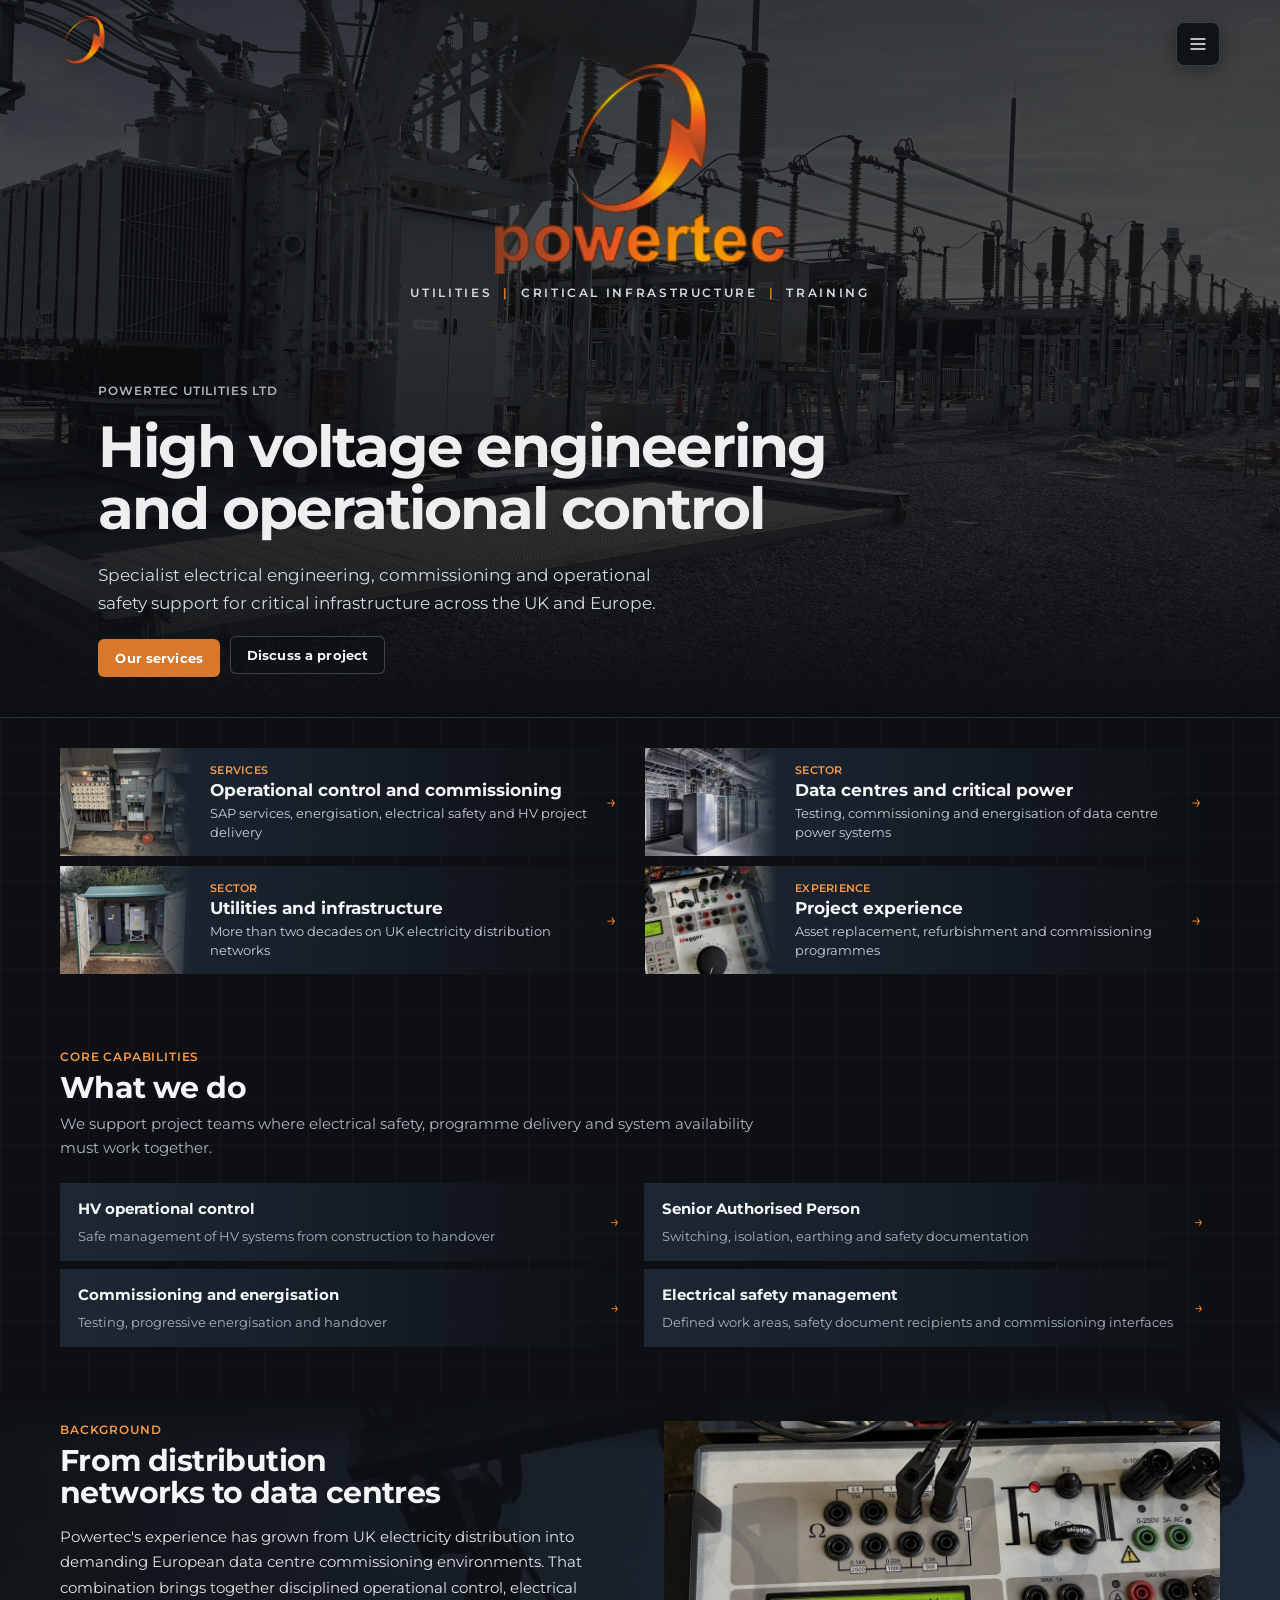
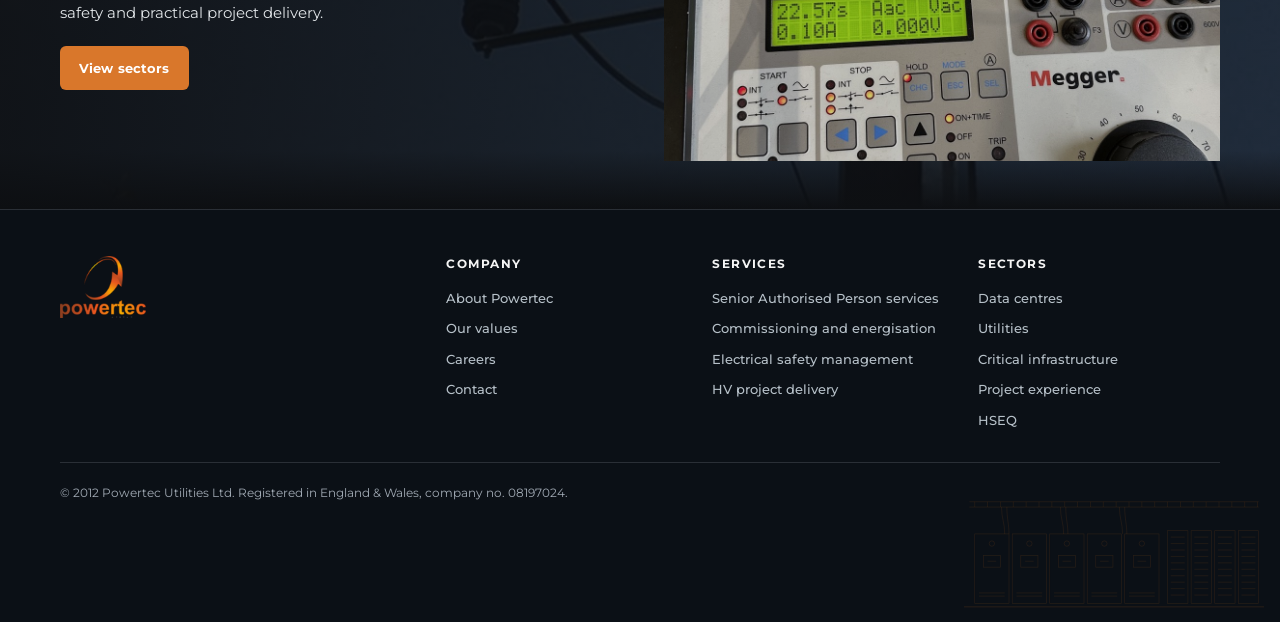
<file: index.html>
<!DOCTYPE html>

<html lang="en-GB">
<head>
<meta charset="utf-8"/>
<meta content="width=device-width, initial-scale=1, viewport-fit=cover" name="viewport"/>
<title>Powertec Utilities Ltd | High Voltage, Critical Power and Operational Control</title>
<meta content="Specialist high voltage engineering, SAP, commissioning and electrical safety support for critical infrastructure." name="description"/>
<meta content="#0D0F12" name="theme-color"/>
<link href="favicon.png" rel="icon" type="image/png"/>
<link href="https://fonts.googleapis.com" rel="preconnect"/>
<link crossorigin="" href="https://fonts.gstatic.com" rel="preconnect"/>
<link href="https://fonts.googleapis.com/css2?family=Montserrat:wght@400;500;600;700;800&amp;family=JetBrains+Mono:wght@500;700&amp;display=swap" rel="stylesheet"/>
<link href="styles.css?v=4" rel="stylesheet"/>
</head>
<body class="biz" data-page="biz-index">
<header class="site-head"><div class="wrap">
<a aria-label="Powertec Utilities homepage" class="site-mark header-home" href="index.html"><img alt="Powertec Utilities" src="mark.png"/></a>
<button aria-controls="menu" aria-expanded="false" aria-label="Open menu" class="menu-btn" id="openMenu"><svg fill="none" stroke="currentColor" stroke-width="2" viewbox="0 0 24 24"><path d="M3 6h18M3 12h18M3 18h18"></path></svg></button>
</div></header>
<div aria-label="Menu" class="menu" hidden="" id="menu" role="dialog">
<div class="top"><a aria-label="Powertec home page" class="site-mark" href="index.html"><img alt="Powertec" src="mark.png"/></a><button aria-label="Close menu" class="menu-btn" id="closeMenu"><svg fill="none" stroke="currentColor" stroke-width="2" viewbox="0 0 24 24"><path d="M5 5l14 14M19 5L5 19"></path></svg></button></div>
<nav aria-label="Main navigation"><a aria-current="page" class="menu-primary" href="index.html">Home</a><details class="menu-group"><summary>About<span aria-hidden="true" class="menu-chevron">⌄</span></summary><div class="menu-subitems"><a class="menu-sub-link" href="about.html">About Powertec</a><a class="menu-sub-link" href="about.html#values">Our values</a></div></details><details class="menu-group"><summary>Services<span aria-hidden="true" class="menu-chevron">⌄</span></summary><div class="menu-subitems"><a class="menu-sub-link" href="services.html">All services</a><a class="menu-sub-link" href="services.html#sap">Senior Authorised Person services</a><a class="menu-sub-link" href="services.html#commissioning">Commissioning and energisation</a><a class="menu-sub-link" href="services.html#safety">Electrical safety management</a><a class="menu-sub-link" href="services.html#projects">HV project delivery</a></div></details><details class="menu-group"><summary>Sectors<span aria-hidden="true" class="menu-chevron">⌄</span></summary><div class="menu-subitems"><a class="menu-sub-link" href="sectors.html">Sector overview</a><a class="menu-sub-link" href="data-centres.html">Data centres and critical infrastructure</a><a class="menu-sub-link" href="utilities.html">Utilities and infrastructure</a></div></details><a class="menu-primary" href="projects.html">Project experience</a><a class="menu-primary" href="hseq.html">HSEQ</a><a class="menu-primary" href="careers.html">Careers</a><a class="menu-primary" href="contact.html">Contact</a></nav>
<p class="note">Powertec Utilities Ltd</p>
</div>
<section class="hero home" style="--photo:url('powertec-entry-background.jpg')"><div class="wrap">
<div aria-label="Powertec Utilities, Critical Infrastructure and Training" class="home-brand-intro">
<a aria-label="Powertec Utilities homepage" class="home-logo-link" href="index.html"><img alt="Powertec" class="home-brand-logo" src="logo-stack.png"/></a>
<div class="home-brand-services">UTILITIES <span>|</span> CRITICAL INFRASTRUCTURE <span>|</span> TRAINING</div>
</div>
<div class="home-system-title">
<div class="kicker">Powertec Utilities Ltd</div>
<h1 class="mega">High voltage engineering<br/>and operational control</h1>
<p class="lead">Specialist electrical engineering, commissioning and operational safety support for critical infrastructure across the UK and Europe.</p>
<div class="cta biz-cta"><a class="btn primary" href="services.html">Our services</a><a class="btn ghost" href="contact.html">Discuss a project</a></div>
</div>
</div></section>
<main><section class="block"><div class="wrap"><div class="launch-grid">
<a class="launch" href="services.html"><span aria-hidden="true" class="launch-img" style="background-image:url('switchgear-01.jpg')"></span><span class="launch-copy"><span class="launch-tag">Services</span><strong>Operational control and commissioning</strong><span class="launch-desc">SAP services, energisation, electrical safety and HV project delivery</span></span><span aria-hidden="true" class="launch-arrow">→</span></a>
<a class="launch" href="data-centres.html"><span aria-hidden="true" class="launch-img" style="background-image:url('dc-hall.jpg')"></span><span class="launch-copy"><span class="launch-tag">Sector</span><strong>Data centres and critical power</strong><span class="launch-desc">Testing, commissioning and energisation of data centre power systems</span></span><span aria-hidden="true" class="launch-arrow">→</span></a>
<a class="launch" href="utilities.html"><span aria-hidden="true" class="launch-img" style="background-image:url('substation-01.jpg')"></span><span class="launch-copy"><span class="launch-tag">Sector</span><strong>Utilities and infrastructure</strong><span class="launch-desc">More than two decades on UK electricity distribution networks</span></span><span aria-hidden="true" class="launch-arrow">→</span></a>
<a class="launch" href="projects.html"><span aria-hidden="true" class="launch-img" style="background-image:url('testing-04.jpg')"></span><span class="launch-copy"><span class="launch-tag">Experience</span><strong>Project experience</strong><span class="launch-desc">Asset replacement, refurbishment and commissioning programmes</span></span><span aria-hidden="true" class="launch-arrow">→</span></a>
</div></div></section><section class="block"><div class="wrap"><div class="registers-intro"><div><div class="eyebrow">Core capabilities</div><h2>What we do</h2><p>We support project teams where electrical safety, programme delivery and system availability must work together.</p></div></div><div class="dashboard-links registers-grid"><a href="services.html"><strong>HV operational control</strong><span>Safe management of HV systems from construction to handover</span><i>→</i></a><a href="services.html#sap"><strong>Senior Authorised Person</strong><span>Switching, isolation, earthing and safety documentation</span><i>→</i></a><a href="services.html#commissioning"><strong>Commissioning and energisation</strong><span>Testing, progressive energisation and handover</span><i>→</i></a><a href="services.html#safety"><strong>Electrical safety management</strong><span>Defined work areas, safety document recipients and commissioning interfaces</span><i>→</i></a></div></div></section><section class="block bgfade-sec" data-bg="dno-n13.jpg,dno-p13.jpg,dno-p01.jpg,dno-n11.jpg,dno-p11.jpg"><div class="wrap"><div class="biz-split">
<div><div class="registers-intro"><div><div class="eyebrow">Background</div><h2>From distribution networks to data centres</h2></div></div>
<div class="prose"><p>Powertec's experience has grown from UK electricity distribution into demanding European data centre commissioning environments. That combination brings together disciplined operational control, electrical safety and practical project delivery.</p></div>
<a class="btn primary" href="sectors.html">View sectors</a></div>
<figure class="photo-band biz-photo"><img alt="Relay test set connected for secondary injection testing" loading="lazy" src="testing-05.jpg"/></figure></div></div></section></main>
<footer class="site-foot"><div class="wrap">
<a aria-label="Powertec home page" class="foot-brand" href="index.html"><img alt="Powertec" src="logo-stack.png"/></a>
<div class="foot-links">
<div class="foot-col"><h3>Company</h3><a href="about.html">About Powertec</a><a href="about.html#values">Our values</a><a href="careers.html">Careers</a><a href="contact.html">Contact</a></div>
<div class="foot-col"><h3>Services</h3><a href="services.html#sap">Senior Authorised Person services</a><a href="services.html#commissioning">Commissioning and energisation</a><a href="services.html#safety">Electrical safety management</a><a href="services.html#projects">HV project delivery</a></div>
<div class="foot-col"><h3>Sectors</h3><a href="data-centres.html">Data centres</a><a href="utilities.html">Utilities</a><a href="sectors.html">Critical infrastructure</a><a href="projects.html">Project experience</a><a href="hseq.html">HSEQ</a></div>
</div>
<p class="foot-legal">© 2012 Powertec Utilities Ltd. Registered in England &amp; Wales, company no. 08197024.</p>
</div></footer>
<script src="site.js?v=4"></script>
</body>
</html>
</file>
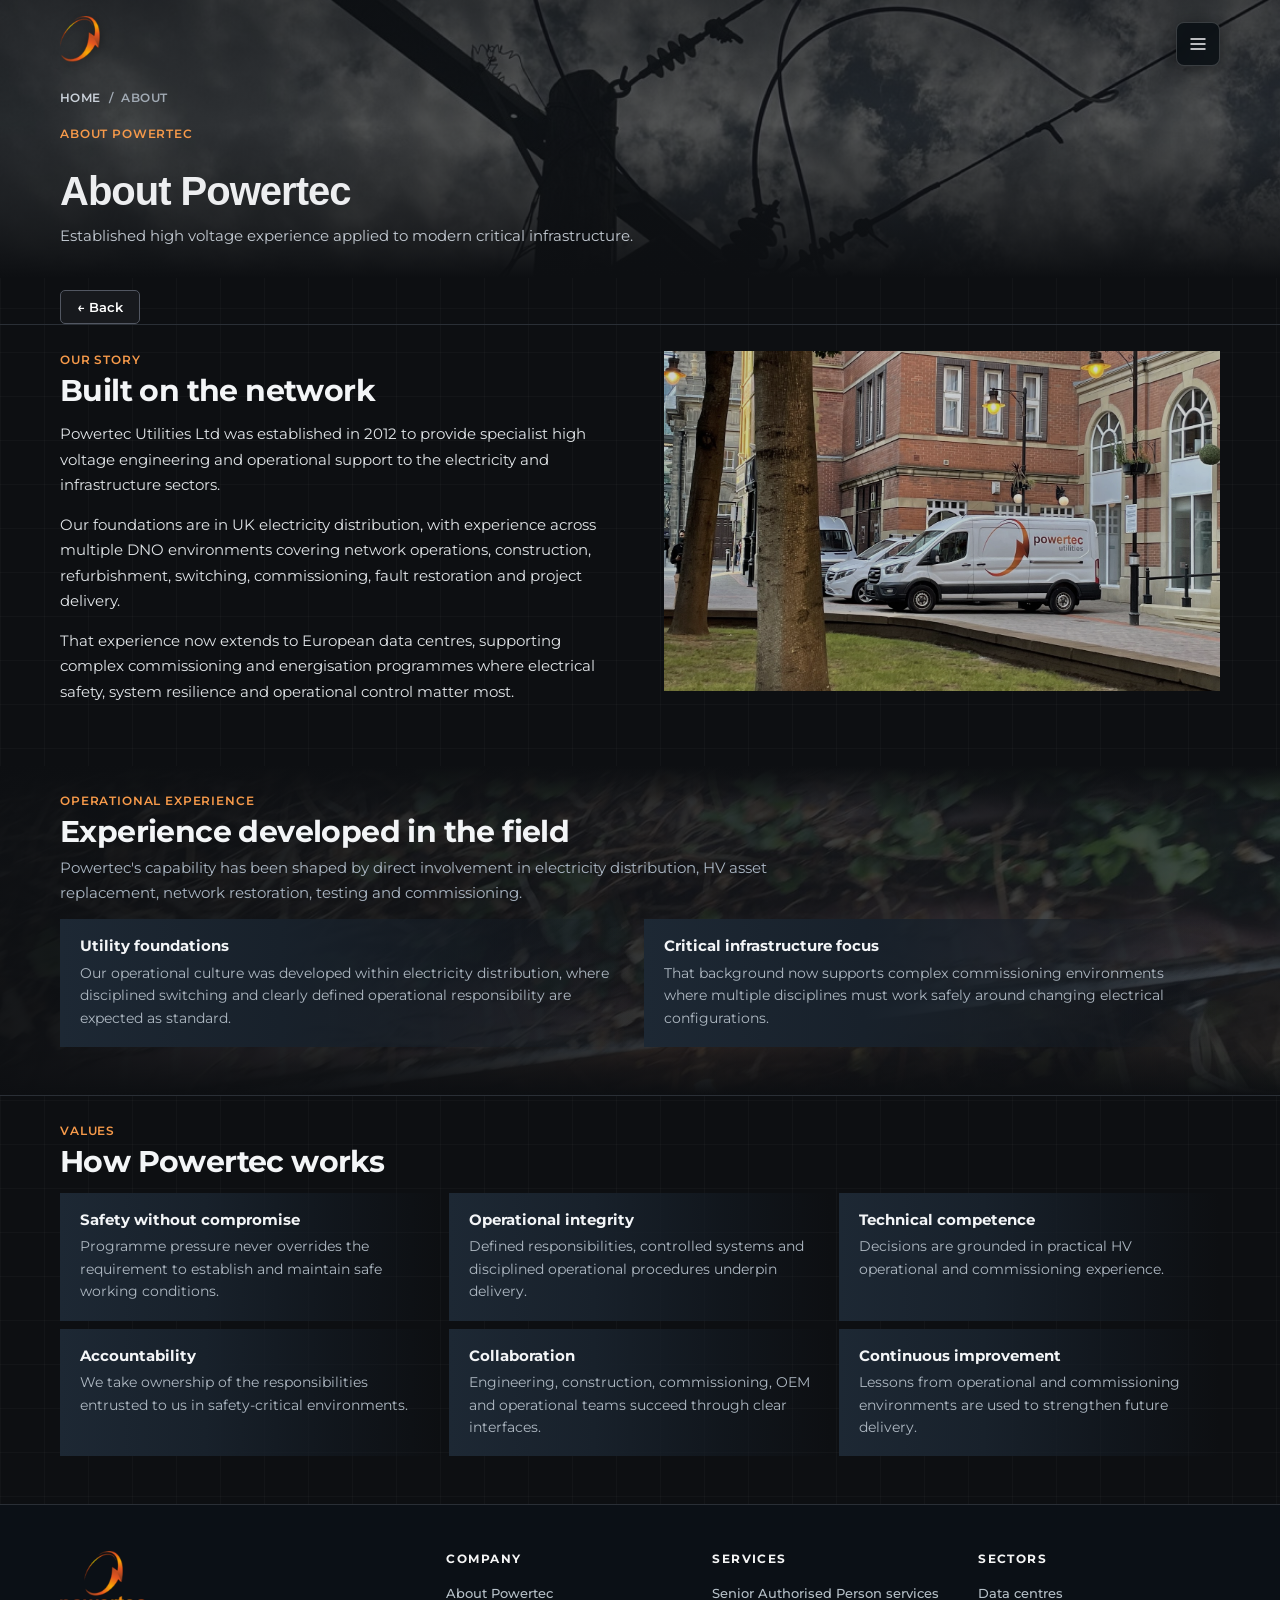
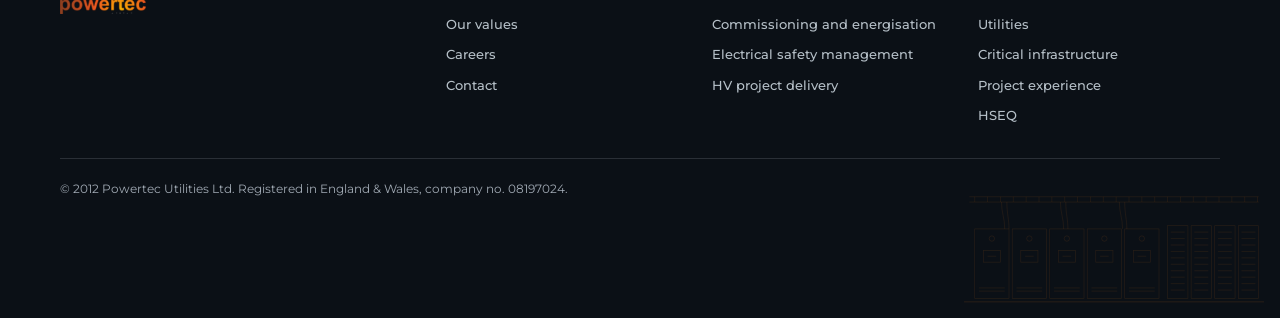
<file: about.html>
<!DOCTYPE html>

<html lang="en-GB">
<head>
<meta charset="utf-8"/>
<meta content="width=device-width, initial-scale=1, viewport-fit=cover" name="viewport"/>
<title>About | Powertec Utilities Ltd</title>
<meta content="Powertec Utilities Ltd company profile, and values." name="description"/>
<meta content="#0D0F12" name="theme-color"/>
<link href="favicon.png" rel="icon" type="image/png"/>
<link href="https://fonts.googleapis.com" rel="preconnect"/>
<link crossorigin="" href="https://fonts.gstatic.com" rel="preconnect"/>
<link href="https://fonts.googleapis.com/css2?family=Montserrat:wght@400;500;600;700;800&amp;family=JetBrains+Mono:wght@500;700&amp;display=swap" rel="stylesheet"/>
<link href="styles.css?v=4" rel="stylesheet"/>
</head>
<body class="biz" data-page="biz-about">
<header class="site-head"><div class="wrap">
<a aria-label="Powertec home page" class="site-mark" href="index.html"><img alt="Powertec" src="mark.png"/></a>
<button aria-controls="menu" aria-expanded="false" aria-label="Open menu" class="menu-btn" id="openMenu"><svg fill="none" stroke="currentColor" stroke-width="2" viewbox="0 0 24 24"><path d="M3 6h18M3 12h18M3 18h18"></path></svg></button>
</div></header>
<div aria-label="Menu" class="menu" hidden="" id="menu" role="dialog">
<div class="top"><a aria-label="Powertec home page" class="site-mark" href="index.html"><img alt="Powertec" src="mark.png"/></a><button aria-label="Close menu" class="menu-btn" id="closeMenu"><svg fill="none" stroke="currentColor" stroke-width="2" viewbox="0 0 24 24"><path d="M5 5l14 14M19 5L5 19"></path></svg></button></div>
<nav aria-label="Main navigation"><a class="menu-primary" href="index.html">Home</a><details class="menu-group" open=""><summary>About<span aria-hidden="true" class="menu-chevron">⌄</span></summary><div class="menu-subitems"><a aria-current="page" class="menu-sub-link" href="about.html">About Powertec</a><a class="menu-sub-link" href="about.html#values">Our values</a></div></details><details class="menu-group"><summary>Services<span aria-hidden="true" class="menu-chevron">⌄</span></summary><div class="menu-subitems"><a class="menu-sub-link" href="services.html">All services</a><a class="menu-sub-link" href="services.html#sap">Senior Authorised Person services</a><a class="menu-sub-link" href="services.html#commissioning">Commissioning and energisation</a><a class="menu-sub-link" href="services.html#safety">Electrical safety management</a><a class="menu-sub-link" href="services.html#projects">HV project delivery</a></div></details><details class="menu-group"><summary>Sectors<span aria-hidden="true" class="menu-chevron">⌄</span></summary><div class="menu-subitems"><a class="menu-sub-link" href="sectors.html">Sector overview</a><a class="menu-sub-link" href="data-centres.html">Data centres and critical infrastructure</a><a class="menu-sub-link" href="utilities.html">Utilities and infrastructure</a></div></details><a class="menu-primary" href="projects.html">Project experience</a><a class="menu-primary" href="hseq.html">HSEQ</a><a class="menu-primary" href="careers.html">Careers</a><a class="menu-primary" href="contact.html">Contact</a></nav>
<p class="note">Powertec Utilities Ltd</p>
</div>
<section class="hero" style="--photo:url('overhead-01.jpg')"><span aria-hidden="true" class="orb"></span><div class="wrap">
<nav class="crumbs"><a href="index.html">Home</a><span>/</span><span>About</span></nav>
<div class="kicker orange">About Powertec</div>
<h1>About Powertec</h1>
<p class="lead">Established high voltage experience applied to modern critical infrastructure.</p>
</div></section>
<main><div class="wrap universal-back"><button aria-label="Go back to the previous page" class="back-nav" id="pageBack" type="button">← Back</button></div><section class="block"><div class="wrap"><div class="biz-split">
<div><div class="registers-intro"><div><div class="eyebrow">Our story</div><h2>Built on the network</h2></div></div>
<div class="prose"><p>Powertec Utilities Ltd was established in 2012 to provide specialist high voltage engineering and operational support to the electricity and infrastructure sectors.</p>
<p>Our foundations are in UK electricity distribution, with experience across multiple DNO environments covering network operations, construction, refurbishment, switching, commissioning, fault restoration and project delivery.</p>
<p>That experience now extends to European data centres, supporting complex commissioning and energisation programmes where electrical safety, system resilience and operational control matter most.</p></div></div>
<div><figure class="photo-band biz-photo"><img alt="Powertec Utilities vehicle on location" loading="lazy" src="brand-van.jpg"/></figure></div></div></div></section><section class="block bgfade-sec" data-bg="dno-m02.jpg,dno-n02.jpg,dno-m03.jpg,dno-n09.jpg,dno-m05.jpg"><div class="wrap"><div class="registers-intro"><div><div class="eyebrow">Operational experience</div><h2>Experience developed in the field</h2><p>Powertec's capability has been shaped by direct involvement in electricity distribution, HV asset replacement, network restoration, testing and commissioning.</p></div></div><div class="biz-grid c2"><article class="panel"><h3>Utility foundations</h3><p>Our operational culture was developed within electricity distribution, where disciplined switching and clearly defined operational responsibility are expected as standard.</p></article><article class="panel"><h3>Critical infrastructure focus</h3><p>That background now supports complex commissioning environments where multiple disciplines must work safely around changing electrical configurations.</p></article></div></div></section><div id="values"></div><section class="block"><div class="wrap"><div class="registers-intro"><div><div class="eyebrow">Values</div><h2>How Powertec works</h2></div></div><div class="biz-grid c3"><article class="panel"><h3>Safety without compromise</h3><p>Programme pressure never overrides the requirement to establish and maintain safe working conditions.</p></article><article class="panel"><h3>Operational integrity</h3><p>Defined responsibilities, controlled systems and disciplined operational procedures underpin delivery.</p></article><article class="panel"><h3>Technical competence</h3><p>Decisions are grounded in practical HV operational and commissioning experience.</p></article><article class="panel"><h3>Accountability</h3><p>We take ownership of the responsibilities entrusted to us in safety-critical environments.</p></article><article class="panel"><h3>Collaboration</h3><p>Engineering, construction, commissioning, OEM and operational teams succeed through clear interfaces.</p></article><article class="panel"><h3>Continuous improvement</h3><p>Lessons from operational and commissioning environments are used to strengthen future delivery.</p></article></div></div></section></main>
<footer class="site-foot"><div class="wrap">
<a aria-label="Powertec home page" class="foot-brand" href="index.html"><img alt="Powertec" src="logo-stack.png"/></a>
<div class="foot-links">
<div class="foot-col"><h3>Company</h3><a href="about.html">About Powertec</a><a href="about.html#values">Our values</a><a href="careers.html">Careers</a><a href="contact.html">Contact</a></div>
<div class="foot-col"><h3>Services</h3><a href="services.html#sap">Senior Authorised Person services</a><a href="services.html#commissioning">Commissioning and energisation</a><a href="services.html#safety">Electrical safety management</a><a href="services.html#projects">HV project delivery</a></div>
<div class="foot-col"><h3>Sectors</h3><a href="data-centres.html">Data centres</a><a href="utilities.html">Utilities</a><a href="sectors.html">Critical infrastructure</a><a href="projects.html">Project experience</a><a href="hseq.html">HSEQ</a></div>
</div>
<p class="foot-legal">© 2012 Powertec Utilities Ltd. Registered in England &amp; Wales, company no. 08197024.</p>
</div></footer>
<script src="site.js?v=4"></script>
</body>
</html>
</file>
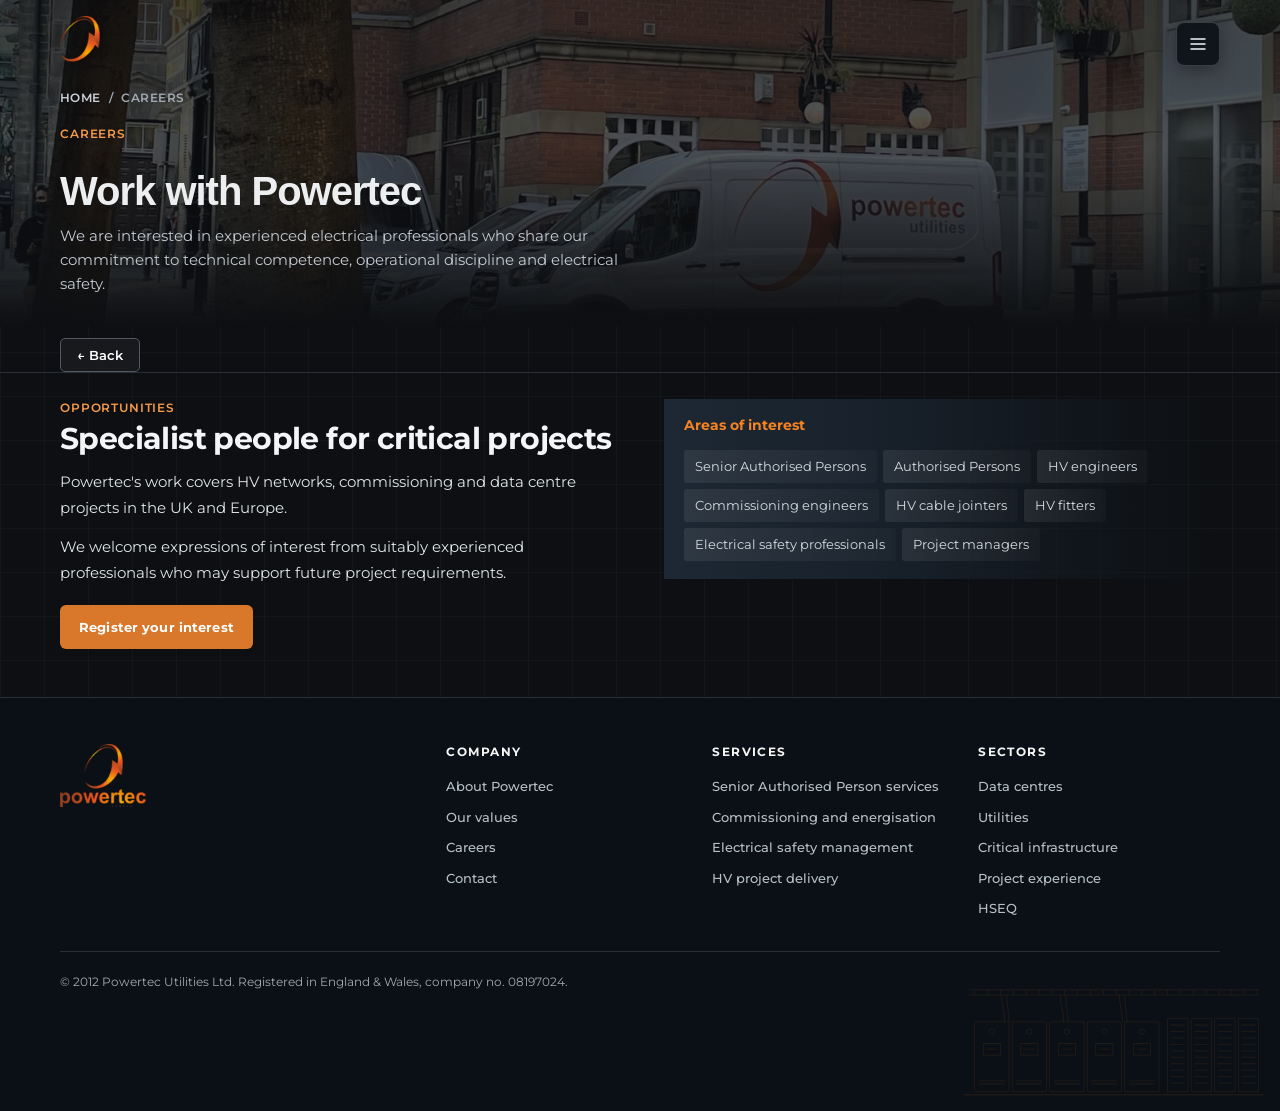
<file: careers.html>
<!DOCTYPE html>

<html lang="en-GB">
<head>
<meta charset="utf-8"/>
<meta content="width=device-width, initial-scale=1, viewport-fit=cover" name="viewport"/>
<title>Careers | Powertec Utilities Ltd</title>
<meta content="Register your interest in working with Powertec." name="description"/>
<meta content="#0D0F12" name="theme-color"/>
<link href="favicon.png" rel="icon" type="image/png"/>
<link href="https://fonts.googleapis.com" rel="preconnect"/>
<link crossorigin="" href="https://fonts.gstatic.com" rel="preconnect"/>
<link href="https://fonts.googleapis.com/css2?family=Montserrat:wght@400;500;600;700;800&amp;family=JetBrains+Mono:wght@500;700&amp;display=swap" rel="stylesheet"/>
<link href="styles.css?v=4" rel="stylesheet"/>
</head>
<body class="biz" data-page="biz-careers">
<header class="site-head"><div class="wrap">
<a aria-label="Powertec home page" class="site-mark" href="index.html"><img alt="Powertec" src="mark.png"/></a>
<button aria-controls="menu" aria-expanded="false" aria-label="Open menu" class="menu-btn" id="openMenu"><svg fill="none" stroke="currentColor" stroke-width="2" viewbox="0 0 24 24"><path d="M3 6h18M3 12h18M3 18h18"></path></svg></button>
</div></header>
<div aria-label="Menu" class="menu" hidden="" id="menu" role="dialog">
<div class="top"><a aria-label="Powertec home page" class="site-mark" href="index.html"><img alt="Powertec" src="mark.png"/></a><button aria-label="Close menu" class="menu-btn" id="closeMenu"><svg fill="none" stroke="currentColor" stroke-width="2" viewbox="0 0 24 24"><path d="M5 5l14 14M19 5L5 19"></path></svg></button></div>
<nav aria-label="Main navigation"><a class="menu-primary" href="index.html">Home</a><details class="menu-group"><summary>About<span aria-hidden="true" class="menu-chevron">⌄</span></summary><div class="menu-subitems"><a class="menu-sub-link" href="about.html">About Powertec</a><a class="menu-sub-link" href="about.html#values">Our values</a></div></details><details class="menu-group"><summary>Services<span aria-hidden="true" class="menu-chevron">⌄</span></summary><div class="menu-subitems"><a class="menu-sub-link" href="services.html">All services</a><a class="menu-sub-link" href="services.html#sap">Senior Authorised Person services</a><a class="menu-sub-link" href="services.html#commissioning">Commissioning and energisation</a><a class="menu-sub-link" href="services.html#safety">Electrical safety management</a><a class="menu-sub-link" href="services.html#projects">HV project delivery</a></div></details><details class="menu-group"><summary>Sectors<span aria-hidden="true" class="menu-chevron">⌄</span></summary><div class="menu-subitems"><a class="menu-sub-link" href="sectors.html">Sector overview</a><a class="menu-sub-link" href="data-centres.html">Data centres and critical infrastructure</a><a class="menu-sub-link" href="utilities.html">Utilities and infrastructure</a></div></details><a class="menu-primary" href="projects.html">Project experience</a><a class="menu-primary" href="hseq.html">HSEQ</a><a aria-current="page" class="menu-primary" href="careers.html">Careers</a><a class="menu-primary" href="contact.html">Contact</a></nav>
<p class="note">Powertec Utilities Ltd</p>
</div>
<section class="hero" style="--photo:url('brand-van.jpg')"><span aria-hidden="true" class="orb"></span><div class="wrap">
<nav class="crumbs"><a href="index.html">Home</a><span>/</span><span>Careers</span></nav>
<div class="kicker orange">Careers</div>
<h1>Work with Powertec</h1>
<p class="lead">We are interested in experienced electrical professionals who share our commitment to technical competence, operational discipline and electrical safety.</p>
</div></section>
<main><div class="wrap universal-back"><button aria-label="Go back to the previous page" class="back-nav" id="pageBack" type="button">← Back</button></div><section class="block"><div class="wrap"><div class="biz-split"><div><div class="registers-intro"><div><div class="eyebrow">Opportunities</div><h2>Specialist people for critical projects</h2></div></div>
<div class="prose"><p>Powertec's work covers HV networks, commissioning and data centre projects in the UK and Europe.</p>
<p>We welcome expressions of interest from suitably experienced professionals who may support future project requirements.</p></div>
<a class="btn primary" href="contact.html">Register your interest</a></div>
<div class="panel"><h3>Areas of interest</h3><ul class="taglist"><li>Senior Authorised Persons</li><li>Authorised Persons</li><li>HV engineers</li><li>Commissioning engineers</li><li>HV cable jointers</li><li>HV fitters</li><li>Electrical safety professionals</li><li>Project managers</li></ul></div></div></div></section></main>
<footer class="site-foot"><div class="wrap">
<a aria-label="Powertec home page" class="foot-brand" href="index.html"><img alt="Powertec" src="logo-stack.png"/></a>
<div class="foot-links">
<div class="foot-col"><h3>Company</h3><a href="about.html">About Powertec</a><a href="about.html#values">Our values</a><a href="careers.html">Careers</a><a href="contact.html">Contact</a></div>
<div class="foot-col"><h3>Services</h3><a href="services.html#sap">Senior Authorised Person services</a><a href="services.html#commissioning">Commissioning and energisation</a><a href="services.html#safety">Electrical safety management</a><a href="services.html#projects">HV project delivery</a></div>
<div class="foot-col"><h3>Sectors</h3><a href="data-centres.html">Data centres</a><a href="utilities.html">Utilities</a><a href="sectors.html">Critical infrastructure</a><a href="projects.html">Project experience</a><a href="hseq.html">HSEQ</a></div>
</div>
<p class="foot-legal">© 2012 Powertec Utilities Ltd. Registered in England &amp; Wales, company no. 08197024.</p>
</div></footer>
<script src="site.js?v=4"></script>
</body>
</html>
</file>
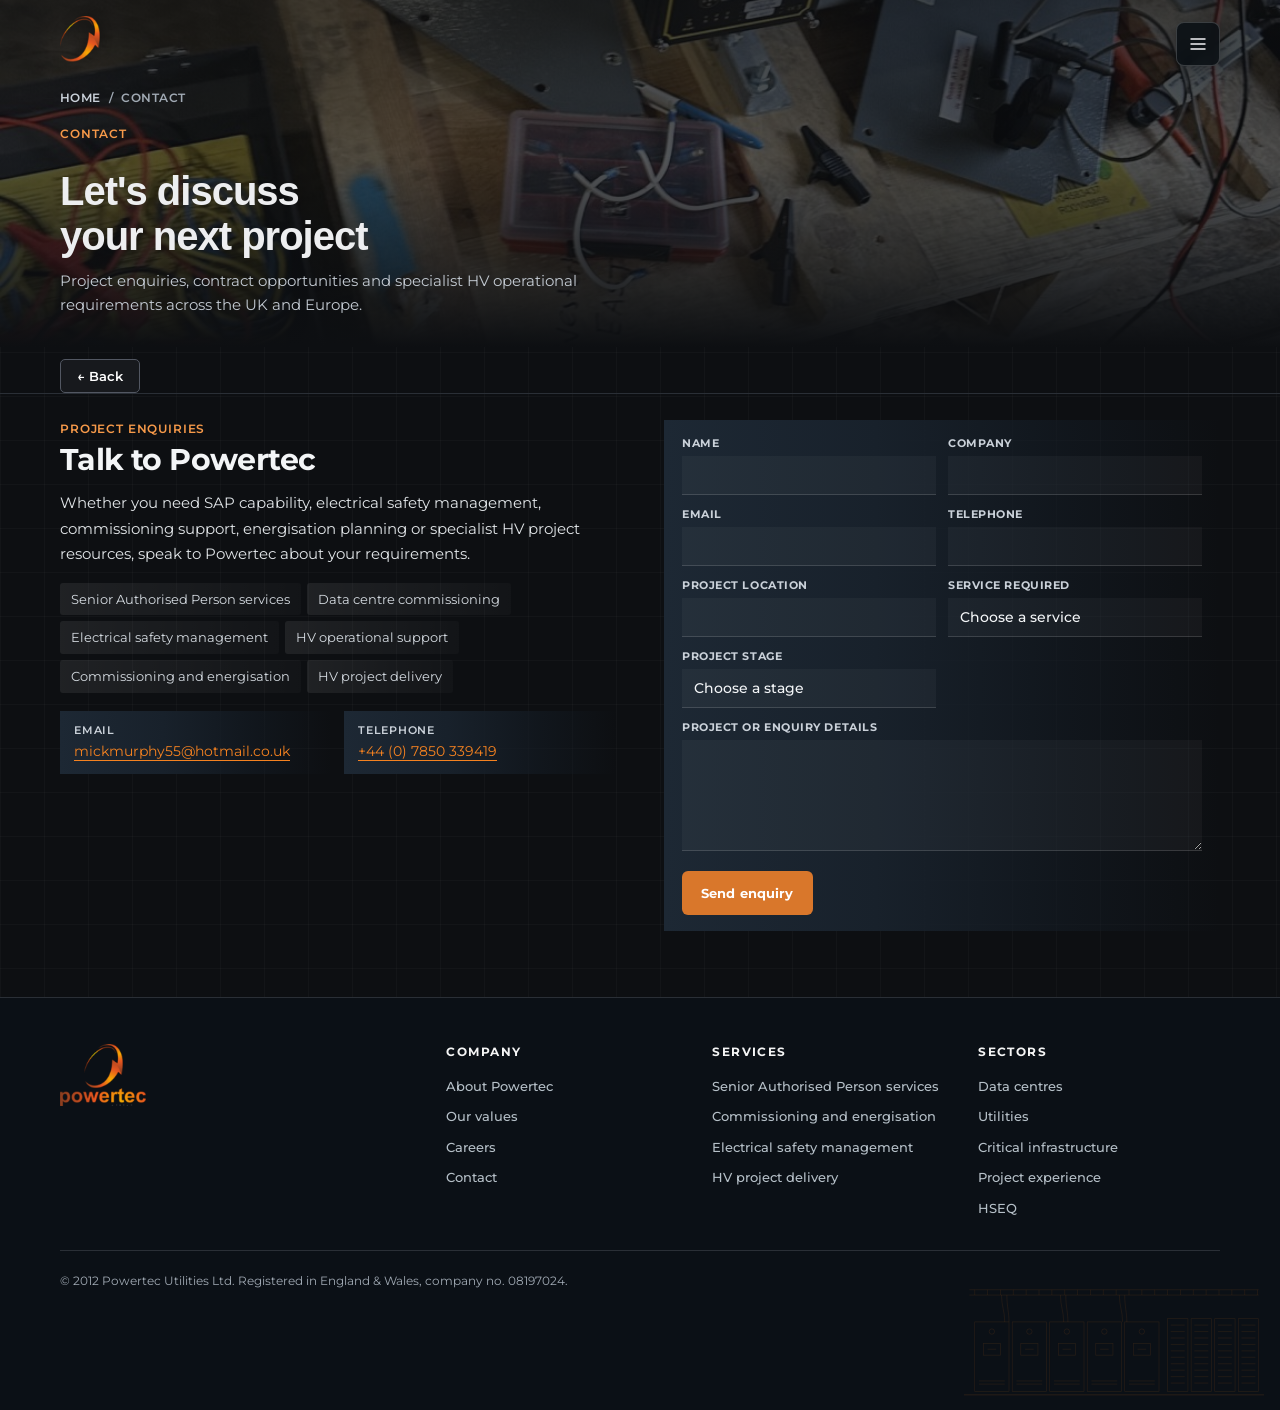
<file: contact.html>
<!DOCTYPE html>

<html lang="en-GB">
<head>
<meta charset="utf-8"/>
<meta content="width=device-width, initial-scale=1, viewport-fit=cover" name="viewport"/>
<title>Contact | Powertec Utilities Ltd</title>
<meta content="Project enquiries, contract opportunities and specialist HV requirements." name="description"/>
<meta content="#0D0F12" name="theme-color"/>
<link href="favicon.png" rel="icon" type="image/png"/>
<link href="https://fonts.googleapis.com" rel="preconnect"/>
<link crossorigin="" href="https://fonts.gstatic.com" rel="preconnect"/>
<link href="https://fonts.googleapis.com/css2?family=Montserrat:wght@400;500;600;700;800&amp;family=JetBrains+Mono:wght@500;700&amp;display=swap" rel="stylesheet"/>
<link href="styles.css?v=4" rel="stylesheet"/>
</head>
<body class="biz" data-page="biz-contact">
<header class="site-head"><div class="wrap">
<a aria-label="Powertec home page" class="site-mark" href="index.html"><img alt="Powertec" src="mark.png"/></a>
<button aria-controls="menu" aria-expanded="false" aria-label="Open menu" class="menu-btn" id="openMenu"><svg fill="none" stroke="currentColor" stroke-width="2" viewbox="0 0 24 24"><path d="M3 6h18M3 12h18M3 18h18"></path></svg></button>
</div></header>
<div aria-label="Menu" class="menu" hidden="" id="menu" role="dialog">
<div class="top"><a aria-label="Powertec home page" class="site-mark" href="index.html"><img alt="Powertec" src="mark.png"/></a><button aria-label="Close menu" class="menu-btn" id="closeMenu"><svg fill="none" stroke="currentColor" stroke-width="2" viewbox="0 0 24 24"><path d="M5 5l14 14M19 5L5 19"></path></svg></button></div>
<nav aria-label="Main navigation"><a class="menu-primary" href="index.html">Home</a><details class="menu-group"><summary>About<span aria-hidden="true" class="menu-chevron">⌄</span></summary><div class="menu-subitems"><a class="menu-sub-link" href="about.html">About Powertec</a><a class="menu-sub-link" href="about.html#values">Our values</a></div></details><details class="menu-group"><summary>Services<span aria-hidden="true" class="menu-chevron">⌄</span></summary><div class="menu-subitems"><a class="menu-sub-link" href="services.html">All services</a><a class="menu-sub-link" href="services.html#sap">Senior Authorised Person services</a><a class="menu-sub-link" href="services.html#commissioning">Commissioning and energisation</a><a class="menu-sub-link" href="services.html#safety">Electrical safety management</a><a class="menu-sub-link" href="services.html#projects">HV project delivery</a></div></details><details class="menu-group"><summary>Sectors<span aria-hidden="true" class="menu-chevron">⌄</span></summary><div class="menu-subitems"><a class="menu-sub-link" href="sectors.html">Sector overview</a><a class="menu-sub-link" href="data-centres.html">Data centres and critical infrastructure</a><a class="menu-sub-link" href="utilities.html">Utilities and infrastructure</a></div></details><a class="menu-primary" href="projects.html">Project experience</a><a class="menu-primary" href="hseq.html">HSEQ</a><a class="menu-primary" href="careers.html">Careers</a><a aria-current="page" class="menu-primary" href="contact.html">Contact</a></nav>
<p class="note">Powertec Utilities Ltd</p>
</div>
<section class="hero" style="--photo:url('testing-03.jpg')"><span aria-hidden="true" class="orb"></span><div class="wrap">
<nav class="crumbs"><a href="index.html">Home</a><span>/</span><span>Contact</span></nav>
<div class="kicker orange">Contact</div>
<h1>Let's discuss your next project</h1>
<p class="lead">Project enquiries, contract opportunities and specialist HV operational requirements across the UK and Europe.</p>
</div></section>
<main><div class="wrap universal-back"><button aria-label="Go back to the previous page" class="back-nav" id="pageBack" type="button">← Back</button></div><section class="block"><div class="wrap"><div class="biz-split"><div><div class="registers-intro"><div><div class="eyebrow">Project enquiries</div><h2>Talk to Powertec</h2></div></div>
<div class="prose"><p>Whether you need SAP capability, electrical safety management, commissioning support, energisation planning or specialist HV project resources, speak to Powertec about your requirements.</p></div>
<ul class="taglist"><li>Senior Authorised Person services</li><li>Data centre commissioning</li><li>Electrical safety management</li><li>HV operational support</li><li>Commissioning and energisation</li><li>HV project delivery</li></ul>
<dl class="proc-notes biz-contact"><div><dt>Email</dt><dd><a class="plink txt" href="mailto:mickmurphy55@hotmail.co.uk">mickmurphy55@hotmail.co.uk</a></dd></div><div><dt>Telephone</dt><dd><a class="plink txt" href="tel:+447850339419">+44 (0) 7850 339419</a></dd></div></dl></div>
<form action="mailto:mickmurphy55@hotmail.co.uk" class="finder biz-form" enctype="text/plain" method="post">
<div class="finder-fields">
<label class="f"><span>Name</span><input name="Name" required=""/></label>
<label class="f"><span>Company</span><input name="Company"/></label>
<label class="f"><span>Email</span><input name="Email" required="" type="email"/></label>
<label class="f"><span>Telephone</span><input name="Telephone"/></label>
<label class="f"><span>Project location</span><input name="Location"/></label>
<label class="f"><span>Service required</span><select name="Service"><option value="">Choose a service</option><option>Senior Authorised Person services</option><option>Commissioning and energisation</option><option>Electrical safety management</option><option>HV project delivery</option></select></label>
<label class="f"><span>Project stage</span><select name="Stage"><option value="">Choose a stage</option><option>Pre-construction</option><option>Construction</option><option>Commissioning</option><option>Energisation</option><option>Operational</option></select></label>
</div>
<label class="f biz-msg"><span>Project or enquiry details</span><textarea name="Message" required="" rows="5"></textarea></label>
<div class="finder-actions"><button class="btn primary" type="submit">Send enquiry</button></div>
</form></div></div></section></main>
<footer class="site-foot"><div class="wrap">
<a aria-label="Powertec home page" class="foot-brand" href="index.html"><img alt="Powertec" src="logo-stack.png"/></a>
<div class="foot-links">
<div class="foot-col"><h3>Company</h3><a href="about.html">About Powertec</a><a href="about.html#values">Our values</a><a href="careers.html">Careers</a><a href="contact.html">Contact</a></div>
<div class="foot-col"><h3>Services</h3><a href="services.html#sap">Senior Authorised Person services</a><a href="services.html#commissioning">Commissioning and energisation</a><a href="services.html#safety">Electrical safety management</a><a href="services.html#projects">HV project delivery</a></div>
<div class="foot-col"><h3>Sectors</h3><a href="data-centres.html">Data centres</a><a href="utilities.html">Utilities</a><a href="sectors.html">Critical infrastructure</a><a href="projects.html">Project experience</a><a href="hseq.html">HSEQ</a></div>
</div>
<p class="foot-legal">© 2012 Powertec Utilities Ltd. Registered in England &amp; Wales, company no. 08197024.</p>
</div></footer>
<script src="site.js?v=4"></script>
</body>
</html>
</file>
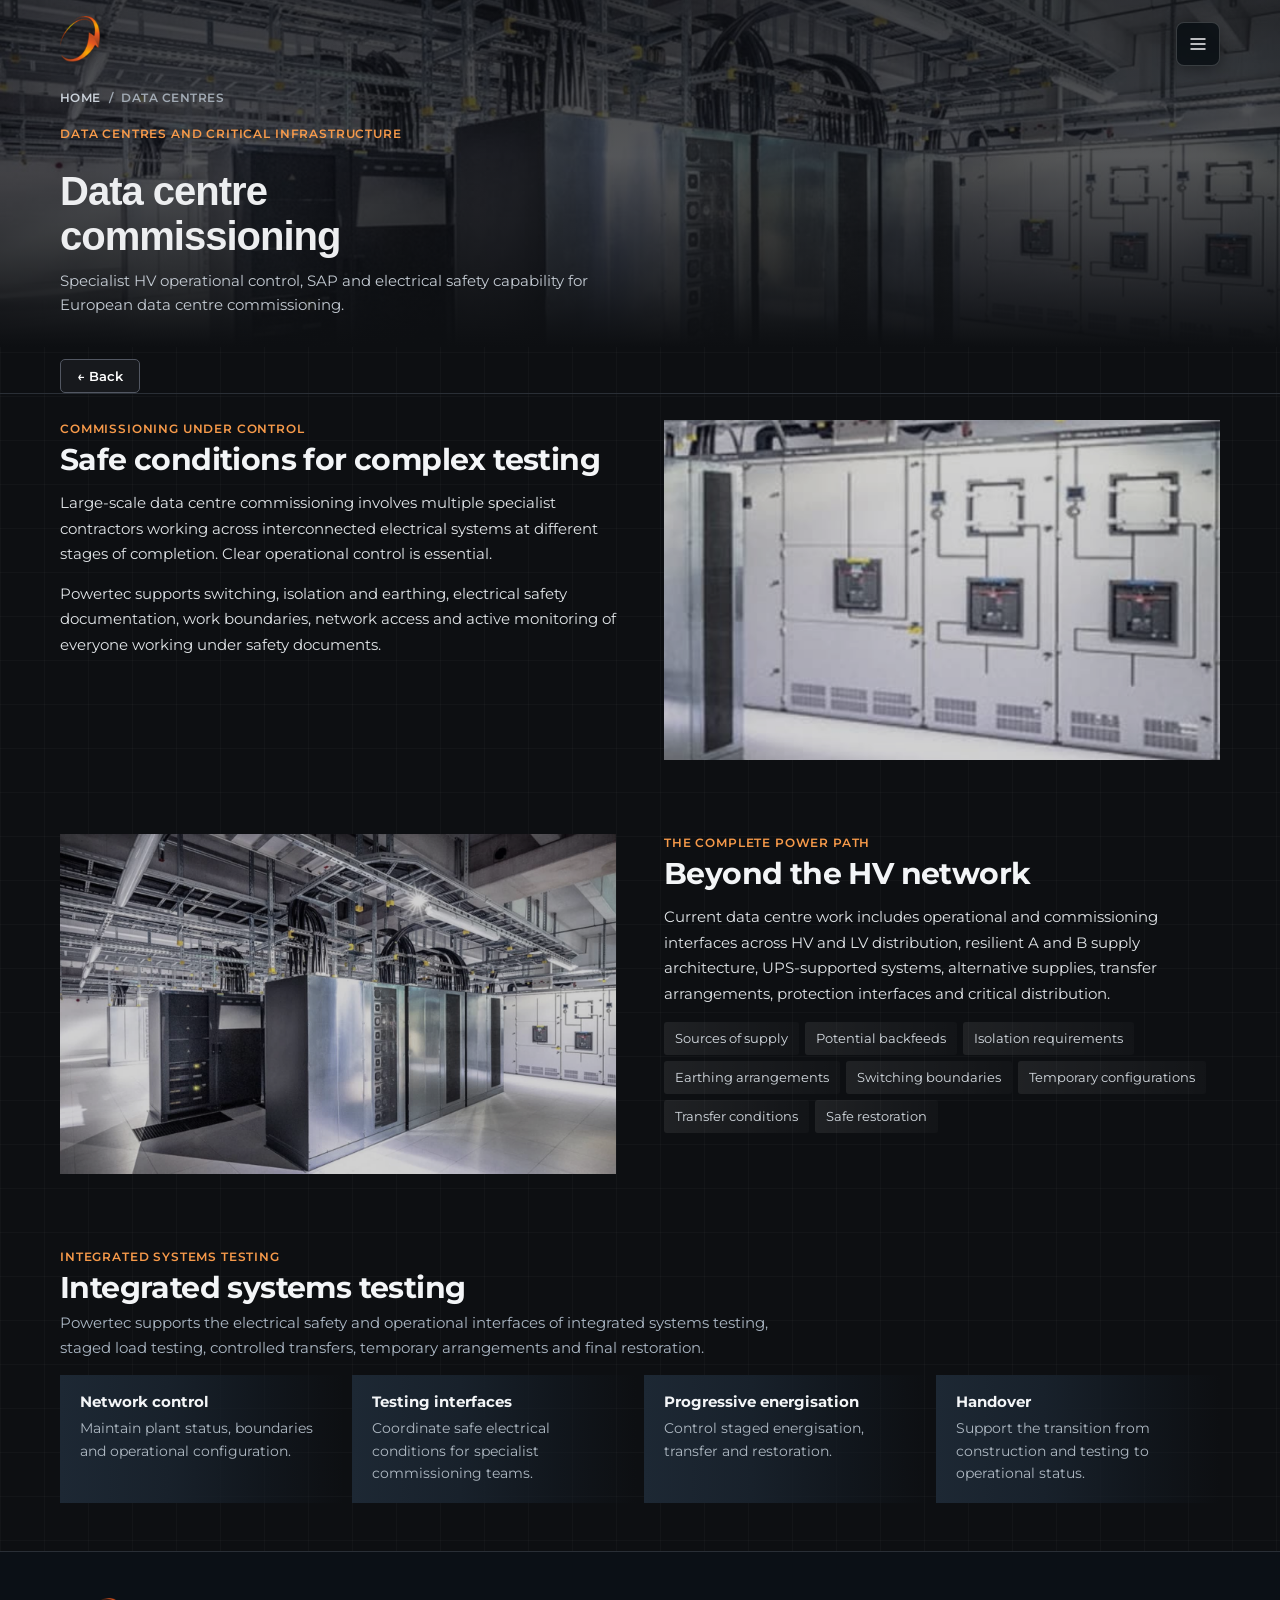
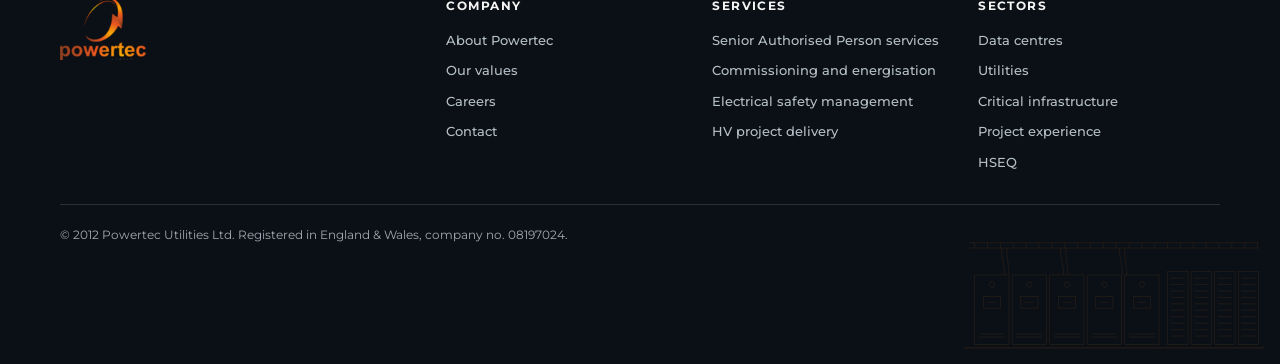
<file: data-centres.html>
<!DOCTYPE html>

<html lang="en-GB">
<head>
<meta charset="utf-8"/>
<meta content="width=device-width, initial-scale=1, viewport-fit=cover" name="viewport"/>
<title>Data Centres and Critical Infrastructure | Powertec Utilities Ltd</title>
<meta content="Specialist HV operational control, SAP and electrical safety capability for European data centre commissioning." name="description"/>
<meta content="#0D0F12" name="theme-color"/>
<link href="favicon.png" rel="icon" type="image/png"/>
<link href="https://fonts.googleapis.com" rel="preconnect"/>
<link crossorigin="" href="https://fonts.gstatic.com" rel="preconnect"/>
<link href="https://fonts.googleapis.com/css2?family=Montserrat:wght@400;500;600;700;800&amp;family=JetBrains+Mono:wght@500;700&amp;display=swap" rel="stylesheet"/>
<link href="styles.css?v=4" rel="stylesheet"/>
</head>
<body class="biz" data-page="biz-data-centres">
<header class="site-head"><div class="wrap">
<a aria-label="Powertec home page" class="site-mark" href="index.html"><img alt="Powertec" src="mark.png"/></a>
<button aria-controls="menu" aria-expanded="false" aria-label="Open menu" class="menu-btn" id="openMenu"><svg fill="none" stroke="currentColor" stroke-width="2" viewbox="0 0 24 24"><path d="M3 6h18M3 12h18M3 18h18"></path></svg></button>
</div></header>
<div aria-label="Menu" class="menu" hidden="" id="menu" role="dialog">
<div class="top"><a aria-label="Powertec home page" class="site-mark" href="index.html"><img alt="Powertec" src="mark.png"/></a><button aria-label="Close menu" class="menu-btn" id="closeMenu"><svg fill="none" stroke="currentColor" stroke-width="2" viewbox="0 0 24 24"><path d="M5 5l14 14M19 5L5 19"></path></svg></button></div>
<nav aria-label="Main navigation"><a class="menu-primary" href="index.html">Home</a><details class="menu-group"><summary>About<span aria-hidden="true" class="menu-chevron">⌄</span></summary><div class="menu-subitems"><a class="menu-sub-link" href="about.html">About Powertec</a><a class="menu-sub-link" href="about.html#values">Our values</a></div></details><details class="menu-group"><summary>Services<span aria-hidden="true" class="menu-chevron">⌄</span></summary><div class="menu-subitems"><a class="menu-sub-link" href="services.html">All services</a><a class="menu-sub-link" href="services.html#sap">Senior Authorised Person services</a><a class="menu-sub-link" href="services.html#commissioning">Commissioning and energisation</a><a class="menu-sub-link" href="services.html#safety">Electrical safety management</a><a class="menu-sub-link" href="services.html#projects">HV project delivery</a></div></details><details class="menu-group" open=""><summary>Sectors<span aria-hidden="true" class="menu-chevron">⌄</span></summary><div class="menu-subitems"><a class="menu-sub-link" href="sectors.html">Sector overview</a><a aria-current="page" class="menu-sub-link" href="data-centres.html">Data centres and critical infrastructure</a><a class="menu-sub-link" href="utilities.html">Utilities and infrastructure</a></div></details><a class="menu-primary" href="projects.html">Project experience</a><a class="menu-primary" href="hseq.html">HSEQ</a><a class="menu-primary" href="careers.html">Careers</a><a class="menu-primary" href="contact.html">Contact</a></nav>
<p class="note">Powertec Utilities Ltd</p>
</div>
<section class="hero" style="--photo:url('dc-hall.jpg')"><span aria-hidden="true" class="orb"></span><div class="wrap">
<nav class="crumbs"><a href="index.html">Home</a><span>/</span><span>Data centres</span></nav>
<div class="kicker orange">Data centres and critical infrastructure</div>
<h1>Data centre commissioning</h1>
<p class="lead">Specialist HV operational control, SAP and electrical safety capability for European data centre commissioning.</p>
</div></section>
<main><div class="wrap universal-back"><button aria-label="Go back to the previous page" class="back-nav" id="pageBack" type="button">← Back</button></div><section class="block"><div class="wrap"><div class="biz-split">
<div><div class="registers-intro"><div><div class="eyebrow">Commissioning under control</div><h2>Safe conditions for complex testing</h2></div></div>
<div class="prose"><p>Large-scale data centre commissioning involves multiple specialist contractors working across interconnected electrical systems at different stages of completion. Clear operational control is essential.</p>
<p>Powertec supports switching, isolation and earthing, electrical safety documentation, work boundaries, network access and active monitoring of everyone working under safety documents.</p></div></div>
<div><figure class="photo-band biz-photo"><img alt="LV switchboard in a data hall" loading="lazy" src="dc-switchboard.jpg"/></figure></div></div></div></section><section class="block"><div class="wrap"><div class="biz-split rev"><figure class="photo-band biz-photo"><img alt="Data hall power distribution" loading="lazy" src="dc-hall.jpg" style="object-position:20% 50%"/></figure>
<div><div class="registers-intro"><div><div class="eyebrow">The complete power path</div><h2>Beyond the HV network</h2></div></div>
<div class="prose"><p>Current data centre work includes operational and commissioning interfaces across HV and LV distribution, resilient A and B supply architecture, UPS-supported systems, alternative supplies, transfer arrangements, protection interfaces and critical distribution.</p></div>
<ul class="taglist"><li>Sources of supply</li><li>Potential backfeeds</li><li>Isolation requirements</li><li>Earthing arrangements</li><li>Switching boundaries</li><li>Temporary configurations</li><li>Transfer conditions</li><li>Safe restoration</li></ul></div></div></div></section><section class="block"><div class="wrap"><div class="registers-intro"><div><div class="eyebrow">Integrated systems testing</div><h2>Integrated systems testing</h2><p>Powertec supports the electrical safety and operational interfaces of integrated systems testing, staged load testing, controlled transfers, temporary arrangements and final restoration.</p></div></div><div class="biz-grid c4"><article class="panel"><h3>Network control</h3><p>Maintain plant status, boundaries and operational configuration.</p></article><article class="panel"><h3>Testing interfaces</h3><p>Coordinate safe electrical conditions for specialist commissioning teams.</p></article><article class="panel"><h3>Progressive energisation</h3><p>Control staged energisation, transfer and restoration.</p></article><article class="panel"><h3>Handover</h3><p>Support the transition from construction and testing to operational status.</p></article></div></div></section></main>
<footer class="site-foot"><div class="wrap">
<a aria-label="Powertec home page" class="foot-brand" href="index.html"><img alt="Powertec" src="logo-stack.png"/></a>
<div class="foot-links">
<div class="foot-col"><h3>Company</h3><a href="about.html">About Powertec</a><a href="about.html#values">Our values</a><a href="careers.html">Careers</a><a href="contact.html">Contact</a></div>
<div class="foot-col"><h3>Services</h3><a href="services.html#sap">Senior Authorised Person services</a><a href="services.html#commissioning">Commissioning and energisation</a><a href="services.html#safety">Electrical safety management</a><a href="services.html#projects">HV project delivery</a></div>
<div class="foot-col"><h3>Sectors</h3><a href="data-centres.html">Data centres</a><a href="utilities.html">Utilities</a><a href="sectors.html">Critical infrastructure</a><a href="projects.html">Project experience</a><a href="hseq.html">HSEQ</a></div>
</div>
<p class="foot-legal">© 2012 Powertec Utilities Ltd. Registered in England &amp; Wales, company no. 08197024.</p>
</div></footer>
<script src="site.js?v=4"></script>
</body>
</html>
</file>
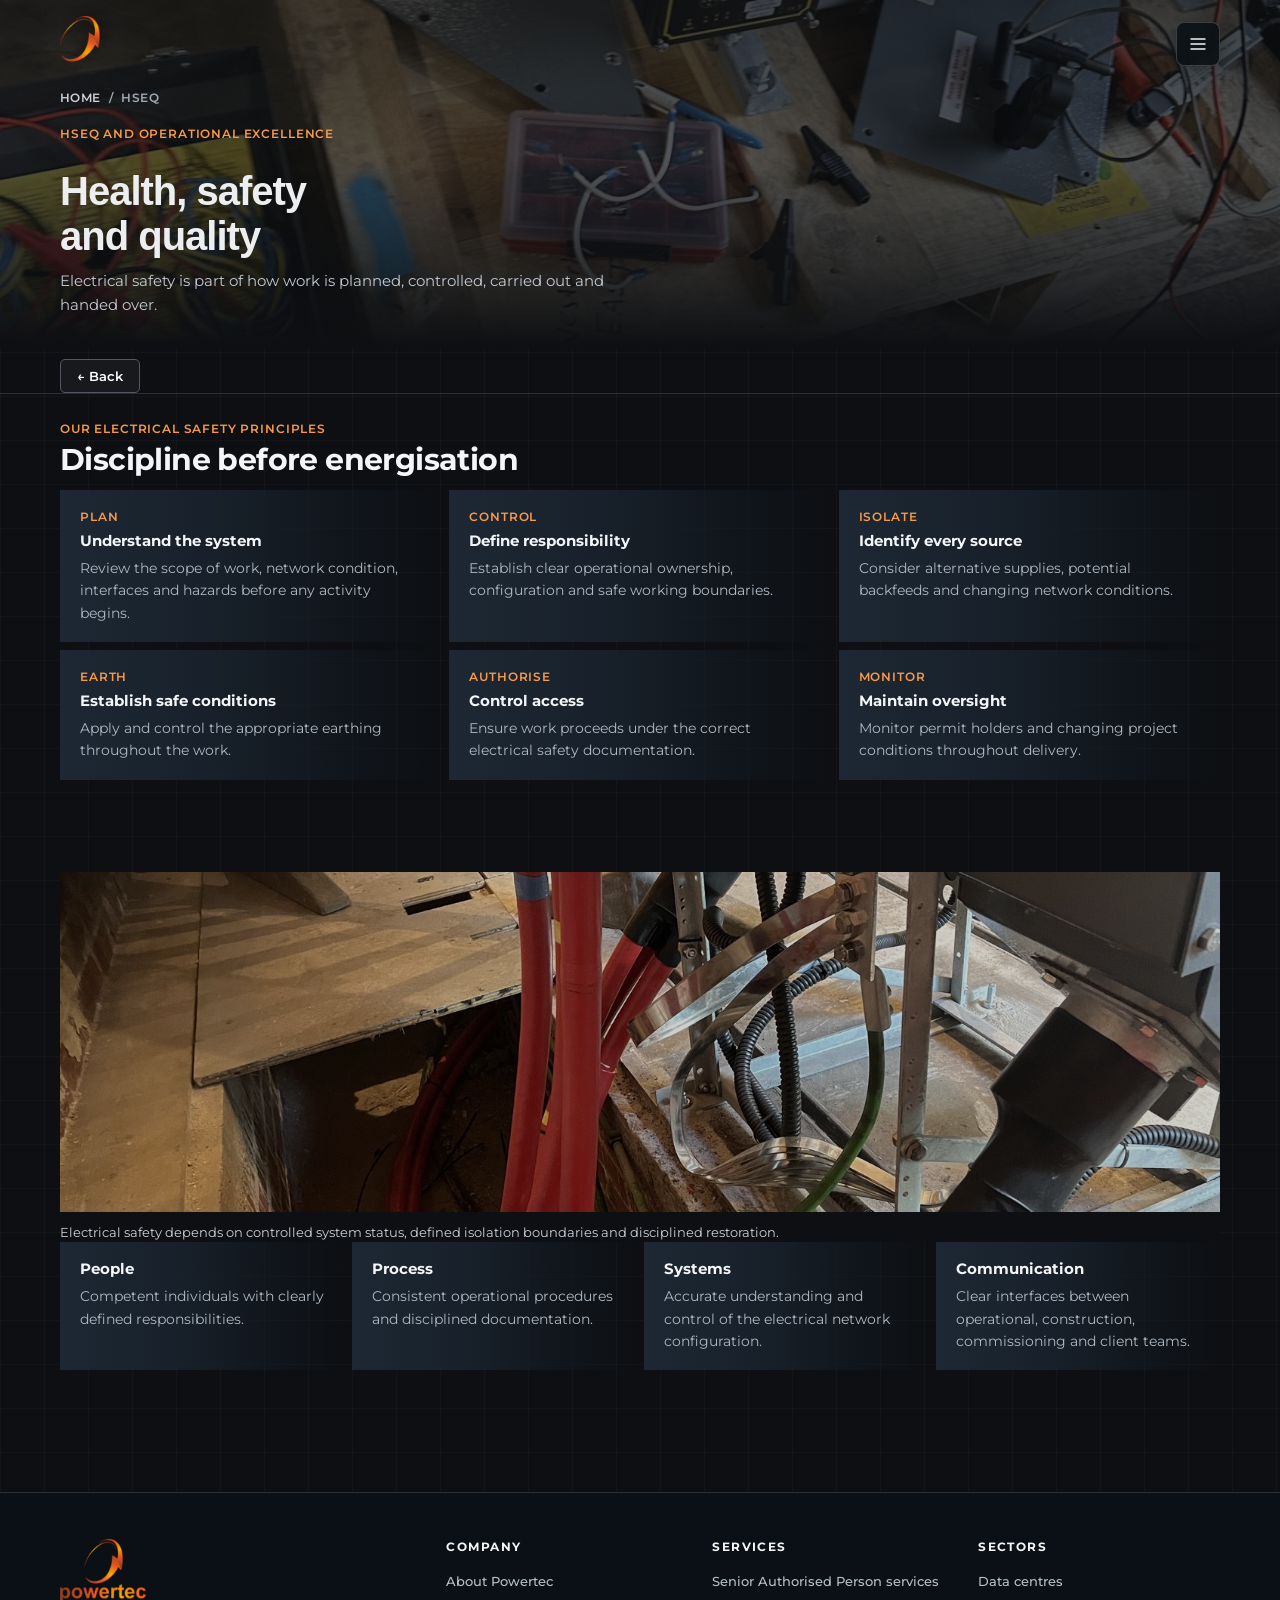
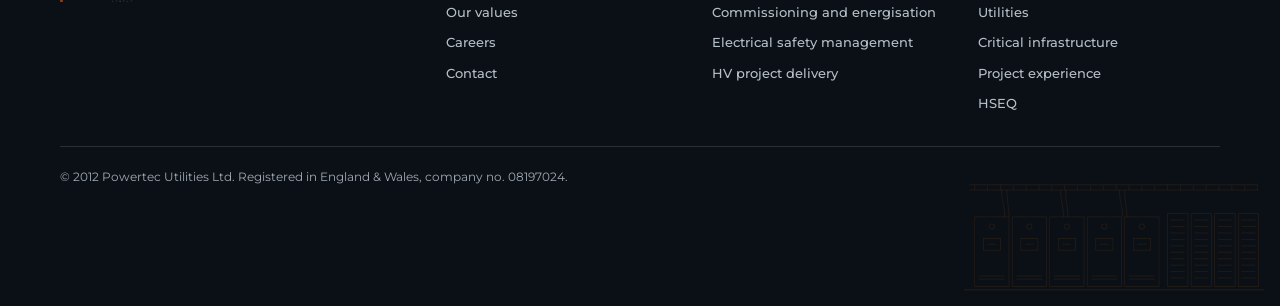
<file: hseq.html>
<!DOCTYPE html>

<html lang="en-GB">
<head>
<meta charset="utf-8"/>
<meta content="width=device-width, initial-scale=1, viewport-fit=cover" name="viewport"/>
<title>HSEQ | Powertec Utilities Ltd</title>
<meta content="Electrical safety principles and operational excellence." name="description"/>
<meta content="#0D0F12" name="theme-color"/>
<link href="favicon.png" rel="icon" type="image/png"/>
<link href="https://fonts.googleapis.com" rel="preconnect"/>
<link crossorigin="" href="https://fonts.gstatic.com" rel="preconnect"/>
<link href="https://fonts.googleapis.com/css2?family=Montserrat:wght@400;500;600;700;800&amp;family=JetBrains+Mono:wght@500;700&amp;display=swap" rel="stylesheet"/>
<link href="styles.css?v=4" rel="stylesheet"/>
</head>
<body class="biz" data-page="biz-hseq">
<header class="site-head"><div class="wrap">
<a aria-label="Powertec home page" class="site-mark" href="index.html"><img alt="Powertec" src="mark.png"/></a>
<button aria-controls="menu" aria-expanded="false" aria-label="Open menu" class="menu-btn" id="openMenu"><svg fill="none" stroke="currentColor" stroke-width="2" viewbox="0 0 24 24"><path d="M3 6h18M3 12h18M3 18h18"></path></svg></button>
</div></header>
<div aria-label="Menu" class="menu" hidden="" id="menu" role="dialog">
<div class="top"><a aria-label="Powertec home page" class="site-mark" href="index.html"><img alt="Powertec" src="mark.png"/></a><button aria-label="Close menu" class="menu-btn" id="closeMenu"><svg fill="none" stroke="currentColor" stroke-width="2" viewbox="0 0 24 24"><path d="M5 5l14 14M19 5L5 19"></path></svg></button></div>
<nav aria-label="Main navigation"><a class="menu-primary" href="index.html">Home</a><details class="menu-group"><summary>About<span aria-hidden="true" class="menu-chevron">⌄</span></summary><div class="menu-subitems"><a class="menu-sub-link" href="about.html">About Powertec</a><a class="menu-sub-link" href="about.html#values">Our values</a></div></details><details class="menu-group"><summary>Services<span aria-hidden="true" class="menu-chevron">⌄</span></summary><div class="menu-subitems"><a class="menu-sub-link" href="services.html">All services</a><a class="menu-sub-link" href="services.html#sap">Senior Authorised Person services</a><a class="menu-sub-link" href="services.html#commissioning">Commissioning and energisation</a><a class="menu-sub-link" href="services.html#safety">Electrical safety management</a><a class="menu-sub-link" href="services.html#projects">HV project delivery</a></div></details><details class="menu-group"><summary>Sectors<span aria-hidden="true" class="menu-chevron">⌄</span></summary><div class="menu-subitems"><a class="menu-sub-link" href="sectors.html">Sector overview</a><a class="menu-sub-link" href="data-centres.html">Data centres and critical infrastructure</a><a class="menu-sub-link" href="utilities.html">Utilities and infrastructure</a></div></details><a class="menu-primary" href="projects.html">Project experience</a><a aria-current="page" class="menu-primary" href="hseq.html">HSEQ</a><a class="menu-primary" href="careers.html">Careers</a><a class="menu-primary" href="contact.html">Contact</a></nav>
<p class="note">Powertec Utilities Ltd</p>
</div>
<section class="hero" style="--photo:url('testing-03.jpg')"><span aria-hidden="true" class="orb"></span><div class="wrap">
<nav class="crumbs"><a href="index.html">Home</a><span>/</span><span>HSEQ</span></nav>
<div class="kicker orange">HSEQ and operational excellence</div>
<h1>Health, safety and quality</h1>
<p class="lead">Electrical safety is part of how work is planned, controlled, carried out and handed over.</p>
</div></section>
<main><div class="wrap universal-back"><button aria-label="Go back to the previous page" class="back-nav" id="pageBack" type="button">← Back</button></div><section class="block"><div class="wrap"><div class="registers-intro"><div><div class="eyebrow">Our electrical safety principles</div><h2>Discipline before energisation</h2></div></div><div class="biz-grid c3"><article class="panel"><div class="eyebrow">Plan</div><h3>Understand the system</h3><p>Review the scope of work, network condition, interfaces and hazards before any activity begins.</p></article><article class="panel"><div class="eyebrow">Control</div><h3>Define responsibility</h3><p>Establish clear operational ownership, configuration and safe working boundaries.</p></article><article class="panel"><div class="eyebrow">Isolate</div><h3>Identify every source</h3><p>Consider alternative supplies, potential backfeeds and changing network conditions.</p></article><article class="panel"><div class="eyebrow">Earth</div><h3>Establish safe conditions</h3><p>Apply and control the appropriate earthing throughout the work.</p></article><article class="panel"><div class="eyebrow">Authorise</div><h3>Control access</h3><p>Ensure work proceeds under the correct electrical safety documentation.</p></article><article class="panel"><div class="eyebrow">Monitor</div><h3>Maintain oversight</h3><p>Monitor permit holders and changing project conditions throughout delivery.</p></article></div></div></section><section class="block"><div class="wrap"><figure class="photo-band biz-photo"><img alt="Electrical cable and earthing arrangements" loading="lazy" src="testing-07.jpg"/><figcaption>Electrical safety depends on controlled system status, defined isolation boundaries and disciplined restoration.</figcaption></figure><div class="biz-grid c4"><article class="panel"><h3>People</h3><p>Competent individuals with clearly defined responsibilities.</p></article><article class="panel"><h3>Process</h3><p>Consistent operational procedures and disciplined documentation.</p></article><article class="panel"><h3>Systems</h3><p>Accurate understanding and control of the electrical network configuration.</p></article><article class="panel"><h3>Communication</h3><p>Clear interfaces between operational, construction, commissioning and client teams.</p></article></div></div></section><section class="block"><div class="wrap"></div></section></main>
<footer class="site-foot"><div class="wrap">
<a aria-label="Powertec home page" class="foot-brand" href="index.html"><img alt="Powertec" src="logo-stack.png"/></a>
<div class="foot-links">
<div class="foot-col"><h3>Company</h3><a href="about.html">About Powertec</a><a href="about.html#values">Our values</a><a href="careers.html">Careers</a><a href="contact.html">Contact</a></div>
<div class="foot-col"><h3>Services</h3><a href="services.html#sap">Senior Authorised Person services</a><a href="services.html#commissioning">Commissioning and energisation</a><a href="services.html#safety">Electrical safety management</a><a href="services.html#projects">HV project delivery</a></div>
<div class="foot-col"><h3>Sectors</h3><a href="data-centres.html">Data centres</a><a href="utilities.html">Utilities</a><a href="sectors.html">Critical infrastructure</a><a href="projects.html">Project experience</a><a href="hseq.html">HSEQ</a></div>
</div>
<p class="foot-legal">© 2012 Powertec Utilities Ltd. Registered in England &amp; Wales, company no. 08197024.</p>
</div></footer>
<script src="site.js?v=4"></script>
</body>
</html>
</file>
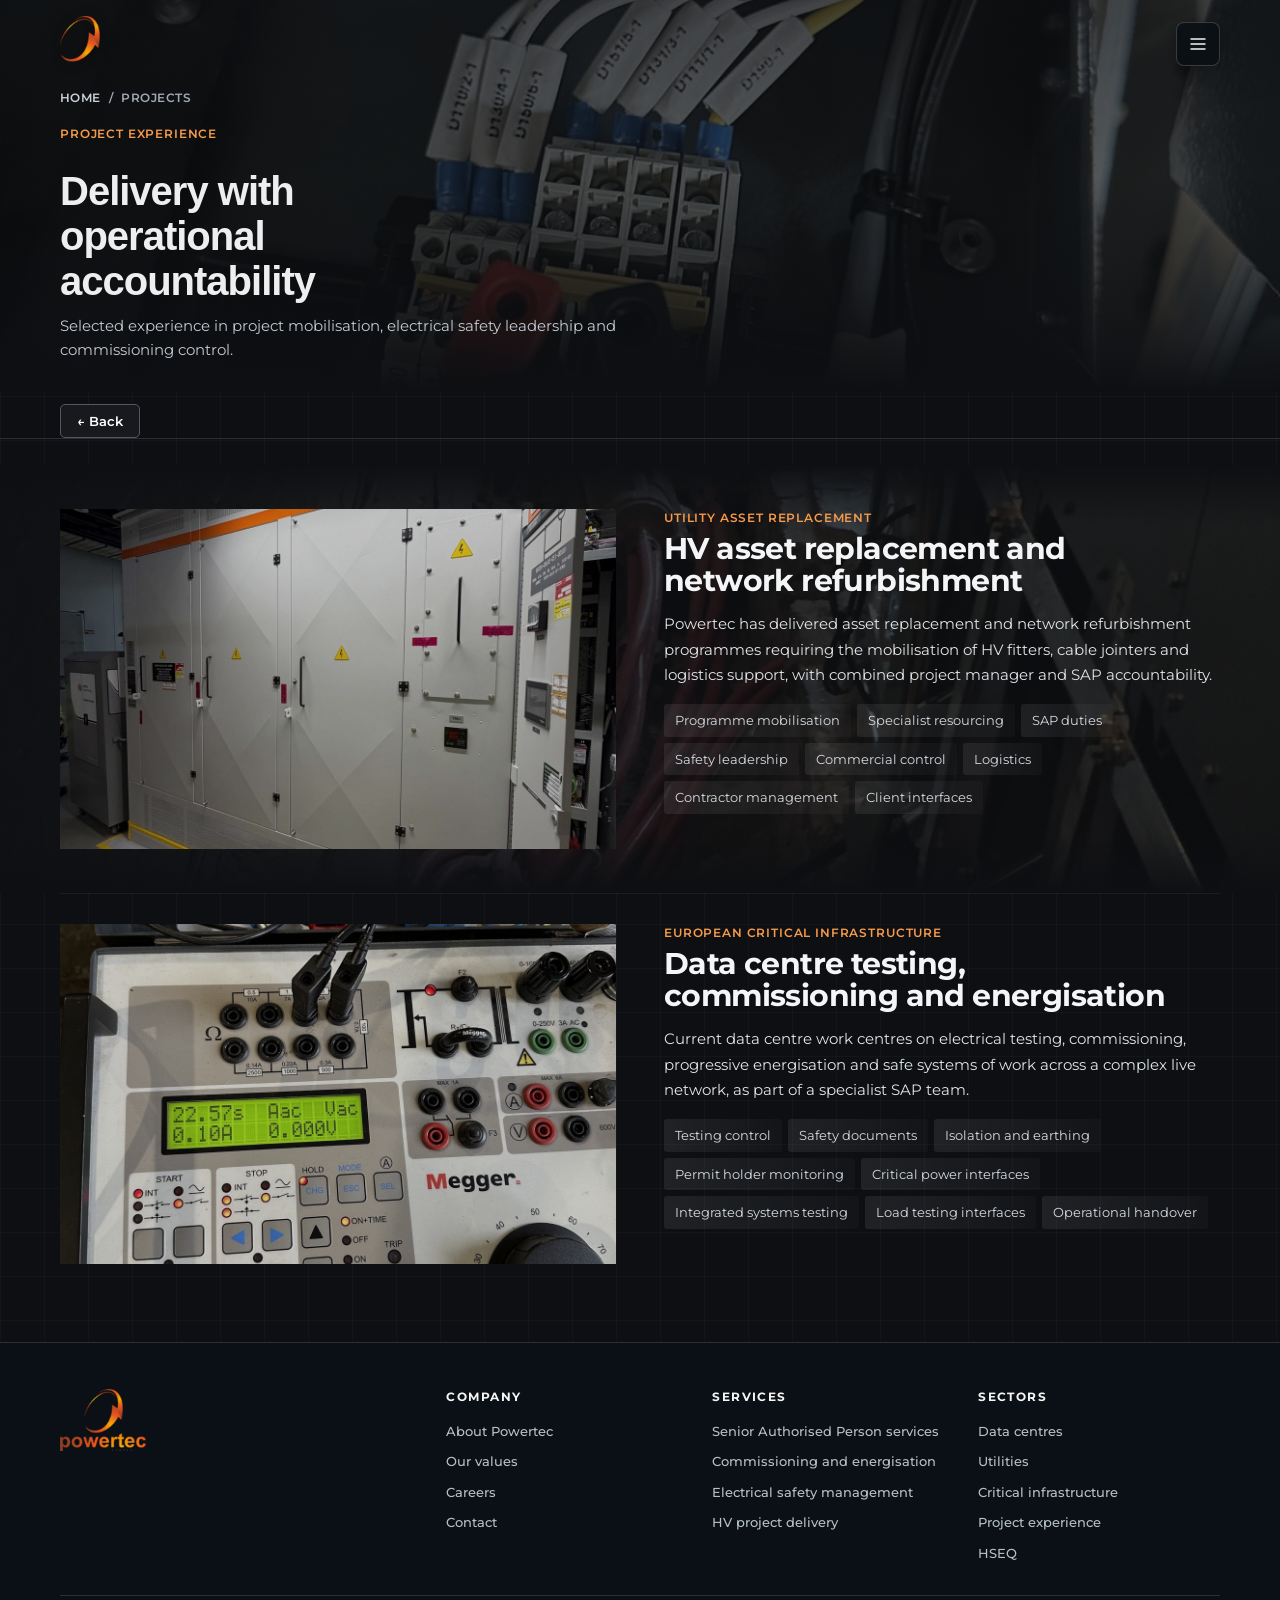
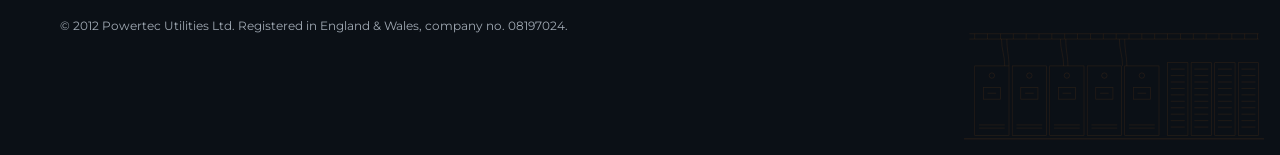
<file: projects.html>
<!DOCTYPE html>

<html lang="en-GB">
<head>
<meta charset="utf-8"/>
<meta content="width=device-width, initial-scale=1, viewport-fit=cover" name="viewport"/>
<title>Project Experience | Powertec Utilities Ltd</title>
<meta content="Selected experience in project mobilisation, electrical safety leadership and commissioning control." name="description"/>
<meta content="#0D0F12" name="theme-color"/>
<link href="favicon.png" rel="icon" type="image/png"/>
<link href="https://fonts.googleapis.com" rel="preconnect"/>
<link crossorigin="" href="https://fonts.gstatic.com" rel="preconnect"/>
<link href="https://fonts.googleapis.com/css2?family=Montserrat:wght@400;500;600;700;800&amp;family=JetBrains+Mono:wght@500;700&amp;display=swap" rel="stylesheet"/>
<link href="styles.css?v=4" rel="stylesheet"/>
</head>
<body class="biz" data-page="biz-projects">
<header class="site-head"><div class="wrap">
<a aria-label="Powertec home page" class="site-mark" href="index.html"><img alt="Powertec" src="mark.png"/></a>
<button aria-controls="menu" aria-expanded="false" aria-label="Open menu" class="menu-btn" id="openMenu"><svg fill="none" stroke="currentColor" stroke-width="2" viewbox="0 0 24 24"><path d="M3 6h18M3 12h18M3 18h18"></path></svg></button>
</div></header>
<div aria-label="Menu" class="menu" hidden="" id="menu" role="dialog">
<div class="top"><a aria-label="Powertec home page" class="site-mark" href="index.html"><img alt="Powertec" src="mark.png"/></a><button aria-label="Close menu" class="menu-btn" id="closeMenu"><svg fill="none" stroke="currentColor" stroke-width="2" viewbox="0 0 24 24"><path d="M5 5l14 14M19 5L5 19"></path></svg></button></div>
<nav aria-label="Main navigation"><a class="menu-primary" href="index.html">Home</a><details class="menu-group"><summary>About<span aria-hidden="true" class="menu-chevron">⌄</span></summary><div class="menu-subitems"><a class="menu-sub-link" href="about.html">About Powertec</a><a class="menu-sub-link" href="about.html#values">Our values</a></div></details><details class="menu-group"><summary>Services<span aria-hidden="true" class="menu-chevron">⌄</span></summary><div class="menu-subitems"><a class="menu-sub-link" href="services.html">All services</a><a class="menu-sub-link" href="services.html#sap">Senior Authorised Person services</a><a class="menu-sub-link" href="services.html#commissioning">Commissioning and energisation</a><a class="menu-sub-link" href="services.html#safety">Electrical safety management</a><a class="menu-sub-link" href="services.html#projects">HV project delivery</a></div></details><details class="menu-group"><summary>Sectors<span aria-hidden="true" class="menu-chevron">⌄</span></summary><div class="menu-subitems"><a class="menu-sub-link" href="sectors.html">Sector overview</a><a class="menu-sub-link" href="data-centres.html">Data centres and critical infrastructure</a><a class="menu-sub-link" href="utilities.html">Utilities and infrastructure</a></div></details><a aria-current="page" class="menu-primary" href="projects.html">Project experience</a><a class="menu-primary" href="hseq.html">HSEQ</a><a class="menu-primary" href="careers.html">Careers</a><a class="menu-primary" href="contact.html">Contact</a></nav>
<p class="note">Powertec Utilities Ltd</p>
</div>
<section class="hero" style="--photo:url('testing-01.jpg')"><span aria-hidden="true" class="orb"></span><div class="wrap">
<nav class="crumbs"><a href="index.html">Home</a><span>/</span><span>Projects</span></nav>
<div class="kicker orange">Project experience</div>
<h1>Delivery with operational accountability</h1>
<p class="lead">Selected experience in project mobilisation, electrical safety leadership and commissioning control.</p>
</div></section>
<main><div class="wrap universal-back"><button aria-label="Go back to the previous page" class="back-nav" id="pageBack" type="button">← Back</button></div><section class="block"><div class="wrap"><section class="biz-service bgfade-sec" data-bg="dno-m06.jpg,dno-p07.jpg,dno-m13.jpg,dno-p17.jpg,dno-m08.jpg"><div class="biz-split"><figure class="photo-band biz-photo"><img alt="HV asset replacement and network refurbishment" loading="lazy" src="plant-01.jpg"/></figure><div><div class="registers-intro"><div><div class="eyebrow">Utility asset replacement</div><h2>HV asset replacement and network refurbishment</h2></div></div><div class="prose"><p>Powertec has delivered asset replacement and network refurbishment programmes requiring the mobilisation of HV fitters, cable jointers and logistics support, with combined project manager and SAP accountability.</p></div><ul class="taglist"><li>Programme mobilisation</li><li>Specialist resourcing</li><li>SAP duties</li><li>Safety leadership</li><li>Commercial control</li><li>Logistics</li><li>Contractor management</li><li>Client interfaces</li></ul></div></div></section><section class="biz-service"><div class="biz-split"><figure class="photo-band biz-photo"><img alt="Data centre testing, commissioning and energisation" loading="lazy" src="testing-05.jpg"/></figure><div><div class="registers-intro"><div><div class="eyebrow">European critical infrastructure</div><h2>Data centre testing, commissioning and energisation</h2></div></div><div class="prose"><p>Current data centre work centres on electrical testing, commissioning, progressive energisation and safe systems of work across a complex live network, as part of a specialist SAP team.</p></div><ul class="taglist"><li>Testing control</li><li>Safety documents</li><li>Isolation and earthing</li><li>Permit holder monitoring</li><li>Critical power interfaces</li><li>Integrated systems testing</li><li>Load testing interfaces</li><li>Operational handover</li></ul></div></div></section></div></section></main>
<footer class="site-foot"><div class="wrap">
<a aria-label="Powertec home page" class="foot-brand" href="index.html"><img alt="Powertec" src="logo-stack.png"/></a>
<div class="foot-links">
<div class="foot-col"><h3>Company</h3><a href="about.html">About Powertec</a><a href="about.html#values">Our values</a><a href="careers.html">Careers</a><a href="contact.html">Contact</a></div>
<div class="foot-col"><h3>Services</h3><a href="services.html#sap">Senior Authorised Person services</a><a href="services.html#commissioning">Commissioning and energisation</a><a href="services.html#safety">Electrical safety management</a><a href="services.html#projects">HV project delivery</a></div>
<div class="foot-col"><h3>Sectors</h3><a href="data-centres.html">Data centres</a><a href="utilities.html">Utilities</a><a href="sectors.html">Critical infrastructure</a><a href="projects.html">Project experience</a><a href="hseq.html">HSEQ</a></div>
</div>
<p class="foot-legal">© 2012 Powertec Utilities Ltd. Registered in England &amp; Wales, company no. 08197024.</p>
</div></footer>
<script src="site.js?v=4"></script>
</body>
</html>
</file>
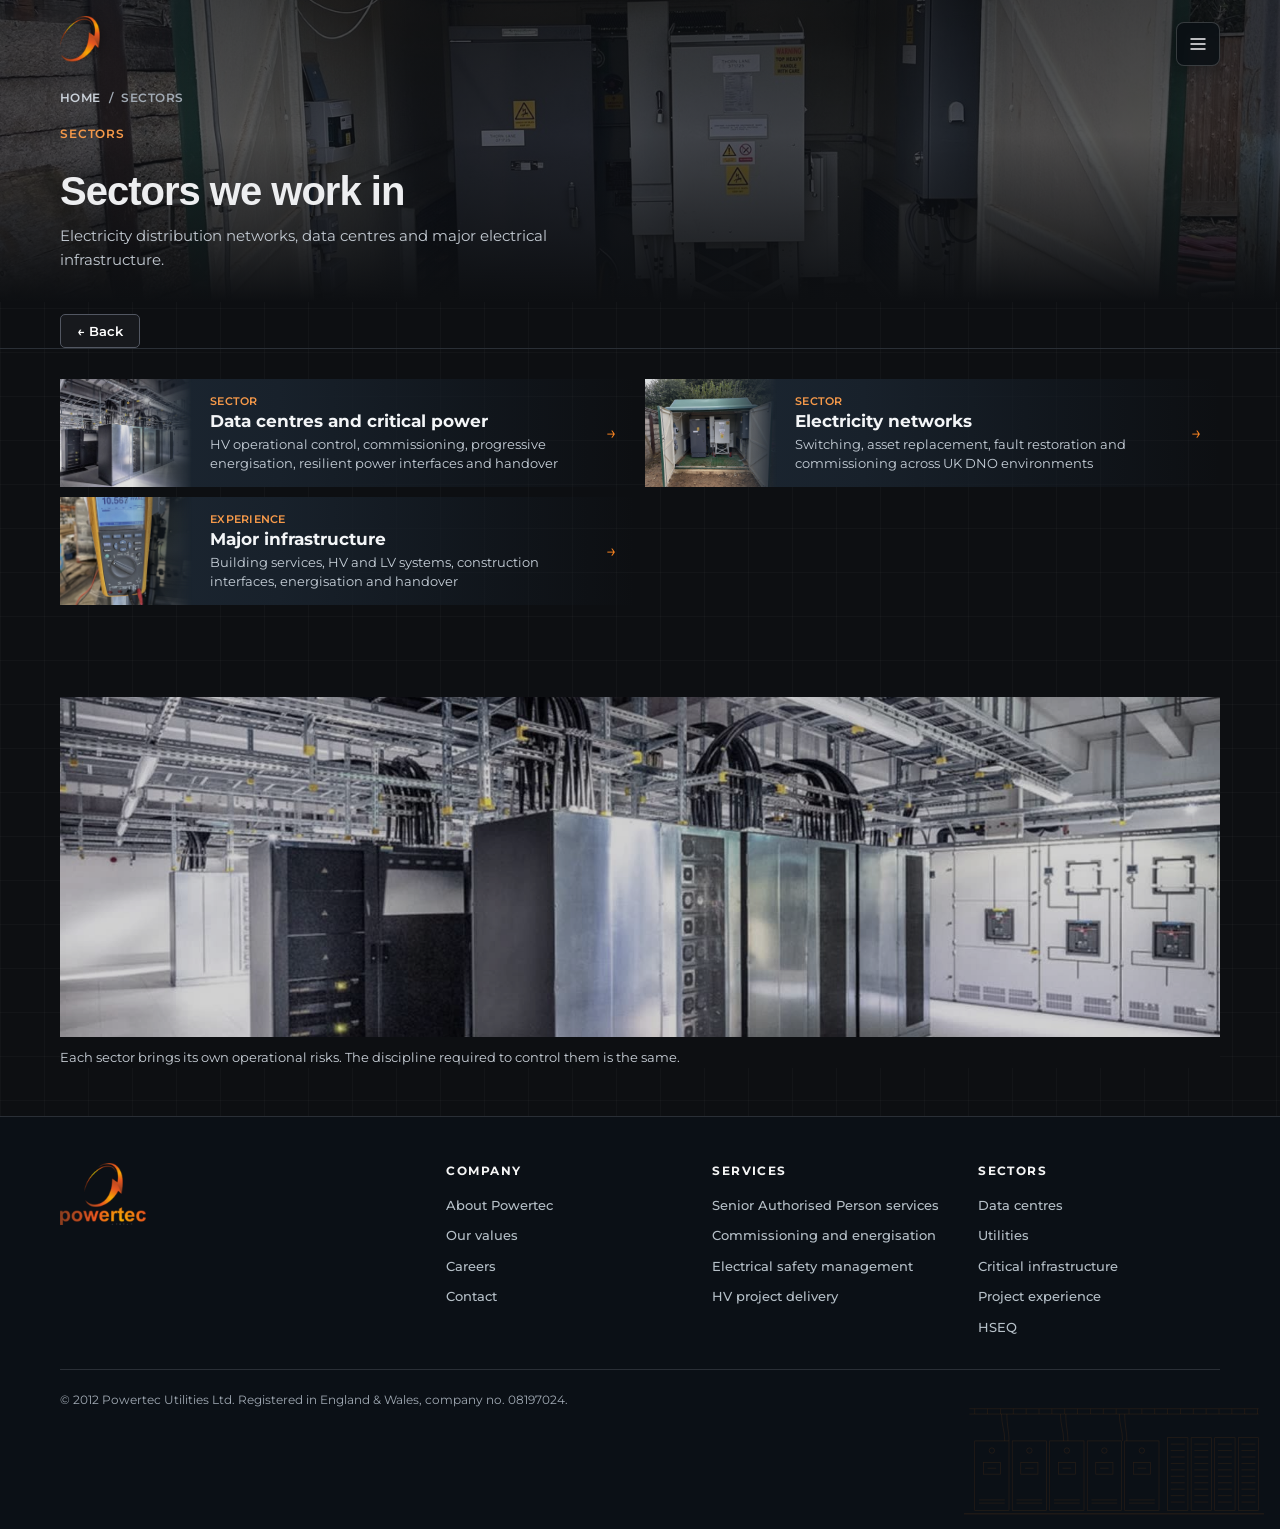
<file: sectors.html>
<!DOCTYPE html>

<html lang="en-GB">
<head>
<meta charset="utf-8"/>
<meta content="width=device-width, initial-scale=1, viewport-fit=cover" name="viewport"/>
<title>Sectors | Powertec Utilities Ltd</title>
<meta content="Experience across electricity networks, data centres and major electrical infrastructure." name="description"/>
<meta content="#0D0F12" name="theme-color"/>
<link href="favicon.png" rel="icon" type="image/png"/>
<link href="https://fonts.googleapis.com" rel="preconnect"/>
<link crossorigin="" href="https://fonts.gstatic.com" rel="preconnect"/>
<link href="https://fonts.googleapis.com/css2?family=Montserrat:wght@400;500;600;700;800&amp;family=JetBrains+Mono:wght@500;700&amp;display=swap" rel="stylesheet"/>
<link href="styles.css?v=4" rel="stylesheet"/>
</head>
<body class="biz" data-page="biz-sectors">
<header class="site-head"><div class="wrap">
<a aria-label="Powertec home page" class="site-mark" href="index.html"><img alt="Powertec" src="mark.png"/></a>
<button aria-controls="menu" aria-expanded="false" aria-label="Open menu" class="menu-btn" id="openMenu"><svg fill="none" stroke="currentColor" stroke-width="2" viewbox="0 0 24 24"><path d="M3 6h18M3 12h18M3 18h18"></path></svg></button>
</div></header>
<div aria-label="Menu" class="menu" hidden="" id="menu" role="dialog">
<div class="top"><a aria-label="Powertec home page" class="site-mark" href="index.html"><img alt="Powertec" src="mark.png"/></a><button aria-label="Close menu" class="menu-btn" id="closeMenu"><svg fill="none" stroke="currentColor" stroke-width="2" viewbox="0 0 24 24"><path d="M5 5l14 14M19 5L5 19"></path></svg></button></div>
<nav aria-label="Main navigation"><a class="menu-primary" href="index.html">Home</a><details class="menu-group"><summary>About<span aria-hidden="true" class="menu-chevron">⌄</span></summary><div class="menu-subitems"><a class="menu-sub-link" href="about.html">About Powertec</a><a class="menu-sub-link" href="about.html#values">Our values</a></div></details><details class="menu-group"><summary>Services<span aria-hidden="true" class="menu-chevron">⌄</span></summary><div class="menu-subitems"><a class="menu-sub-link" href="services.html">All services</a><a class="menu-sub-link" href="services.html#sap">Senior Authorised Person services</a><a class="menu-sub-link" href="services.html#commissioning">Commissioning and energisation</a><a class="menu-sub-link" href="services.html#safety">Electrical safety management</a><a class="menu-sub-link" href="services.html#projects">HV project delivery</a></div></details><details class="menu-group" open=""><summary>Sectors<span aria-hidden="true" class="menu-chevron">⌄</span></summary><div class="menu-subitems"><a aria-current="page" class="menu-sub-link" href="sectors.html">Sector overview</a><a class="menu-sub-link" href="data-centres.html">Data centres and critical infrastructure</a><a class="menu-sub-link" href="utilities.html">Utilities and infrastructure</a></div></details><a class="menu-primary" href="projects.html">Project experience</a><a class="menu-primary" href="hseq.html">HSEQ</a><a class="menu-primary" href="careers.html">Careers</a><a class="menu-primary" href="contact.html">Contact</a></nav>
<p class="note">Powertec Utilities Ltd</p>
</div>
<section class="hero" style="--photo:url('substation-01.jpg')"><span aria-hidden="true" class="orb"></span><div class="wrap">
<nav class="crumbs"><a href="index.html">Home</a><span>/</span><span>Sectors</span></nav>
<div class="kicker orange">Sectors</div>
<h1>Sectors we work in</h1>
<p class="lead">Electricity distribution networks, data centres and major electrical infrastructure.</p>
</div></section>
<main><div class="wrap universal-back"><button aria-label="Go back to the previous page" class="back-nav" id="pageBack" type="button">← Back</button></div><section class="block"><div class="wrap"><div class="launch-grid">
<a class="launch" href="data-centres.html"><span aria-hidden="true" class="launch-img" style="background-image:url('dc-hall.jpg')"></span><span class="launch-copy"><span class="launch-tag">Sector</span><strong>Data centres and critical power</strong><span class="launch-desc">HV operational control, commissioning, progressive energisation, resilient power interfaces and handover</span></span><span aria-hidden="true" class="launch-arrow">→</span></a>
<a class="launch" href="utilities.html"><span aria-hidden="true" class="launch-img" style="background-image:url('substation-01.jpg')"></span><span class="launch-copy"><span class="launch-tag">Sector</span><strong>Electricity networks</strong><span class="launch-desc">Switching, asset replacement, fault restoration and commissioning across UK DNO environments</span></span><span aria-hidden="true" class="launch-arrow">→</span></a>
<a class="launch" href="projects.html"><span aria-hidden="true" class="launch-img" style="background-image:url('testing-06.jpg')"></span><span class="launch-copy"><span class="launch-tag">Experience</span><strong>Major infrastructure</strong><span class="launch-desc">Building services, HV and LV systems, construction interfaces, energisation and handover</span></span><span aria-hidden="true" class="launch-arrow">→</span></a>
</div></div></section><section class="block"><div class="wrap"><figure class="photo-band biz-photo"><img alt="Critical power infrastructure" loading="lazy" src="dc-hall.jpg" style="object-position:20% 50%"/><figcaption>Each sector brings its own operational risks. The discipline required to control them is the same.</figcaption></figure></div></section></main>
<footer class="site-foot"><div class="wrap">
<a aria-label="Powertec home page" class="foot-brand" href="index.html"><img alt="Powertec" src="logo-stack.png"/></a>
<div class="foot-links">
<div class="foot-col"><h3>Company</h3><a href="about.html">About Powertec</a><a href="about.html#values">Our values</a><a href="careers.html">Careers</a><a href="contact.html">Contact</a></div>
<div class="foot-col"><h3>Services</h3><a href="services.html#sap">Senior Authorised Person services</a><a href="services.html#commissioning">Commissioning and energisation</a><a href="services.html#safety">Electrical safety management</a><a href="services.html#projects">HV project delivery</a></div>
<div class="foot-col"><h3>Sectors</h3><a href="data-centres.html">Data centres</a><a href="utilities.html">Utilities</a><a href="sectors.html">Critical infrastructure</a><a href="projects.html">Project experience</a><a href="hseq.html">HSEQ</a></div>
</div>
<p class="foot-legal">© 2012 Powertec Utilities Ltd. Registered in England &amp; Wales, company no. 08197024.</p>
</div></footer>
<script src="site.js?v=4"></script>
</body>
</html>
</file>
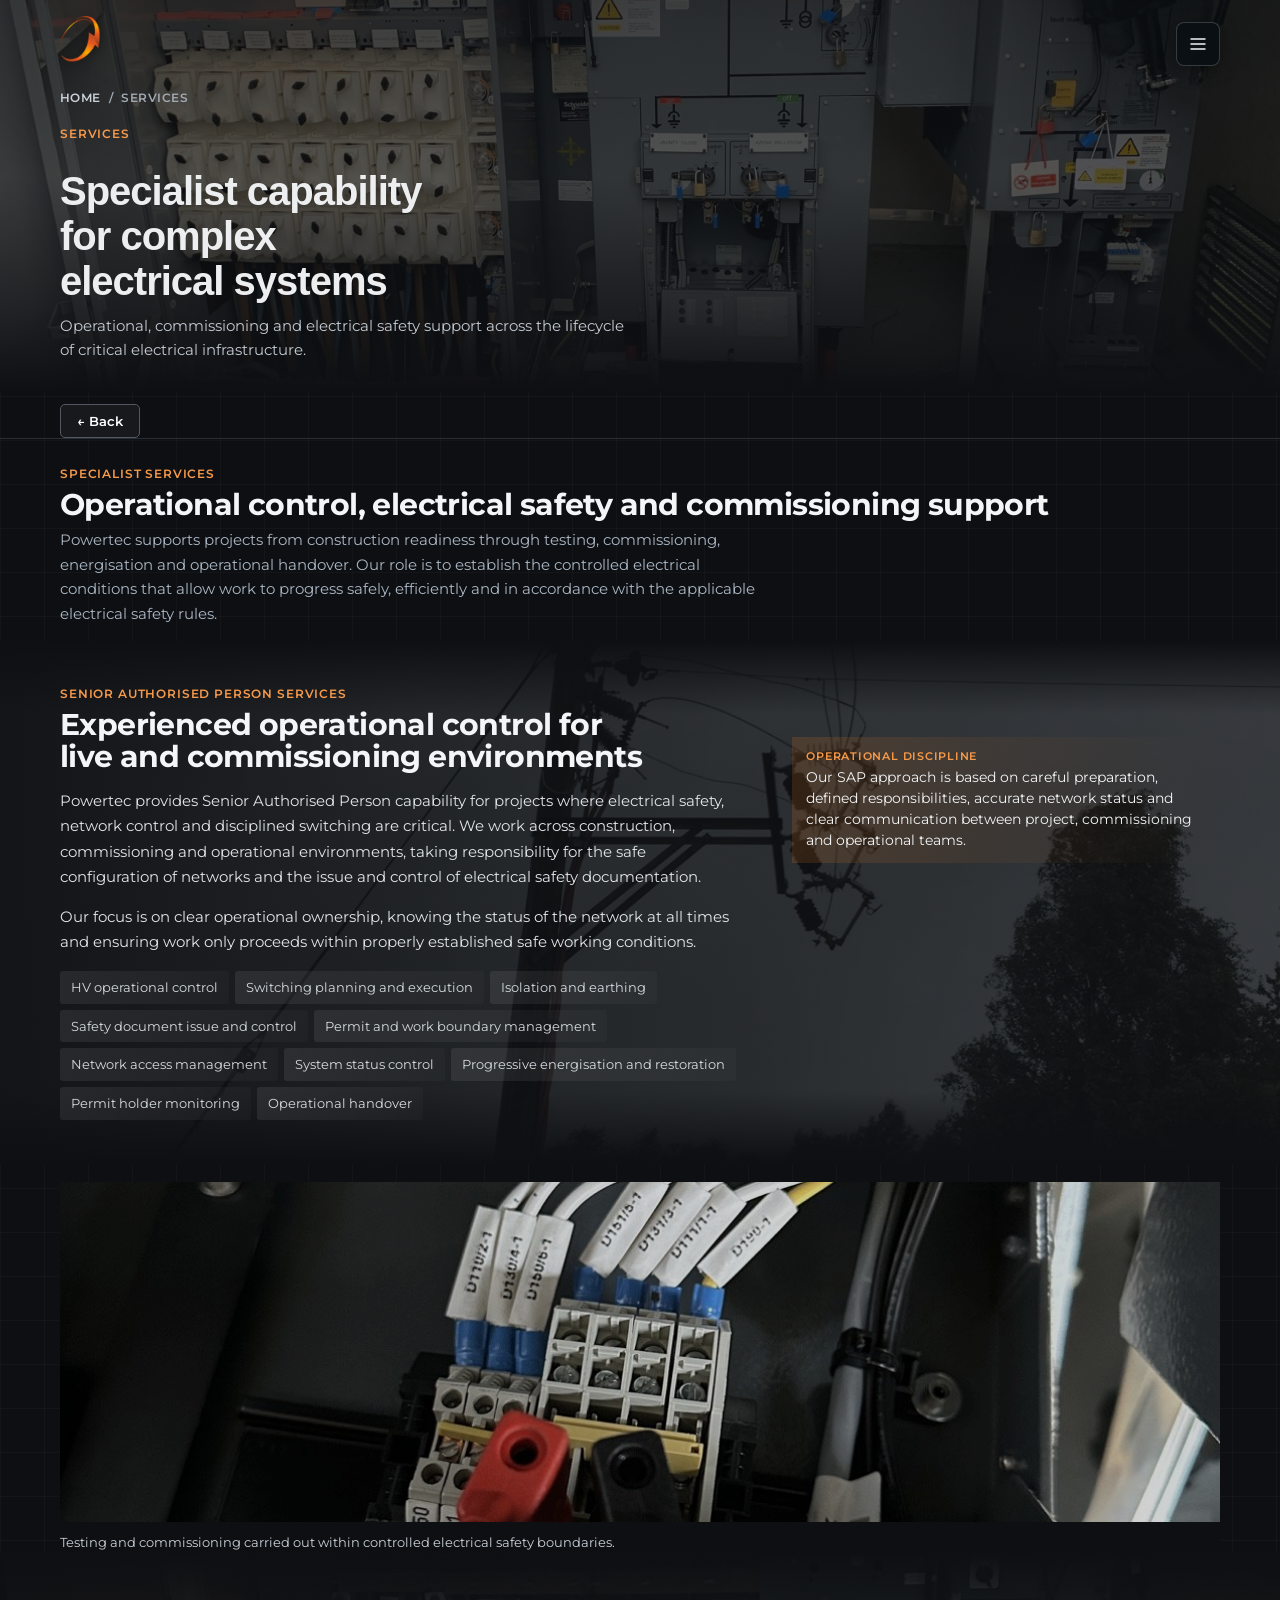
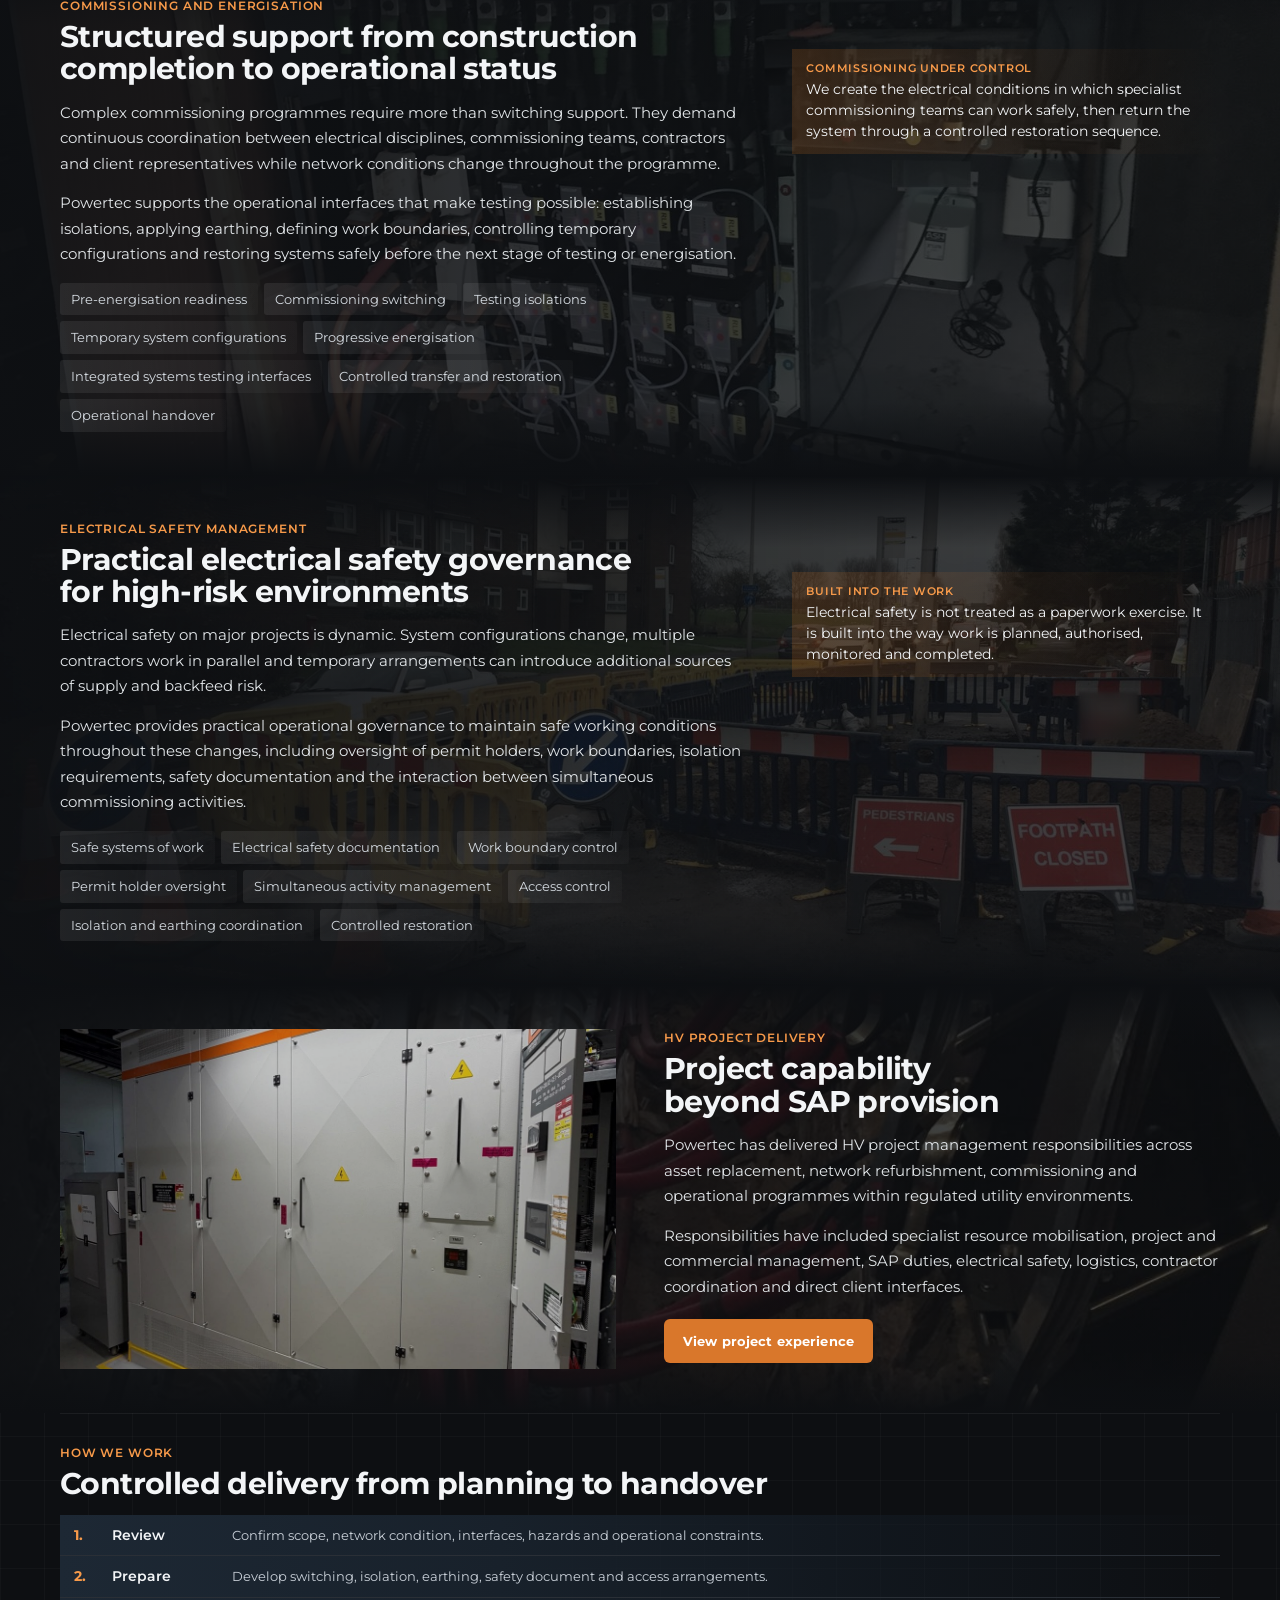
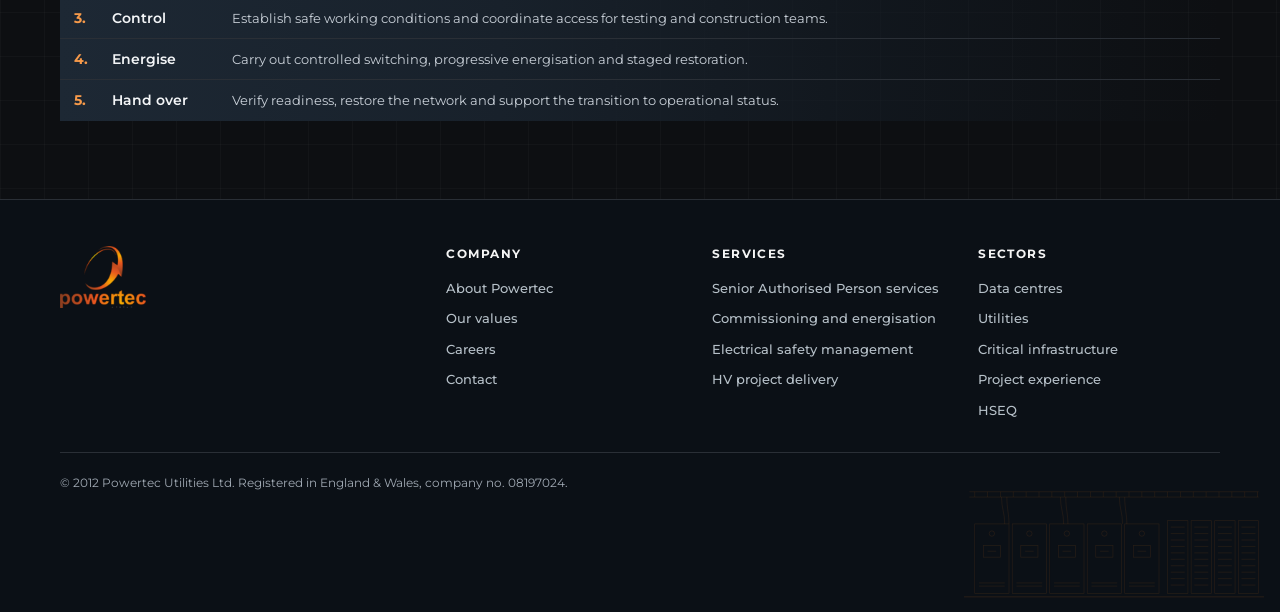
<file: services.html>
<!DOCTYPE html>

<html lang="en-GB">
<head>
<meta charset="utf-8"/>
<meta content="width=device-width, initial-scale=1, viewport-fit=cover" name="viewport"/>
<title>Services | Powertec Utilities Ltd</title>
<meta content="Operational control, electrical safety and commissioning support for complex HV infrastructure." name="description"/>
<meta content="#0D0F12" name="theme-color"/>
<link href="favicon.png" rel="icon" type="image/png"/>
<link href="https://fonts.googleapis.com" rel="preconnect"/>
<link crossorigin="" href="https://fonts.gstatic.com" rel="preconnect"/>
<link href="https://fonts.googleapis.com/css2?family=Montserrat:wght@400;500;600;700;800&amp;family=JetBrains+Mono:wght@500;700&amp;display=swap" rel="stylesheet"/>
<link href="styles.css?v=4" rel="stylesheet"/>
</head>
<body class="biz" data-page="biz-services">
<header class="site-head"><div class="wrap">
<a aria-label="Powertec home page" class="site-mark" href="index.html"><img alt="Powertec" src="mark.png"/></a>
<button aria-controls="menu" aria-expanded="false" aria-label="Open menu" class="menu-btn" id="openMenu"><svg fill="none" stroke="currentColor" stroke-width="2" viewbox="0 0 24 24"><path d="M3 6h18M3 12h18M3 18h18"></path></svg></button>
</div></header>
<div aria-label="Menu" class="menu" hidden="" id="menu" role="dialog">
<div class="top"><a aria-label="Powertec home page" class="site-mark" href="index.html"><img alt="Powertec" src="mark.png"/></a><button aria-label="Close menu" class="menu-btn" id="closeMenu"><svg fill="none" stroke="currentColor" stroke-width="2" viewbox="0 0 24 24"><path d="M5 5l14 14M19 5L5 19"></path></svg></button></div>
<nav aria-label="Main navigation"><a class="menu-primary" href="index.html">Home</a><details class="menu-group"><summary>About<span aria-hidden="true" class="menu-chevron">⌄</span></summary><div class="menu-subitems"><a class="menu-sub-link" href="about.html">About Powertec</a><a class="menu-sub-link" href="about.html#values">Our values</a></div></details><details class="menu-group" open=""><summary>Services<span aria-hidden="true" class="menu-chevron">⌄</span></summary><div class="menu-subitems"><a aria-current="page" class="menu-sub-link" href="services.html">All services</a><a class="menu-sub-link" href="services.html#sap">Senior Authorised Person services</a><a class="menu-sub-link" href="services.html#commissioning">Commissioning and energisation</a><a class="menu-sub-link" href="services.html#safety">Electrical safety management</a><a class="menu-sub-link" href="services.html#projects">HV project delivery</a></div></details><details class="menu-group"><summary>Sectors<span aria-hidden="true" class="menu-chevron">⌄</span></summary><div class="menu-subitems"><a class="menu-sub-link" href="sectors.html">Sector overview</a><a class="menu-sub-link" href="data-centres.html">Data centres and critical infrastructure</a><a class="menu-sub-link" href="utilities.html">Utilities and infrastructure</a></div></details><a class="menu-primary" href="projects.html">Project experience</a><a class="menu-primary" href="hseq.html">HSEQ</a><a class="menu-primary" href="careers.html">Careers</a><a class="menu-primary" href="contact.html">Contact</a></nav>
<p class="note">Powertec Utilities Ltd</p>
</div>
<section class="hero" style="--photo:url('switchgear-01.jpg')"><span aria-hidden="true" class="orb"></span><div class="wrap">
<nav class="crumbs"><a href="index.html">Home</a><span>/</span><span>Services</span></nav>
<div class="kicker orange">Services</div>
<h1>Specialist capability for complex electrical systems</h1>
<p class="lead">Operational, commissioning and electrical safety support across the lifecycle of critical electrical infrastructure.</p>
</div></section>
<main><div class="wrap universal-back"><button aria-label="Go back to the previous page" class="back-nav" id="pageBack" type="button">← Back</button></div><section class="block"><div class="wrap"><div class="registers-intro"><div><div class="eyebrow">Specialist services</div><h2>Operational control, electrical safety and commissioning support</h2><p>Powertec supports projects from construction readiness through testing, commissioning, energisation and operational handover. Our role is to establish the controlled electrical conditions that allow work to progress safely, efficiently and in accordance with the applicable electrical safety rules.</p></div></div><section class="biz-service bgfade-sec" data-bg="dno-m10.jpg,dno-p13.jpg,dno-m04.jpg,dno-n04.jpg,dno-p15.jpg" id="sap"><div class="biz-split wide-left"><div><div class="registers-intro"><div><div class="eyebrow">Senior Authorised Person services</div><h2>Experienced operational control for live and commissioning environments</h2></div></div><div class="prose"><p>Powertec provides Senior Authorised Person capability for projects where electrical safety, network control and disciplined switching are critical. We work across construction, commissioning and operational environments, taking responsibility for the safe configuration of networks and the issue and control of electrical safety documentation.</p><p>Our focus is on clear operational ownership, knowing the status of the network at all times and ensuring work only proceeds within properly established safe working conditions.</p></div><ul class="taglist"><li>HV operational control</li><li>Switching planning and execution</li><li>Isolation and earthing</li><li>Safety document issue and control</li><li>Permit and work boundary management</li><li>Network access management</li><li>System status control</li><li>Progressive energisation and restoration</li><li>Permit holder monitoring</li><li>Operational handover</li></ul></div>
<aside class="proc-notes biz-aside"><div class="hold"><dt>Operational discipline</dt><dd>Our SAP approach is based on careful preparation, defined responsibilities, accurate network status and clear communication between project, commissioning and operational teams.</dd></div></aside></div></section><figure class="photo-band biz-photo"><img alt="Electrical testing connections during commissioning" loading="lazy" src="testing-01.jpg"/><figcaption>Testing and commissioning carried out within controlled electrical safety boundaries.</figcaption></figure><section class="biz-service bgfade-sec" data-bg="dno-p01.jpg,dno-m09.jpg,dno-p03.jpg,dno-n03.jpg,dno-m12.jpg" id="commissioning"><div class="biz-split wide-left"><div><div class="registers-intro"><div><div class="eyebrow">Commissioning and energisation</div><h2>Structured support from construction completion to operational status</h2></div></div><div class="prose"><p>Complex commissioning programmes require more than switching support. They demand continuous coordination between electrical disciplines, commissioning teams, contractors and client representatives while network conditions change throughout the programme.</p><p>Powertec supports the operational interfaces that make testing possible: establishing isolations, applying earthing, defining work boundaries, controlling temporary configurations and restoring systems safely before the next stage of testing or energisation.</p></div><ul class="taglist"><li>Pre-energisation readiness</li><li>Commissioning switching</li><li>Testing isolations</li><li>Temporary system configurations</li><li>Progressive energisation</li><li>Integrated systems testing interfaces</li><li>Controlled transfer and restoration</li><li>Operational handover</li></ul></div>
<aside class="proc-notes biz-aside"><div class="hold"><dt>Commissioning under control</dt><dd>We create the electrical conditions in which specialist commissioning teams can work safely, then return the system through a controlled restoration sequence.</dd></div></aside></div></section><section class="biz-service bgfade-sec" data-bg="dno-n11.jpg,dno-n08.jpg,dno-p02.jpg,dno-n10.jpg,dno-p09.jpg" id="safety"><div class="biz-split wide-left"><div><div class="registers-intro"><div><div class="eyebrow">Electrical safety management</div><h2>Practical electrical safety governance for high-risk environments</h2></div></div><div class="prose"><p>Electrical safety on major projects is dynamic. System configurations change, multiple contractors work in parallel and temporary arrangements can introduce additional sources of supply and backfeed risk.</p><p>Powertec provides practical operational governance to maintain safe working conditions throughout these changes, including oversight of permit holders, work boundaries, isolation requirements, safety documentation and the interaction between simultaneous commissioning activities.</p></div><ul class="taglist"><li>Safe systems of work</li><li>Electrical safety documentation</li><li>Work boundary control</li><li>Permit holder oversight</li><li>Simultaneous activity management</li><li>Access control</li><li>Isolation and earthing coordination</li><li>Controlled restoration</li></ul></div>
<aside class="proc-notes biz-aside"><div class="hold"><dt>Built into the work</dt><dd>Electrical safety is not treated as a paperwork exercise. It is built into the way work is planned, authorised, monitored and completed.</dd></div></aside></div></section><section class="biz-service bgfade-sec" data-bg="dno-m07.jpg,dno-p08.jpg,dno-p06.jpg,dno-m06.jpg,dno-p10.jpg" id="projects"><div class="biz-split"><figure class="photo-band biz-photo"><img alt="Distribution substation works" loading="lazy" src="plant-01.jpg"/></figure><div><div class="registers-intro"><div><div class="eyebrow">HV project delivery</div><h2>Project capability beyond SAP provision</h2></div></div>
<div class="prose"><p>Powertec has delivered HV project management responsibilities across asset replacement, network refurbishment, commissioning and operational programmes within regulated utility environments.</p>
<p>Responsibilities have included specialist resource mobilisation, project and commercial management, SAP duties, electrical safety, logistics, contractor coordination and direct client interfaces.</p></div>
<a class="btn primary" href="projects.html">View project experience</a></div></div></section><section class="biz-service"><div class="registers-intro"><div><div class="eyebrow">How we work</div><h2>Controlled delivery from planning to handover</h2></div></div>
<ol class="proc-toc biz-steps"><li><a>Review</a><span>Confirm scope, network condition, interfaces, hazards and operational constraints.</span></li>
<li><a>Prepare</a><span>Develop switching, isolation, earthing, safety document and access arrangements.</span></li>
<li><a>Control</a><span>Establish safe working conditions and coordinate access for testing and construction teams.</span></li>
<li><a>Energise</a><span>Carry out controlled switching, progressive energisation and staged restoration.</span></li>
<li><a>Hand over</a><span>Verify readiness, restore the network and support the transition to operational status.</span></li></ol></section></div></section></main>
<footer class="site-foot"><div class="wrap">
<a aria-label="Powertec home page" class="foot-brand" href="index.html"><img alt="Powertec" src="logo-stack.png"/></a>
<div class="foot-links">
<div class="foot-col"><h3>Company</h3><a href="about.html">About Powertec</a><a href="about.html#values">Our values</a><a href="careers.html">Careers</a><a href="contact.html">Contact</a></div>
<div class="foot-col"><h3>Services</h3><a href="services.html#sap">Senior Authorised Person services</a><a href="services.html#commissioning">Commissioning and energisation</a><a href="services.html#safety">Electrical safety management</a><a href="services.html#projects">HV project delivery</a></div>
<div class="foot-col"><h3>Sectors</h3><a href="data-centres.html">Data centres</a><a href="utilities.html">Utilities</a><a href="sectors.html">Critical infrastructure</a><a href="projects.html">Project experience</a><a href="hseq.html">HSEQ</a></div>
</div>
<p class="foot-legal">© 2012 Powertec Utilities Ltd. Registered in England &amp; Wales, company no. 08197024.</p>
</div></footer>
<script src="site.js?v=4"></script>
</body>
</html>
</file>
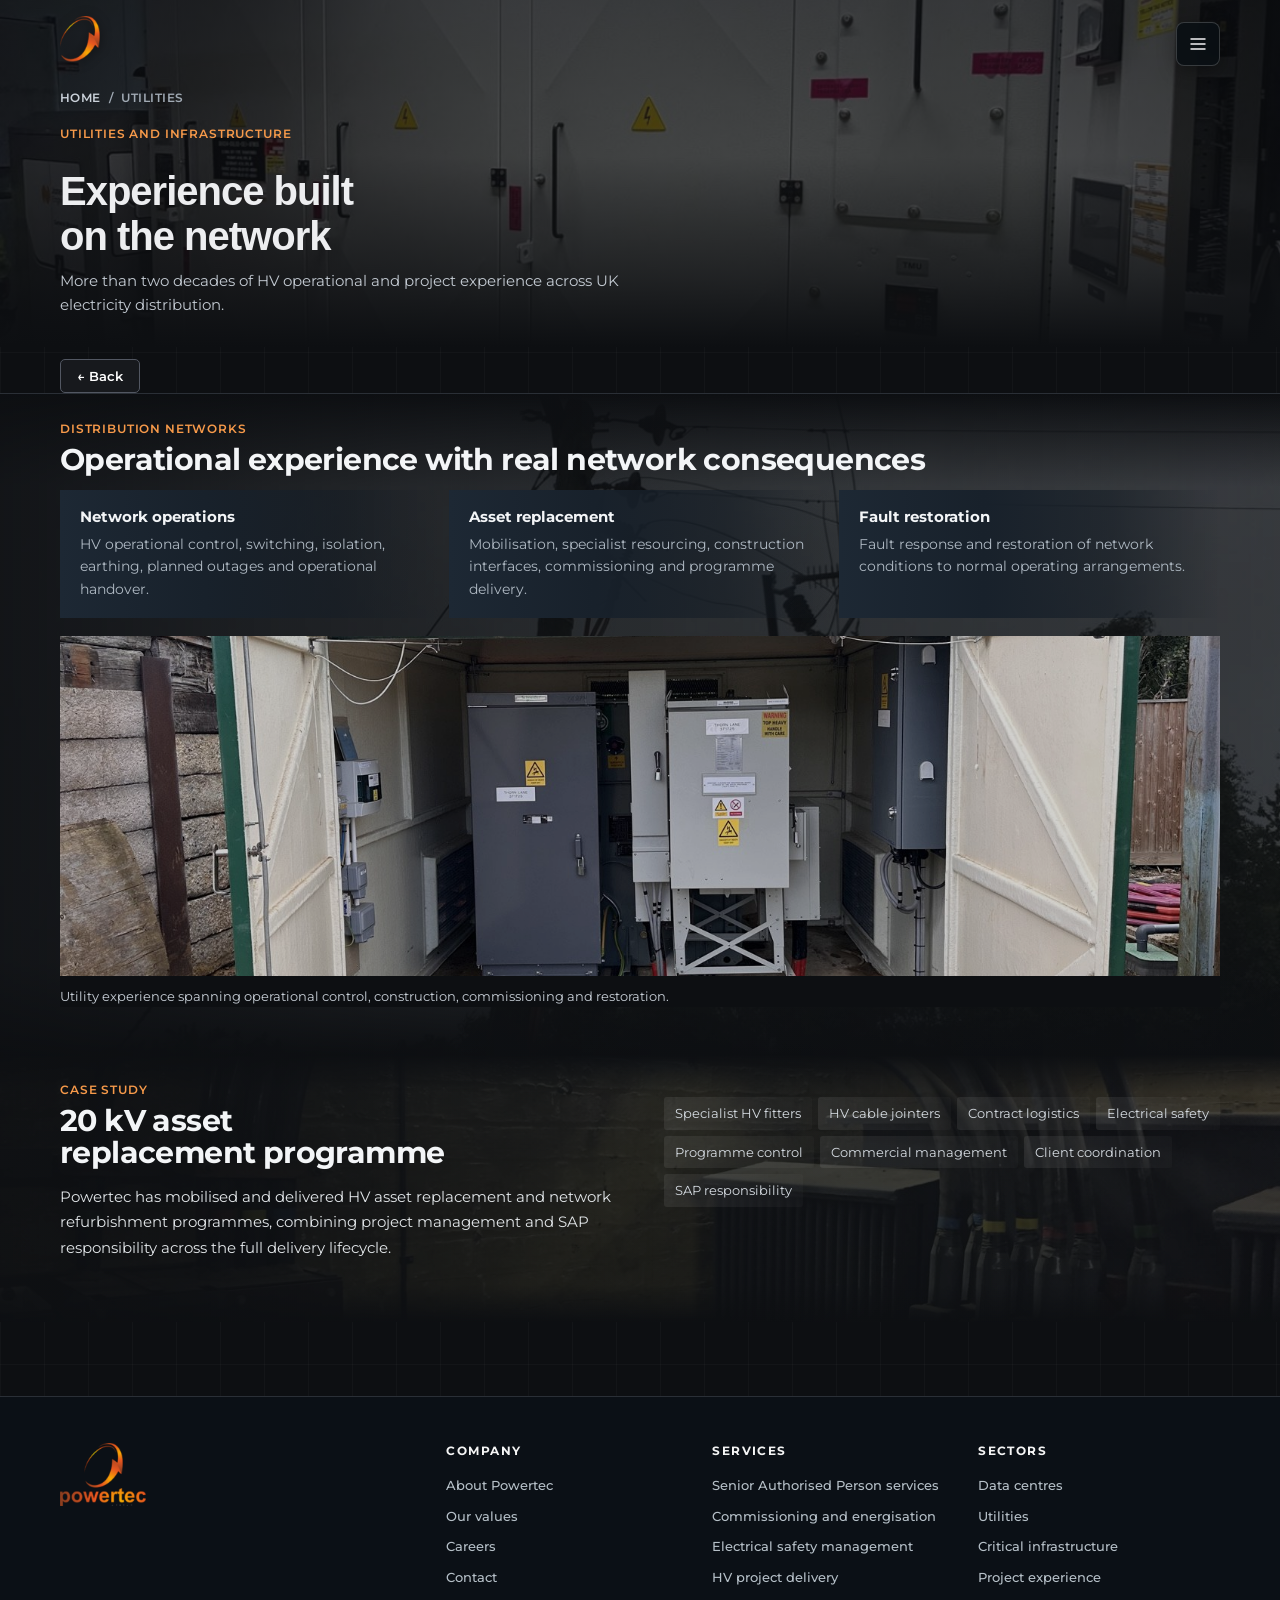
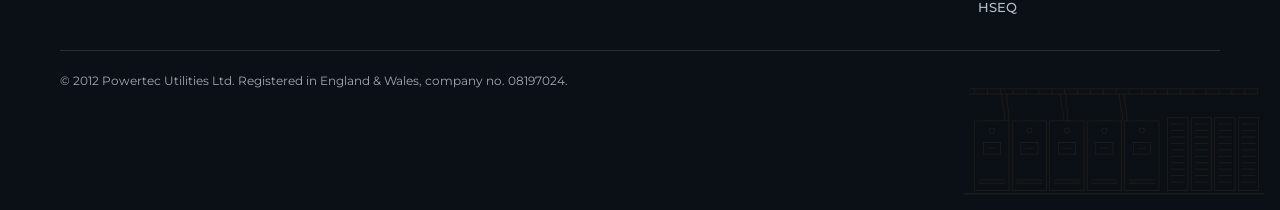
<file: utilities.html>
<!DOCTYPE html>

<html lang="en-GB">
<head>
<meta charset="utf-8"/>
<meta content="width=device-width, initial-scale=1, viewport-fit=cover" name="viewport"/>
<title>Utilities and Infrastructure | Powertec Utilities Ltd</title>
<meta content="HV operational and project experience across UK electricity distribution." name="description"/>
<meta content="#0D0F12" name="theme-color"/>
<link href="favicon.png" rel="icon" type="image/png"/>
<link href="https://fonts.googleapis.com" rel="preconnect"/>
<link crossorigin="" href="https://fonts.gstatic.com" rel="preconnect"/>
<link href="https://fonts.googleapis.com/css2?family=Montserrat:wght@400;500;600;700;800&amp;family=JetBrains+Mono:wght@500;700&amp;display=swap" rel="stylesheet"/>
<link href="styles.css?v=4" rel="stylesheet"/>
</head>
<body class="biz" data-page="biz-utilities">
<header class="site-head"><div class="wrap">
<a aria-label="Powertec home page" class="site-mark" href="index.html"><img alt="Powertec" src="mark.png"/></a>
<button aria-controls="menu" aria-expanded="false" aria-label="Open menu" class="menu-btn" id="openMenu"><svg fill="none" stroke="currentColor" stroke-width="2" viewbox="0 0 24 24"><path d="M3 6h18M3 12h18M3 18h18"></path></svg></button>
</div></header>
<div aria-label="Menu" class="menu" hidden="" id="menu" role="dialog">
<div class="top"><a aria-label="Powertec home page" class="site-mark" href="index.html"><img alt="Powertec" src="mark.png"/></a><button aria-label="Close menu" class="menu-btn" id="closeMenu"><svg fill="none" stroke="currentColor" stroke-width="2" viewbox="0 0 24 24"><path d="M5 5l14 14M19 5L5 19"></path></svg></button></div>
<nav aria-label="Main navigation"><a class="menu-primary" href="index.html">Home</a><details class="menu-group"><summary>About<span aria-hidden="true" class="menu-chevron">⌄</span></summary><div class="menu-subitems"><a class="menu-sub-link" href="about.html">About Powertec</a><a class="menu-sub-link" href="about.html#values">Our values</a></div></details><details class="menu-group"><summary>Services<span aria-hidden="true" class="menu-chevron">⌄</span></summary><div class="menu-subitems"><a class="menu-sub-link" href="services.html">All services</a><a class="menu-sub-link" href="services.html#sap">Senior Authorised Person services</a><a class="menu-sub-link" href="services.html#commissioning">Commissioning and energisation</a><a class="menu-sub-link" href="services.html#safety">Electrical safety management</a><a class="menu-sub-link" href="services.html#projects">HV project delivery</a></div></details><details class="menu-group" open=""><summary>Sectors<span aria-hidden="true" class="menu-chevron">⌄</span></summary><div class="menu-subitems"><a class="menu-sub-link" href="sectors.html">Sector overview</a><a class="menu-sub-link" href="data-centres.html">Data centres and critical infrastructure</a><a aria-current="page" class="menu-sub-link" href="utilities.html">Utilities and infrastructure</a></div></details><a class="menu-primary" href="projects.html">Project experience</a><a class="menu-primary" href="hseq.html">HSEQ</a><a class="menu-primary" href="careers.html">Careers</a><a class="menu-primary" href="contact.html">Contact</a></nav>
<p class="note">Powertec Utilities Ltd</p>
</div>
<section class="hero" style="--photo:url('plant-01.jpg')"><span aria-hidden="true" class="orb"></span><div class="wrap">
<nav class="crumbs"><a href="index.html">Home</a><span>/</span><span>Utilities</span></nav>
<div class="kicker orange">Utilities and infrastructure</div>
<h1>Experience built on the network</h1>
<p class="lead">More than two decades of HV operational and project experience across UK electricity distribution.</p>
</div></section>
<main><div class="wrap universal-back"><button aria-label="Go back to the previous page" class="back-nav" id="pageBack" type="button">← Back</button></div><section class="block bgfade-sec" data-bg="dno-m10.jpg,dno-n13.jpg,dno-m04.jpg,dno-p14.jpg,dno-n01.jpg"><div class="wrap"><div class="registers-intro"><div><div class="eyebrow">Distribution networks</div><h2>Operational experience with real network consequences</h2></div></div><div class="biz-grid c3"><article class="panel"><h3>Network operations</h3><p>HV operational control, switching, isolation, earthing, planned outages and operational handover.</p></article><article class="panel"><h3>Asset replacement</h3><p>Mobilisation, specialist resourcing, construction interfaces, commissioning and programme delivery.</p></article><article class="panel"><h3>Fault restoration</h3><p>Fault response and restoration of network conditions to normal operating arrangements.</p></article></div><figure class="photo-band biz-photo"><img alt="Electrical substation" loading="lazy" src="substation-01.jpg"/><figcaption>Utility experience spanning operational control, construction, commissioning and restoration.</figcaption></figure></div></section><section class="block bgfade-sec" data-bg="dno-p06.jpg,dno-p08.jpg,dno-n04.jpg,dno-p05.jpg,dno-p04.jpg"><div class="wrap"><div class="biz-split"><div><div class="registers-intro"><div><div class="eyebrow">Case study</div><h2>20 kV asset replacement programme</h2></div></div>
<div class="prose"><p>Powertec has mobilised and delivered HV asset replacement and network refurbishment programmes, combining project management and SAP responsibility across the full delivery lifecycle.</p></div></div>
<div><ul class="taglist"><li>Specialist HV fitters</li><li>HV cable jointers</li><li>Contract logistics</li><li>Electrical safety</li><li>Programme control</li><li>Commercial management</li><li>Client coordination</li><li>SAP responsibility</li></ul></div></div></div></section><section class="block"><div class="wrap"></div></section></main>
<footer class="site-foot"><div class="wrap">
<a aria-label="Powertec home page" class="foot-brand" href="index.html"><img alt="Powertec" src="logo-stack.png"/></a>
<div class="foot-links">
<div class="foot-col"><h3>Company</h3><a href="about.html">About Powertec</a><a href="about.html#values">Our values</a><a href="careers.html">Careers</a><a href="contact.html">Contact</a></div>
<div class="foot-col"><h3>Services</h3><a href="services.html#sap">Senior Authorised Person services</a><a href="services.html#commissioning">Commissioning and energisation</a><a href="services.html#safety">Electrical safety management</a><a href="services.html#projects">HV project delivery</a></div>
<div class="foot-col"><h3>Sectors</h3><a href="data-centres.html">Data centres</a><a href="utilities.html">Utilities</a><a href="sectors.html">Critical infrastructure</a><a href="projects.html">Project experience</a><a href="hseq.html">HSEQ</a></div>
</div>
<p class="foot-legal">© 2012 Powertec Utilities Ltd. Registered in England &amp; Wales, company no. 08197024.</p>
</div></footer>
<script src="site.js?v=4"></script>
</body>
</html>
</file>
<file: styles.css>
/* Powertec Isolation Control — shared styles
   Matches the Powertec Utilities site: dark charcoal-navy ground, photo backdrops that phase in, logo phase-in on the front page, copper-orange accent,
   bold uppercase headings, square menu button, bordered cards, uppercase footer nav. */
:root{
  --bg:#0B1016; --bg2:#10161E; --card:#141B24; --card2:#18212B; --line:#28313C; --line2:#3A4552;
  --text:#F3F5F7; --muted:#AEB6C0; --dim:#7D8792;
  --orange:#F58220; --orange2:#E07024; --orange-ink:#F79A4A; --orange-soft:rgba(245,130,32,.12);
  --good:#5FC98B; --good-soft:rgba(95,201,139,.12);
  --warn:#F2C14E; --warn-soft:rgba(242,193,78,.12);
  --crit:#FF7A70; --crit-soft:rgba(255,122,112,.12);
  --idle:#9AA3AD; --idle-soft:rgba(154,163,173,.12);
  --head:"Montserrat","Helvetica Neue",Helvetica,Arial,sans-serif;
  --body:"Montserrat","Helvetica Neue",Helvetica,Arial,sans-serif;
  --mono:ui-monospace,"SFMono-Regular",Menlo,Consolas,monospace;
  color-scheme:dark;
}
*{box-sizing:border-box}
html{-webkit-text-size-adjust:100%}
body{margin:0;background:var(--bg);color:var(--text);font-family:var(--body);font-size:16px;line-height:1.6}
img{max-width:100%;display:block}
a{color:inherit}
:focus-visible{outline:2px solid var(--orange);outline-offset:3px}
.wrap{max-width:1200px;margin:0 auto;padding-left:max(20px,env(safe-area-inset-left,0px));padding-right:max(20px,env(safe-area-inset-right,0px))}
h1,h2,h3{font-family:var(--head);font-weight:700;text-transform:uppercase;letter-spacing:.01em;line-height:1.08;margin:0;text-wrap:balance}
h1{font-size:clamp(34px,6vw,64px)}
h2{font-size:clamp(26px,3.6vw,38px)}
h3{font-size:19px;line-height:1.25}
p{margin:0}
.eyebrow{font-size:15px;font-weight:700;letter-spacing:.06em;text-transform:uppercase;color:var(--orange)}
.sub{font-size:clamp(19px,2.2vw,24px);font-weight:700;line-height:1.35;margin-top:22px;max-width:30ch}
.lead{color:var(--muted);max-width:60ch;margin-top:14px;font-size:17px}
.mono{font-family:var(--mono);font-size:14px;font-variant-numeric:tabular-nums}

/* header */
.site-head{position:absolute;top:0;left:0;right:0;z-index:20;padding-top:env(safe-area-inset-top,0px)}
.site-head .wrap{display:flex;justify-content:space-between;align-items:center;padding-block:22px}
.site-head .mark{width:64px;height:auto}
.menu-btn{width:56px;height:56px;display:grid;place-items:center;background:rgba(11,16,22,.82);border:1.5px solid var(--line2);cursor:pointer;color:var(--orange)}
.menu-btn:hover{border-color:var(--orange)}
.menu-btn svg{width:22px;height:22px}

/* full-screen menu */
.menu{position:fixed;inset:0;z-index:50;background:rgba(8,12,17,.97);display:flex;flex-direction:column;padding:calc(22px + env(safe-area-inset-top,0px)) max(20px,env(safe-area-inset-right,0px)) calc(28px + env(safe-area-inset-bottom,0px)) max(20px,env(safe-area-inset-left,0px));overflow-y:auto}
.menu[hidden]{display:none}
.menu .top{display:flex;justify-content:space-between;align-items:center;max-width:1200px;width:100%;margin:0 auto}
.menu .top img{width:64px}
.menu nav{max-width:1200px;width:100%;margin:40px auto 0;display:flex;flex-direction:column}
.menu nav a{display:flex;justify-content:space-between;align-items:baseline;gap:16px;text-decoration:none;font:700 clamp(22px,4vw,34px)/1.2 var(--head);text-transform:uppercase;padding:16px 0;border-bottom:1px solid var(--line)}
.menu nav a small{font:600 13px var(--mono);color:var(--dim);letter-spacing:.06em}
.menu nav a:hover,.menu nav a[aria-current="page"]{color:var(--orange)}
.menu .note{max-width:1200px;width:100%;margin:28px auto 0;color:var(--dim);font-size:14px}

/* hero */
.hero{position:relative;overflow:hidden;padding-top:calc(140px + env(safe-area-inset-top,0px));padding-bottom:72px;
  background:
    radial-gradient(120% 70% at 110% 20%,rgba(245,130,32,.16),transparent 55%),
    radial-gradient(60% 50% at -10% 100%,rgba(245,130,32,.08),transparent 60%),
    repeating-linear-gradient(90deg,rgba(255,255,255,.025) 0 2px,transparent 2px 46px),
    linear-gradient(180deg,#0E141B 0%,#0B1016 100%)}
.hero::after{content:"";position:absolute;right:-180px;top:40px;width:620px;height:620px;border-radius:50%;border:2px solid rgba(245,130,32,.18);border-left-color:transparent;border-bottom-color:transparent;transform:rotate(-20deg);pointer-events:none}
.hero .wrap{position:relative;z-index:1}
.hero.home{padding-top:calc(120px + env(safe-area-inset-top,0px));min-height:auto}
.hero .biglogo{width:min(300px,62vw);margin-bottom:40px}
.cta{display:flex;flex-direction:column;gap:16px;margin-top:34px;max-width:360px}
.btn{display:flex;align-items:center;justify-content:center;gap:14px;text-decoration:none;font:700 15px var(--head);letter-spacing:.05em;text-transform:uppercase;padding:16px 22px;border:1.5px solid transparent;cursor:pointer}
.btn.primary{background:linear-gradient(180deg,#F08A35,#D0681F);color:#fff}
.btn.primary:hover{background:linear-gradient(180deg,#F79745,#DC7428)}
.btn.ghost{border-color:var(--line2);color:var(--text);background:rgba(11,16,22,.5)}
.btn.ghost:hover{border-color:var(--orange)}
.btn svg{width:20px;height:20px;flex:none}
.chev{display:block;width:28px;margin:42px auto 0;color:var(--muted)}
.crumbs{display:flex;flex-wrap:wrap;gap:8px;font-size:13px;font-weight:700;letter-spacing:.06em;text-transform:uppercase;color:var(--dim);margin-bottom:18px}
.crumbs a{text-decoration:none;color:var(--muted)}
.crumbs a:hover{color:var(--orange)}

/* sections + cards */
section.block{padding-block:72px;border-top:1px solid var(--line)}
section.block.alt{background:var(--bg2)}
.block-head{margin-bottom:36px}
.block-head h2{margin-top:10px}
.cards{display:grid;grid-template-columns:repeat(2,minmax(0,1fr));gap:20px}
.card{background:var(--card);border:1px solid var(--line);padding:30px;display:grid;grid-template-columns:auto minmax(0,1fr);gap:24px;text-decoration:none;transition:border-color .2s}
a.card:hover{border-color:var(--orange)}
.card .ico{width:64px;height:64px;color:var(--orange)}
.card h3{margin-bottom:12px}
.card p{color:var(--muted);font-size:15px}
.card .more{display:inline-flex;align-items:center;gap:12px;margin-top:18px;color:var(--orange);font:700 14px var(--head);letter-spacing:.06em;text-transform:uppercase}
.card .more svg{width:20px}
.card .n{font:600 13px var(--mono);color:var(--dim);margin-top:6px}
.trio{display:grid;grid-template-columns:repeat(4,minmax(0,1fr));gap:20px}
.trio div{text-align:center}
.trio svg{width:56px;height:56px;color:var(--orange);margin:0 auto 14px}
.trio b{display:block;font:700 14px var(--head);letter-spacing:.06em;text-transform:uppercase}
.trio p{color:var(--muted);font-size:14px;margin-top:6px}
.stats{display:grid;grid-template-columns:repeat(3,minmax(0,1fr));gap:0;border:1px solid var(--line);margin-top:44px;background:rgba(20,27,36,.6)}
.stats div{padding:20px 22px;border-right:1px solid var(--line);border-bottom:1px solid var(--line)}
.stats div:nth-child(3n){border-right:0}
.stats div:nth-last-child(-n+3){border-bottom:0}
.stats b{display:block;font:700 34px var(--head);font-variant-numeric:tabular-nums;color:var(--text)}
.stats b.hot{color:var(--orange)}
.stats span{font-size:13px;font-weight:700;letter-spacing:.05em;text-transform:uppercase;color:var(--muted)}
.example{display:inline-block;margin-top:18px;font-size:12px;font-weight:700;letter-spacing:.08em;text-transform:uppercase;color:var(--warn);border:1px solid rgba(242,193,78,.4);padding:5px 10px}

/* trackers */
.toolbar{display:flex;flex-wrap:wrap;gap:12px;align-items:center;margin-bottom:16px}
.search{flex:1 1 260px;min-width:0;display:flex;align-items:center;gap:10px;background:var(--card);border:1px solid var(--line2);padding:12px 14px}
.search:focus-within{border-color:var(--orange)}
.search svg{width:18px;color:var(--dim);flex:none}
.search input{flex:1;min-width:0;background:transparent;border:0;outline:0;color:var(--text);font:500 15px var(--body)}
.search input::placeholder{color:var(--dim)}
.filters{display:flex;flex-wrap:wrap;gap:8px}
.filters button{background:transparent;color:var(--muted);border:1px solid var(--line2);padding:9px 14px;font:700 12px var(--head);letter-spacing:.06em;text-transform:uppercase;cursor:pointer}
.filters button[aria-pressed="true"]{background:var(--orange);border-color:var(--orange);color:#fff}
.count{color:var(--dim);font-size:13px;font-weight:700;letter-spacing:.05em;text-transform:uppercase;margin-bottom:10px}
.tablebox{border:1px solid var(--line);overflow-x:auto;background:var(--card)}
table{width:100%;border-collapse:collapse;font-size:15px}
th{text-align:left;font:700 12px var(--head);letter-spacing:.08em;text-transform:uppercase;color:var(--orange);background:var(--card2);padding:14px 16px;white-space:nowrap;border-bottom:1px solid var(--line)}
td{padding:14px 16px;border-top:1px solid var(--line);vertical-align:top;color:var(--muted)}
td:first-child a{color:var(--text);font-weight:700;text-decoration:none}
tbody tr{cursor:pointer}
tbody tr:hover td{background:rgba(245,130,32,.06)}
td.go{text-align:right;white-space:nowrap}
td.go span{color:var(--orange);font:700 13px var(--head);letter-spacing:.06em;text-transform:uppercase}
.empty{text-align:center;padding:32px;color:var(--dim)}
.chip{display:inline-flex;align-items:center;gap:7px;font:700 12px var(--head);letter-spacing:.05em;text-transform:uppercase;padding:4px 10px;white-space:nowrap;border:1px solid currentColor}
.chip::before{content:"";width:7px;height:7px;border-radius:50%;background:currentColor}
.s-good{color:var(--good);background:var(--good-soft)}
.s-hot{color:var(--orange-ink);background:var(--orange-soft)}
.s-warn{color:var(--warn);background:var(--warn-soft)}
.s-crit{color:var(--crit);background:var(--crit-soft)}
.s-idle{color:var(--idle);background:var(--idle-soft)}
.sys{font:700 12px var(--mono);padding:2px 7px;border:1px solid currentColor}
.sys.hv{color:var(--crit)} .sys.lv{color:#7DB7F0}

/* record */
.rec-head{display:flex;justify-content:space-between;align-items:flex-start;gap:18px;flex-wrap:wrap}
.rec-id{font:700 15px var(--mono);color:var(--orange);margin-bottom:10px}
.rec-grid{display:grid;grid-template-columns:minmax(0,1.6fr) minmax(0,1fr);gap:24px}
.fields{display:grid;grid-template-columns:repeat(2,minmax(0,1fr));border:1px solid var(--line);background:var(--card);margin:0}
.field{padding:16px 20px;border-bottom:1px solid var(--line);min-width:0}
.field:nth-child(odd){border-right:1px solid var(--line)}
.field.wide{grid-column:1/-1;border-right:0}
.field dt{font:700 12px var(--head);letter-spacing:.08em;text-transform:uppercase;color:var(--orange)}
.field dd{margin:6px 0 0;color:var(--text);overflow-wrap:anywhere}
.side{display:flex;flex-direction:column;gap:20px}
.panel{background:var(--card);border:1px solid var(--line);padding:22px}
.panel h3{font-size:15px;margin-bottom:14px;color:var(--orange)}
.panel p{color:var(--muted);font-size:15px}
.links{display:flex;flex-wrap:wrap;gap:8px}
.links a,.links span{font:600 13px var(--mono);text-decoration:none;border:1px solid var(--line2);padding:6px 10px;color:var(--text)}
.links a:hover{border-color:var(--orange);color:var(--orange)}
.links span{color:var(--dim)}
.log{list-style:none;margin:0;padding:0;display:flex;flex-direction:column;gap:14px}
.log li{display:grid;grid-template-columns:auto minmax(0,1fr);gap:14px;font-size:15px;color:var(--muted)}
.log time{font:600 13px var(--mono);color:var(--orange-ink);white-space:nowrap;padding-top:2px}
.hooktag{border:1.5px dashed var(--orange);background:var(--orange-soft);padding:16px}
.hooktag b{display:block;font:700 12px var(--mono);letter-spacing:.12em;color:var(--orange);margin-bottom:8px}
.hooktag div{display:flex;justify-content:space-between;gap:10px;padding-block:6px;border-top:1px dotted var(--line2);font-size:14px}
.hooktag div span:first-child{color:var(--muted)}
.back{display:inline-flex;align-items:center;gap:10px;margin-top:32px;color:var(--orange);text-decoration:none;font:700 14px var(--head);letter-spacing:.06em;text-transform:uppercase}

/* schematic */
.sld{border:1px solid var(--line);background:var(--card);overflow-x:auto}
.sld svg{display:block;min-width:760px;width:100%;height:auto}
.sld .w{stroke:#D6DCE2;fill:none;stroke-width:1.6}
.sld .bus{stroke:var(--orange);stroke-width:5;stroke-linecap:round}
.sld .bx,.sld .cb{fill:var(--card);stroke:#D6DCE2;stroke-width:1.6}
.sld .ld{fill:var(--card2);stroke:var(--dim);stroke-width:1.2;stroke-dasharray:4 3}
.sld text{fill:var(--text);font-family:var(--body);font-size:12px}
.sld .t-q{fill:var(--muted);font-size:11px}
.sld .t-b{font-weight:700;font-size:13px}
.legend{display:flex;flex-wrap:wrap;gap:22px;margin-top:16px;color:var(--muted);font-size:14px}
.legend span{display:inline-flex;align-items:center;gap:10px}

/* implementation plan */
.barbox{overflow-x:auto;margin-bottom:36px}
.phasebar{display:grid;grid-template-columns:repeat(9,minmax(112px,1fr));border:1px solid var(--line);background:var(--card)}
.phasebar a{display:flex;flex-direction:column;gap:4px;padding:16px;text-decoration:none;border-right:1px solid var(--line);position:relative}
.phasebar a:last-child{border-right:0}
.phasebar a::after{content:"";position:absolute;left:0;right:0;bottom:0;height:3px;background:var(--orange);opacity:.35}
.phasebar a:hover::after{opacity:1}
.phasebar b{font:700 26px var(--head);color:var(--orange);line-height:1}
.phasebar span{font:700 13px var(--head);letter-spacing:.05em;text-transform:uppercase}
.phasebar small{font:600 12px var(--mono);color:var(--dim)}
.phases{display:flex;flex-direction:column;gap:20px}
.phase{display:grid;grid-template-columns:88px minmax(0,1fr);background:var(--card);border:1px solid var(--line);scroll-margin-top:24px}
.pnum{display:flex;align-items:flex-start;justify-content:center;padding-top:24px;font:700 44px var(--head);color:var(--orange);border-right:1px solid var(--line);background:var(--card2)}
.pbody{padding:24px 28px;min-width:0}
.pmeta{display:flex;flex-wrap:wrap;gap:8px 20px;font:600 13px var(--mono);color:var(--dim);margin-bottom:8px}
.pbody h3{font-size:22px}
.aim{color:var(--text);margin-top:8px;font-size:17px}
.pcols{display:grid;grid-template-columns:minmax(0,1.6fr) minmax(0,1fr);gap:28px;margin-top:20px}
.pcols h4{margin:0 0 10px;font:700 12px var(--head);letter-spacing:.08em;text-transform:uppercase;color:var(--orange)}
.pcols ul{margin:0;padding:0;list-style:none;display:flex;flex-direction:column;gap:8px}
.pcols li{position:relative;padding-left:18px;color:var(--muted);font-size:15px}
.pcols li::before{content:"";position:absolute;left:0;top:.62em;width:8px;height:2px;background:var(--orange)}
.gate{margin-top:20px;padding:14px 16px;border:1px solid rgba(245,130,32,.4);background:var(--orange-soft);color:var(--text);font-size:15px}
.gate b{display:block;font:700 12px var(--head);letter-spacing:.1em;text-transform:uppercase;color:var(--orange);margin-bottom:4px}
.ready-head{display:flex;justify-content:space-between;align-items:center;gap:16px;flex-wrap:wrap;margin-bottom:16px}
#readyCount{font:700 14px var(--head);letter-spacing:.06em;text-transform:uppercase;color:var(--muted)}
#readyCount.done{color:var(--good)}
.checks{list-style:none;margin:0;padding:0;display:grid;grid-template-columns:repeat(2,minmax(0,1fr));gap:10px}
.checks label{display:flex;gap:14px;align-items:flex-start;background:var(--card);border:1px solid var(--line);padding:14px 16px;cursor:pointer}
.checks label:hover{border-color:var(--line2)}
.checks input{width:20px;height:20px;margin:2px 0 0;accent-color:var(--orange);flex:none}
.checks input:checked + span{color:var(--muted);text-decoration:line-through;text-decoration-color:var(--orange)}
.two{display:grid;grid-template-columns:repeat(2,minmax(0,1fr));gap:36px}
.tablebox.plain tbody tr{cursor:default}
.tablebox.plain tbody tr:hover td{background:none}
@media (max-width:820px){.two{grid-template-columns:1fr}.pcols{grid-template-columns:1fr;gap:18px}.checks{grid-template-columns:1fr}}
@media (max-width:640px){.phase{grid-template-columns:1fr}.pnum{justify-content:flex-start;padding:14px 20px;border-right:0;border-bottom:1px solid var(--line);font-size:30px}.pbody{padding:20px}}

/* system procedure */
.steps-list{list-style:none;margin:0;padding:0;display:flex;flex-direction:column;gap:12px}
.steps-list li{display:grid;grid-template-columns:32px minmax(0,1fr);gap:12px;color:var(--muted);font-size:15px;padding-left:0}
.steps-list li::before{content:none}
.sn{display:grid;place-items:center;width:28px;height:28px;border:1.5px solid var(--orange);color:var(--orange);font:700 13px var(--mono)}
.site-note{color:var(--text);font-size:15px;border-left:3px solid var(--orange);padding:4px 0 4px 14px}
.routines{display:grid;grid-template-columns:repeat(3,minmax(0,1fr));gap:20px}
.mini{margin:0;padding-left:20px;display:flex;flex-direction:column;gap:8px;color:var(--muted);font-size:15px}
.mini li::marker{color:var(--orange);font-weight:700}
.plink{color:var(--orange);font-family:var(--mono);text-decoration:none;border-bottom:1px solid currentColor}
@media (max-width:980px){.routines{grid-template-columns:repeat(2,minmax(0,1fr))}}
@media (max-width:640px){.routines{grid-template-columns:1fr}}

/* footer */
.site-foot{border-top:1px solid var(--line);padding-block:28px calc(28px + env(safe-area-inset-bottom,0px));background:var(--bg)}
.site-foot .wrap{display:flex;justify-content:space-between;align-items:center;gap:20px;flex-wrap:wrap}
.foot-brand{display:flex;align-items:center;gap:10px;text-decoration:none}
.foot-brand img{width:38px}
.foot-brand b{font:700 20px var(--head);color:var(--orange);letter-spacing:-.01em;line-height:1}
.foot-brand small{display:block;font-size:11px;color:var(--muted);font-weight:600}
.foot-nav{display:flex;flex-wrap:wrap;gap:6px 22px}
.foot-nav a{text-decoration:none;font:700 12px var(--head);letter-spacing:.06em;text-transform:uppercase;color:var(--muted)}
.foot-nav a:hover{color:var(--orange)}
.foot-legal{width:100%;color:var(--dim);font-size:12px;padding-top:14px;border-top:1px solid var(--line)}

@media (max-width:820px){
  .cards{grid-template-columns:1fr}
  .trio{grid-template-columns:repeat(2,minmax(0,1fr));row-gap:30px}
  .rec-grid{grid-template-columns:1fr}
  .stats{grid-template-columns:repeat(2,minmax(0,1fr))}
  .stats div{border-right:1px solid var(--line)!important;border-bottom:1px solid var(--line)!important}
  .stats div:nth-child(2n){border-right:0!important}
  .stats div:nth-last-child(-n+2){border-bottom:0!important}
}
@media (max-width:640px){
  .card{grid-template-columns:1fr;gap:16px;padding:24px}
  .fields{grid-template-columns:1fr}
  .field:nth-child(odd){border-right:0}
  .tablebox{border:0;background:none;overflow:visible}
  table,thead,tbody,tr,td{display:block}
  thead{display:none}
  tbody{display:grid;gap:12px}
  tbody tr{background:var(--card);border:1px solid var(--line);padding:12px 16px}
  td{border:0;padding:5px 0;display:grid;grid-template-columns:112px minmax(0,1fr);gap:10px}
  td::before{content:attr(data-label);font:700 11px var(--head);letter-spacing:.08em;text-transform:uppercase;color:var(--orange);padding-top:3px}
  td.go{text-align:left;grid-template-columns:1fr;padding-top:8px}
  td.go::before{content:none}
  tbody tr:hover td{background:none}
}
@media (prefers-reduced-motion:reduce){*{transition:none!important}}

/* =========================================================
   PHOTOS AND PHASE-IN (as on the Powertec Utilities site)
   Each page sets its own photo through --photo. The photo fades in behind a dark
   gradient; on the front page the logo, headline and text then phase in one after another.
   ========================================================= */
.hero{--photo:url("hero.jpg")}
body[data-page="keys"] .hero,body[data-page="info"] .hero{--photo:url("banner-keys.jpg")}
body[data-page="ptw"] .hero,body[data-page="sft"] .hero,body[data-page="record"] .hero{--photo:url("banner-permits.jpg")}
body[data-page="loa"] .hero,body[data-page="cp"] .hero{--photo:url("banner-substation.jpg")}
body[data-page="procedure"] .hero,body[data-page="schematic"] .hero{--photo:url("banner-network.jpg")}
.hero::before{content:"";position:absolute;inset:0;background:var(--photo) center right/cover no-repeat;z-index:0;
  -webkit-mask-image:linear-gradient(90deg,transparent 0%,rgba(0,0,0,.35) 30%,#000 70%);mask-image:linear-gradient(90deg,transparent 0%,rgba(0,0,0,.35) 30%,#000 70%);
  opacity:.55;animation:photoIn 2.2s ease-out both}
.hero.home::before{opacity:.7}
.hero::after{z-index:0}
@keyframes photoIn{from{opacity:0;transform:scale(1.08)}to{transform:scale(1)}}
@keyframes phaseIn{from{opacity:0;transform:translateY(16px)}to{opacity:1;transform:none}}
@keyframes logoIn{0%{opacity:0;transform:scale(.88) rotate(-6deg);filter:blur(8px) drop-shadow(0 0 0 rgba(245,130,32,0))}60%{opacity:1;filter:blur(0) drop-shadow(0 0 28px rgba(245,130,32,.55))}100%{opacity:1;transform:none;filter:drop-shadow(0 0 14px rgba(245,130,32,.25))}}
.hero .biglogo{animation:logoIn 1.6s cubic-bezier(.2,.7,.2,1) both}
.hero.home h1{animation:phaseIn .9s .9s ease-out both}
.hero.home .sub{animation:phaseIn .9s 1.15s ease-out both}
.hero.home .lead{animation:phaseIn .9s 1.35s ease-out both}
.hero.home .cta{animation:phaseIn .9s 1.55s ease-out both}
.hero.home .stats,.hero.home .example{animation:phaseIn .9s 1.75s ease-out both}
.hero:not(.home) .wrap>*{animation:phaseIn .8s ease-out both}
.hero:not(.home) .wrap>*:nth-child(2){animation-delay:.12s}
.hero:not(.home) .wrap>*:nth-child(3){animation-delay:.24s}
.hero:not(.home) .wrap>*:nth-child(4){animation-delay:.36s}
.site-head .mark{animation:phaseIn .8s ease-out both}
@media (max-width:640px){.hero::before{-webkit-mask-image:linear-gradient(180deg,#000 0%,rgba(0,0,0,.45) 55%,rgba(0,0,0,.15) 100%);mask-image:linear-gradient(180deg,#000 0%,rgba(0,0,0,.45) 55%,rgba(0,0,0,.15) 100%);opacity:.45}}
@media (prefers-reduced-motion:reduce){.hero::before,.hero .biglogo,.hero .wrap>*,.hero.home *,.site-head .mark{animation:none!important}}

/* =========================================================
   NEW SAFETY DOCUMENT FORM AND CP CONTACT CARD
   ========================================================= */
body[data-page="new"] .hero{--photo:url("banner-permits.jpg")}
.btn.small{padding:11px 16px;font-size:13px}
.docform{display:flex;flex-direction:column;gap:20px;max-width:980px}
.fgroup{background:var(--card);border:1px solid var(--line);padding:24px}
.fgroup>h3{font-size:16px;color:var(--orange);margin-bottom:18px}
.fgrid{display:grid;grid-template-columns:repeat(2,minmax(0,1fr));gap:18px}
.f{display:flex;flex-direction:column;gap:8px;min-width:0}
.f.wide,.cpcard.wide{grid-column:1/-1}
.f>span{font:700 12px var(--head);letter-spacing:.08em;text-transform:uppercase;color:var(--text)}
.f>span small{display:block;font:500 12px var(--body);letter-spacing:0;text-transform:none;color:var(--dim);margin-top:4px}
.f select,.f textarea{width:100%;min-width:0;background:var(--bg2);color:var(--text);border:1px solid var(--line2);padding:13px 40px 13px 14px;font:500 15px var(--body);border-radius:0;-webkit-appearance:none;appearance:none}
.f select{background-image:linear-gradient(45deg,transparent 50%,var(--orange) 50%),linear-gradient(135deg,var(--orange) 50%,transparent 50%);background-position:calc(100% - 20px) 50%,calc(100% - 14px) 50%;background-size:6px 6px;background-repeat:no-repeat}
.f textarea{padding-right:14px;resize:vertical}
.f select:focus,.f textarea:focus{outline:none;border-color:var(--orange)}
.f select option:disabled{color:#6b7480}
.addrow{display:flex;gap:10px}
.addrow select{flex:1}
.picked{list-style:none;margin:0;padding:0;display:flex;flex-direction:column;gap:8px}
.picked:empty{display:none}
.picked li{display:flex;align-items:center;gap:10px;background:var(--bg2);border:1px solid var(--line);border-left:3px solid var(--orange);padding:10px 12px;font-size:14px;color:var(--muted)}
.picked li .mono{color:var(--text)}
.picked li button{margin-left:auto;background:none;border:1px solid var(--line2);color:var(--muted);width:30px;height:30px;font-size:18px;cursor:pointer;flex:none}
.picked li button:hover{border-color:var(--crit);color:var(--crit)}
.errors{border:1px solid var(--crit);background:var(--crit-soft);padding:16px 18px;color:var(--text)}
.errors ul{margin:8px 0 0;padding-left:20px}
.formfoot{display:flex;gap:12px;flex-wrap:wrap}
.formfoot .btn{min-width:220px}
.hint{color:var(--dim);font-size:13px}
.saved{margin-top:18px;border:1px solid var(--good);background:var(--good-soft);padding:12px 16px;color:var(--text);font-size:15px;max-width:70ch}
.cpcard{background:var(--bg2);border:1px solid var(--line);border-left:3px solid var(--orange);padding:16px}
.cpc-head{display:flex;justify-content:space-between;align-items:flex-start;gap:12px}
.cpc-head b{display:block;font:700 18px var(--head);text-transform:uppercase;margin-top:2px}
.cpc-head span{color:var(--muted);font-size:14px}
.cpc-role{font:700 12px var(--head);letter-spacing:.08em;color:var(--orange)}
.cpc-role .mono{font-size:12px;color:var(--orange)}
.cpc-lines{display:grid;gap:8px;margin:14px 0}
.cpc-lines a{display:flex;justify-content:space-between;gap:12px;text-decoration:none;border:1px solid var(--line);padding:10px 12px;background:var(--card)}
.cpc-lines a:hover{border-color:var(--orange)}
.cpc-lines span{font:700 11px var(--head);letter-spacing:.1em;text-transform:uppercase;color:var(--dim);padding-top:2px}
.cpc-lines b{font-size:13px;overflow-wrap:anywhere;text-align:right}
.cppanel{border-color:rgba(245,130,32,.5)}
@media (max-width:640px){.fgrid{grid-template-columns:1fr}.fgroup{padding:18px}.addrow{flex-direction:column}.formfoot .btn{width:100%}}
[hidden]{display:none!important}
.picked li .mono{white-space:nowrap}

/* =========================================================
   FRONT PAGE AND HEADER, matched to the live Powertec Utilities site
   Header: swoosh + "powertec / utilities Ltd" lockup left, square menu right.
   Hero: full-bleed photo, clear, with a dark gradient only where the words sit.
   ========================================================= */
.lockup{display:flex;align-items:center;gap:10px;text-decoration:none}
.site-head .lockup .mark{width:58px;height:auto}
.lockup-text{display:flex;flex-direction:column;line-height:1}
.lockup-text b{font:700 30px/1 Arial,"Helvetica Neue",Helvetica,sans-serif;letter-spacing:-.025em;background:linear-gradient(90deg,#C8501A 0%,#E8641E 45%,#F58220 70%,#FBA234 100%);-webkit-background-clip:text;background-clip:text;color:transparent}
.lockup-text small{align-self:flex-end;font:700 17px/1 Arial,"Helvetica Neue",Helvetica,sans-serif;color:#D4D7DB;margin-top:4px;letter-spacing:.01em}
.site-head .lockup{animation:phaseIn .9s ease-out both}
body:not([data-page="home"]) .lockup-text{display:none}

.hero.home{min-height:min(100vh,980px);display:flex;align-items:flex-end;padding-top:calc(170px + env(safe-area-inset-top,0px));padding-bottom:56px}
.hero.home::before{opacity:1;-webkit-mask-image:none;mask-image:none;
  background:linear-gradient(180deg,rgba(11,16,22,.55) 0%,rgba(11,16,22,.15) 22%,rgba(11,16,22,.35) 48%,rgba(11,16,22,.88) 72%,#0B1016 100%),var(--photo) center/cover no-repeat}
.hero.home::after{display:none}
.hero.home .wrap{width:100%}
.hero h1.mega{font:800 clamp(44px,9.5vw,96px)/.98 Arial,"Helvetica Neue",Helvetica,sans-serif;letter-spacing:-.02em;text-shadow:0 2px 24px rgba(0,0,0,.45)}
.hero.home .sub{font-family:Arial,"Helvetica Neue",Helvetica,sans-serif;font-size:clamp(20px,2.6vw,26px);max-width:36ch;text-shadow:0 1px 12px rgba(0,0,0,.5)}
.hero.home .lead{color:#D4D7DB;font-size:clamp(17px,1.9vw,20px);text-shadow:0 1px 10px rgba(0,0,0,.5)}
@media (min-width:900px){.hero.home::before{background:linear-gradient(90deg,rgba(11,16,22,.94) 0%,rgba(11,16,22,.75) 38%,rgba(11,16,22,.15) 70%,rgba(11,16,22,.05) 100%),linear-gradient(180deg,transparent 70%,#0B1016 100%),var(--photo) center right/cover no-repeat}.hero.home{align-items:center}}
@media (max-width:640px){.hero.home::before{-webkit-mask-image:none;mask-image:none;opacity:1}.lockup-text b{font-size:26px}.lockup-text small{font-size:15px}.site-head .lockup .mark{width:50px}}
.site-head a{text-decoration:none}
.hero.home .cta{margin-top:30px}
@media (max-width:899px){.hero.home::before{background:linear-gradient(180deg,rgba(11,16,22,.5) 0%,rgba(11,16,22,0) 18%,rgba(11,16,22,.1) 38%,rgba(11,16,22,.72) 62%,#0B1016 100%),var(--photo) center/cover no-repeat}.hero.home{min-height:100svh}}

/* schematics page */
.dwgs{display:grid;gap:28px}
.dwg{margin:0;background:var(--card);border:1px solid var(--line);padding:20px;display:flex;flex-direction:column;gap:16px}
.dwg figcaption{display:flex;justify-content:space-between;align-items:flex-start;gap:16px;flex-wrap:wrap}
.dwg figcaption p{color:var(--muted);font-size:15px;margin-top:6px}
.dwg img{width:100%;height:auto;background:#fff;border:1px solid var(--line)}
.dwg .btn{align-self:flex-start}
.dwg-count{display:flex;gap:8px}
.pill{font:700 12px var(--head);letter-spacing:.06em;padding:5px 10px;border:1.5px solid currentColor;background:#fff}
.pill.hv{color:#C81E1E}.pill.lv{color:#145AC8}

/* =========================================================
   VERSION 4: POWERTEC TRAINING STYLE
   Header sits over a full-screen dark photo: stacked powertec logo, divider,
   letterspaced product name, rounded menu button. Sentence-case headline,
   letterspaced grey kicker, grey lead, text links with orange arrows.
   ========================================================= */
:root{--head:"Helvetica Neue",Helvetica,Arial,sans-serif;--body:"Helvetica Neue",Helvetica,Arial,sans-serif;--bg:#0D0F12;--bg2:#121519;--card:#16191E;--card2:#1B1F25;--line:#2A2F36;--line2:#3B414A}
body{background:var(--bg)}
.brand{display:flex;align-items:center;gap:18px;text-decoration:none}
.brand-logo{width:92px;height:auto}
.brand-name{position:relative;padding-left:18px;font:700 13px/1 var(--head);letter-spacing:.22em;color:#E6E8EB;white-space:nowrap}
.brand-name::before{content:"";position:absolute;left:0;top:50%;height:26px;margin-top:-13px;width:1.5px;background:rgba(255,255,255,.35)}
.site-head a{text-decoration:none}
.site-head .wrap{padding-block:26px;align-items:flex-start}
.menu-btn{width:58px;height:58px;border-radius:14px;border:1.5px solid rgba(255,255,255,.28);background:rgba(16,18,22,.55);color:#F3F4F6;-webkit-backdrop-filter:blur(6px);backdrop-filter:blur(6px)}
.menu-btn:hover{border-color:var(--orange);color:#fff}
.menu-btn svg{width:26px;height:26px}
.menu .top .brand-logo{width:80px}
.site-head .brand{animation:phaseIn .9s ease-out both}

/* hero: full-bleed photo, heavily darkened like the Training page */
.hero::before,.hero.home::before{opacity:1!important;-webkit-mask-image:none!important;mask-image:none!important;
  background:linear-gradient(180deg,rgba(13,15,18,.78) 0%,rgba(13,15,18,.70) 45%,rgba(13,15,18,.88) 80%,#0D0F12 100%),var(--photo) center/cover no-repeat!important}
.hero::after{display:none}
.hero{padding-top:calc(150px + env(safe-area-inset-top,0px));padding-bottom:64px}
.hero.home{min-height:auto;display:block;padding-top:calc(170px + env(safe-area-inset-top,0px));padding-bottom:90px}
.kicker{font:700 13px/1.5 var(--head);letter-spacing:.3em;text-transform:uppercase;color:#B9BDC3;margin-bottom:26px}
.hero h1{text-transform:none;font:700 clamp(36px,5.6vw,64px)/1.04 var(--head);letter-spacing:-.025em;color:#EDEEF0;max-width:18ch}
.hero h1.mega{font-size:clamp(46px,8.4vw,104px);line-height:1.0;letter-spacing:-.035em;max-width:13ch;text-shadow:none}
.hero.home .sub{font:400 clamp(20px,2.4vw,27px)/1.42 var(--head);color:#C9CCD1;max-width:34ch;margin-top:34px;text-shadow:none}
.hero.home .lead{font-size:clamp(16px,1.8vw,19px);line-height:1.6;color:#8E939A;max-width:52ch;margin-top:18px;text-shadow:none}
.hero .lead{color:#A3A8AF;max-width:58ch;margin-top:20px}
.textlinks{display:flex;flex-direction:column;gap:18px;margin-top:44px}
.textlinks a{display:inline-flex;align-items:center;gap:22px;text-decoration:none;font:500 clamp(18px,2vw,21px) var(--head);letter-spacing:.02em;color:#EDEEF0;width:max-content}
.textlinks a span{color:var(--orange);font-size:1.25em;transition:transform .2s}
.textlinks a:hover span{transform:translateX(6px)}
.hero.home .textlinks{animation:phaseIn .9s 1.4s ease-out both}
.hero.home .kicker{animation:phaseIn .8s .5s ease-out both}
.hero.home h1{animation:phaseIn .9s .75s ease-out both}
.crumbs{letter-spacing:.14em;font-size:12px}
.rec-head h1{text-transform:none;letter-spacing:-.02em}
h2{text-transform:none;letter-spacing:-.02em}
.block-head h2,.block h2{font-size:clamp(28px,3.8vw,42px)}
.example{letter-spacing:.14em}
@media (max-width:640px){
  .brand-logo{width:78px}.brand{gap:14px}.brand-name{font-size:11px;letter-spacing:.2em;padding-left:14px}
  .menu-btn{width:52px;height:52px;border-radius:12px}
  .hero.home{padding-top:calc(150px + env(safe-area-inset-top,0px))}
  .kicker{font-size:11.5px;letter-spacing:.24em}
}

/* Version 4 finishing: Powertec Training details */
:root{--head:"Montserrat","Helvetica Neue",Arial,sans-serif;--body:"Montserrat","Helvetica Neue",Arial,sans-serif;--mono:"JetBrains Mono",ui-monospace,Menlo,monospace}
body{background:#0F1215 linear-gradient(rgba(255,255,255,.025) 1px,transparent 1px) 0 0/44px 44px,#0F1215;background-image:linear-gradient(rgba(255,255,255,.022) 1px,transparent 1px),linear-gradient(90deg,rgba(255,255,255,.022) 1px,transparent 1px);background-size:44px 44px}
section.block.alt{background:rgba(18,21,25,.85)}
.eyebrow,.kicker.orange{font:700 13px/1.4 var(--mono);letter-spacing:.2em;color:var(--orange)}
.kicker{font-family:var(--mono);font-weight:500}
.n,.pmeta,.count{font-family:var(--mono);letter-spacing:.14em}
h1,h2,h3{font-family:var(--head)}
.hero h1,.hero h1.mega{font-family:"Helvetica Neue",Helvetica,Arial,sans-serif}
.card,.panel,.fgroup,.dwg,.phase,.tablebox{border-color:#2B3036;background:#16191D}
.card h3,.panel h3{text-transform:none;letter-spacing:-.01em}
.card .more{font-family:var(--head);letter-spacing:.06em;color:#EDEEF0}
.card .more svg{color:var(--orange)}
.btn{border-radius:6px}
.btn.primary{background:#D9772B;color:#1A1208;box-shadow:0 10px 30px rgba(217,119,43,.25)}
.btn.primary:hover{background:#E5843A}
/* orange circle on inner page headers, as on the Training pages */
.hero:not(.home) .orb{position:absolute;right:-70px;top:70px;width:240px;height:240px;border-radius:50%;background:#E07B2E;z-index:0;opacity:.92;animation:photoIn 1.4s ease-out both}
.hero:not(.home) .wrap{position:relative;z-index:1}
@media (max-width:640px){.hero:not(.home) .orb{width:170px;height:170px;right:-50px;top:56px}}
@media (prefers-reduced-motion:reduce){.hero .orb{animation:none}}

/* =========================================================
   INTERACTIVE DRAWINGS AND LOCK PICKER
   ========================================================= */
.dwgscroll{overflow:auto;-webkit-overflow-scrolling:touch;background:#fff;border:1px solid #2B3036;max-height:78vh}
.dwgbox{position:relative;width:max(100%,var(--dw));container-type:inline-size}
.dwgbox img{display:block;width:100%;height:100%;user-select:none;-webkit-user-select:none}
.lk{position:absolute;transform:translate(-50%,-50%);width:calc(var(--r) * 100cqw);height:calc(var(--r) * 100cqw);min-width:18px;min-height:18px;border-radius:50%;border:2px solid currentColor;background:#fff;font:700 calc(var(--r) * 52cqw)/1 "Helvetica Neue",Arial,sans-serif;display:grid;place-items:center;padding:0;cursor:pointer;z-index:2;transition:transform .12s,box-shadow .12s}
.lk.hv{color:#C81E1E}.lk.lv{color:#145AC8}
.lk:hover,.lk:focus-visible{transform:translate(-50%,-50%) scale(1.25);z-index:3;outline:none;box-shadow:0 0 0 3px rgba(245,130,32,.55)}
.lk.picked{background:currentColor}
.lk.hv.picked{color:#C81E1E}.lk.lv.picked{color:#145AC8}
.lk.picked{-webkit-text-fill-color:#fff}
.lk.used{color:#8A9099!important;background:#E3E5E8;-webkit-text-fill-color:#6E747C}
.lk.used::after{content:"";position:absolute;left:-18%;right:-18%;top:50%;height:2px;background:#3A3F46;transform:rotate(-40deg)}
.lk.oos{color:#8A9099!important;background:#fff;border-style:dashed;-webkit-text-fill-color:#8A9099}
.lk.off{opacity:.35}
.lk.focus:not(.used):not(.oos){box-shadow:0 0 0 3px #fff,0 0 0 6px var(--orange);animation:lkpulse 1.6s ease-in-out infinite}
.lk.hl{box-shadow:0 0 0 3px #fff,0 0 0 7px var(--orange);transform:translate(-50%,-50%) scale(1.35);z-index:4}
@keyframes lkpulse{50%{box-shadow:0 0 0 3px #fff,0 0 0 10px rgba(245,130,32,.35)}}
@media (prefers-reduced-motion:reduce){.lk.focus{animation:none}}
.lk.mini{position:relative;transform:none;width:22px;height:22px;min-width:22px;min-height:22px;font-size:11px;display:inline-grid;cursor:default;flex:none}
.lk.mini:hover{transform:none;box-shadow:none}
.plegend{display:flex;flex-wrap:wrap;gap:10px 20px;font-size:13px;color:var(--muted)}
.plegend span{display:inline-flex;align-items:center;gap:8px}
.dwg-hint{color:var(--dim);font-size:13px}
.dot{display:inline-block;width:10px;height:10px;border-radius:50%;margin-right:8px;vertical-align:0}
.dot.hv{background:#E2463F}.dot.lv{background:#3D82E0}
.none-yet{color:var(--dim);font-size:14px;margin:0}
.picked li .pl{min-width:0;color:var(--muted)}
.picked li .pl em{display:block;font-style:normal;font-size:12px;color:var(--dim);margin-top:2px}
/* full-screen picker */
.picker{position:fixed;inset:0;z-index:80;background:#0D0F12;display:flex;flex-direction:column;padding-top:env(safe-area-inset-top,0px);padding-bottom:env(safe-area-inset-bottom,0px)}
.phead{display:flex;justify-content:space-between;align-items:center;gap:14px;padding:14px max(16px,env(safe-area-inset-right,0px)) 14px max(16px,env(safe-area-inset-left,0px));border-bottom:1px solid #2B3036}
.ptitle{min-width:0}
.ptitle .kicker{margin:0 0 4px;font-size:11px}
.ptitle b{display:block;font:700 19px/1.2 var(--head);color:#fff}
.ptitle small{display:block;color:var(--dim);font-size:12.5px;margin-top:4px;max-width:60ch}
.phead .btn{flex:none;white-space:nowrap}
.pbody{flex:1;overflow:auto;-webkit-overflow-scrolling:touch;background:#fff}
.pbody .dwgscroll{overflow:visible;max-height:none;border:0}
.picker .plegend{padding:10px 16px;border-top:1px solid #2B3036;background:#0D0F12}
.ptoast{position:absolute;left:50%;bottom:calc(64px + env(safe-area-inset-bottom,0px));transform:translateX(-50%);width:min(560px,calc(100% - 32px));background:#1B1F25;color:#EDEEF0;border:1px solid var(--orange);padding:12px 14px;font-size:14px;line-height:1.45;box-shadow:0 12px 32px rgba(0,0,0,.45);z-index:5}
.ptoast a{color:var(--orange);font-weight:700}
@media (max-width:640px){.ptitle small{display:none}.ptitle b{font-size:16px}}

/* Engineering reference gallery */
.reference-grid{display:grid;grid-template-columns:repeat(2,minmax(0,1fr));gap:22px;margin:28px 0}.reference-card{margin:0;background:#151b21;border:1px solid #39424a;border-radius:12px;overflow:hidden}.reference-card img{width:100%;height:300px;object-fit:contain;background:#0c1014;display:block}.reference-card figcaption{padding:20px}.reference-card h3{margin:0 0 10px}.reference-card p{color:#c4ccd3;line-height:1.6}.reference-warning{border:2px solid #e87722;background:#241b16;padding:22px;border-radius:10px;color:#fff;margin:0 0 25px}.reference-warning b{color:#ff994e}.reference-warning p{max-width:1000px;line-height:1.6}@media(max-width:700px){.reference-grid{grid-template-columns:1fr}.reference-card img{height:230px}}

/* Powertec UI refinement: compact navigation, restrained footer and no decorative orange orb */
.hero .orb,.hero::after{display:none!important;content:none!important}
.menu nav{max-width:960px;margin:30px auto 0}
.menu nav a{font-family:var(--head);font-size:clamp(15px,1.55vw,19px)!important;font-weight:600;letter-spacing:.055em;line-height:1.3;padding:12px 0;align-items:center;transition:color .18s ease,padding-left .18s ease}
.menu nav a:hover{padding-left:7px}
.menu nav a small{font-size:10px;letter-spacing:.09em;opacity:.72}
.menu .note{max-width:960px;font-size:12px}
.site-foot{padding-top:46px;background:#0A1016}
.site-foot .wrap{display:grid;grid-template-columns:minmax(180px,1fr) minmax(0,2.4fr);column-gap:clamp(25px,5vw,85px);row-gap:32px;align-items:start}
.foot-brand{align-self:start}
.foot-links{display:grid;grid-template-columns:repeat(3,minmax(0,1fr));gap:24px}
.foot-col{display:flex;flex-direction:column;align-items:flex-start;gap:11px}
.foot-col h3{margin:0 0 7px;color:#F5F5F5;font:700 12px var(--head);letter-spacing:.12em;text-transform:uppercase}
.foot-col a{color:#B6C0C8;text-decoration:none;font:500 13px/1.5 var(--head);transition:color .15s ease}
.foot-col a:hover,.foot-col a:focus-visible{color:var(--orange)}
.foot-legal{grid-column:1/-1;margin:0;padding-top:20px;line-height:1.6}
@media(max-width:750px){.site-foot .wrap{grid-template-columns:1fr}.foot-links{grid-template-columns:repeat(2,minmax(0,1fr))}.menu nav a{font-size:16px!important}}
@media(max-width:430px){.foot-links{grid-template-columns:1fr;gap:24px}.menu nav a{font-size:15px!important;padding:10px 0}.menu nav a small{font-size:9px}}

/* Navigation and administrative validation */
.universal-back{padding-top:20px;padding-bottom:4px}.back-nav{background:#17191d;color:#fff;border:1px solid #525762;border-radius:5px;padding:11px 22px;font:600 14px Arial,Helvetica,sans-serif;cursor:pointer}.back-nav:hover,.back-nav:focus-visible{border-color:#f58220;color:#f58220}.placement-alert{border-left:4px solid #f58220;background:#33271d;padding:14px;line-height:1.55}.confirm-check{display:flex;align-items:flex-start;gap:10px;margin:14px 0;font-size:14px}.confirm-check input{margin-top:3px;min-width:18px;min-height:18px}#cancellingAp{width:100%;padding:12px;background:#11151a;color:#fff;border:1px solid #646b76;border-radius:4px;margin:9px 0 14px}


/* Expired-document monitoring */
.expiry-alert{display:grid;grid-template-columns:1fr auto;gap:8px 22px;align-items:center;text-decoration:none;padding:24px 28px;margin:0 0 28px;background:#191c20;border:2px solid #4c535b;color:#f1f3f5;transition:background .2s,border-color .2s;}
.expiry-alert-title{font-size:clamp(21px,2.6vw,31px);font-weight:800;text-transform:uppercase;letter-spacing:.04em;}
.expiry-alert-count{grid-row:span 2;font-size:clamp(40px,6vw,70px);font-weight:800;line-height:1;text-align:right;}
.expiry-alert-sub{font-size:15px;color:#c2c6ce;}
.expiry-alert-arrow{grid-column:1/-1;font-size:13px;text-transform:uppercase;font-weight:700;letter-spacing:.1em;}
.expiry-alert.has-expired{border-color:#ff4148;background:#320e14;box-shadow:0 0 0 1px rgba(255,65,72,.15),0 0 24px rgba(255,65,72,.12);}
.expiry-alert.has-expired .expiry-alert-title,.expiry-alert.has-expired .expiry-alert-count{color:#ff666b;animation:expiry-pulse 1.25s ease-in-out infinite;}
.expiry-alert.has-expired .expiry-alert-arrow{color:#ff9699;}
@keyframes expiry-pulse{0%,100%{opacity:1;text-shadow:0 0 0 transparent}50%{opacity:.42;text-shadow:0 0 15px rgba(255,65,72,.45)}}
@media(prefers-reduced-motion:reduce){.expiry-alert.has-expired .expiry-alert-title,.expiry-alert.has-expired .expiry-alert-count{animation:none;}}
.expiry-notice{border-left:4px solid #ff6268;background:#251a20;padding:17px 22px;margin-bottom:26px;line-height:1.65;}
.expiry-notice strong{color:#ff858a;}
.expiry-register-head{display:flex;align-items:baseline;justify-content:space-between;gap:20px;margin-bottom:18px;flex-wrap:wrap;}
.expiry-register-head h2{margin:0;font-size:clamp(21px,3vw,32px);}
.expiry-register-head>span{font-size:13px;color:#aeb5bf;}
.expiry-table-wrap{overflow-x:auto;}
.expiry-table{min-width:900px;width:100%;}
.expiry-table th{text-align:left;white-space:nowrap;}
.expiry-table td{vertical-align:middle;}
.expiry-table a{color:#ff9657;text-decoration:underline;text-underline-offset:3px;}
.expiry-table .expiry-date{color:#ff858a;font-weight:700;}
.expiry-empty{padding:30px!important;text-align:center;}
.expiry-help{color:#bfc3ca;font-size:14px;margin-top:16px;}
.missing-contact{color:#ffbc78;}
@media(max-width:650px){.expiry-alert{padding:20px 18px}.expiry-alert-count{font-size:46px}.expiry-table-wrap{margin-left:0;margin-right:0}}

/* Compact operational dashboard */
.dashboard-block{padding-top:46px;padding-bottom:76px}
.dashboard-heading{display:flex;align-items:end;justify-content:space-between;gap:20px;margin-bottom:22px}
.dashboard-heading h2{margin:4px 0 5px;font-size:clamp(26px,3.1vw,40px)}
.dashboard-heading p{margin:0;color:var(--muted);font-size:15px}
.dashboard-subheading{margin-top:40px;margin-bottom:16px}
.dashboard-metrics{display:grid;grid-template-columns:repeat(6,minmax(0,1fr));border:1px solid var(--line);background:#151a20;margin:14px 0 24px}
.dashboard-metrics a{padding:21px 12px 19px;text-decoration:none;border-right:1px solid var(--line);transition:background .15s}
.dashboard-metrics a:last-child{border-right:0}
.dashboard-metrics a:hover,.dashboard-links a:hover{background:#222a32}
.dashboard-metrics b{display:block;font-size:clamp(24px,2.7vw,35px);color:var(--orange);line-height:1.2;font-variant-numeric:tabular-nums}
.dashboard-metrics span{display:block;margin-top:8px;font-size:11px;letter-spacing:.045em;text-transform:uppercase;color:var(--muted);font-weight:700}
.dashboard-links{display:grid;grid-template-columns:repeat(2,minmax(0,1fr));gap:10px}
.dashboard-links a{position:relative;display:flex;flex-direction:column;gap:5px;padding:18px 48px 18px 20px;background:#151a20;border:1px solid var(--line);text-decoration:none;transition:background .15s}
.dashboard-links strong{font-size:16px;color:var(--text)}
.dashboard-links span{font-size:13px;color:var(--muted)}
.dashboard-links i{position:absolute;right:18px;top:50%;transform:translateY(-50%);color:var(--orange);font-style:normal;font-size:24px}
.select-help{display:block;margin-top:9px;font-size:12px;line-height:1.5;color:var(--muted)}
@media(max-width:850px){.dashboard-metrics{grid-template-columns:repeat(3,minmax(0,1fr))}.dashboard-metrics a:nth-child(3){border-right:0}.dashboard-metrics a:nth-child(-n+3){border-bottom:1px solid var(--line)}}
@media(max-width:560px){.dashboard-heading{align-items:start;flex-direction:column}.dashboard-metrics{grid-template-columns:repeat(3,minmax(0,1fr))}.dashboard-metrics a{padding:15px 9px}.dashboard-metrics b{font-size:25px}.dashboard-metrics span{font-size:10px}.dashboard-links{grid-template-columns:1fr}.dashboard-links a{padding:15px 44px 15px 17px}}

/* V-next: centrally positioned, restrained slow-pulse expiry alarm */
.dashboard-block .expiry-alert{max-width:740px;width:100%;margin:24px auto 30px;padding:26px 32px;border-radius:8px;position:relative;}
.dashboard-block .expiry-alert.has-expired{background:#321116;border-color:#ff525c;animation:expiry-box-slow 3.6s ease-in-out infinite;}
.expiry-alert.has-expired .expiry-alert-title,.expiry-alert.has-expired .expiry-alert-count{animation:expiry-text-slow 3.6s ease-in-out infinite;}
@keyframes expiry-box-slow{0%,100%{box-shadow:0 0 0 1px rgba(255,76,85,.15),0 0 8px rgba(255,76,85,.08);border-color:#b52c37;}50%{box-shadow:0 0 0 3px rgba(255,76,85,.2),0 0 32px rgba(255,76,85,.32);border-color:#ff5862;}}
@keyframes expiry-text-slow{0%,100%{opacity:.76;text-shadow:none}50%{opacity:1;text-shadow:0 0 16px rgba(255,80,90,.38)}}
.demo-notice{background:#222c35;border:1px solid #83909b;color:#f0f3f6;padding:13px 18px;margin:10px 0 18px;font-size:13px;line-height:1.6;letter-spacing:.025em;}
.demo-notice a{color:#ffae64;font-weight:700;margin-left:10px;}
.demo-alert-label{font-size:10px;color:#ffb5b9;letter-spacing:.08em;font-weight:700;grid-column:1/-1;}
@media(max-width:650px){.dashboard-block .expiry-alert{padding:22px 20px;max-width:100%;}}
@media(prefers-reduced-motion:reduce){.dashboard-block .expiry-alert.has-expired,.expiry-alert.has-expired .expiry-alert-title,.expiry-alert.has-expired .expiry-alert-count{animation:none;}}

/* Powertec refinement — wide, low-profile alert above dashboard and actions. */
.home-expiry-position{width:100%;margin:30px 0 0;position:relative;z-index:2}
.home-expiry-position .expiry-alert{
  width:100%;max-width:none;min-height:90px;margin:0;
  padding:15px 24px;display:grid;
  grid-template-columns:minmax(0,1fr) auto auto;
  grid-template-rows:auto auto;column-gap:22px;row-gap:2px;
  align-items:center;border:1px solid #3b4654;border-left:5px solid #75808e;
  border-radius:4px;background:linear-gradient(110deg,#19232e 0%,#111921 100%);
  box-shadow:0 8px 26px rgba(0,0,0,.20);
}
.home-expiry-position .expiry-alert-title{grid-column:1;grid-row:1;font-size:clamp(17px,2vw,23px);line-height:1.2;letter-spacing:.065em;color:#f4f6f8}
.home-expiry-position .expiry-alert-sub{grid-column:1;grid-row:2;font-size:12px;color:#bdc6d0;line-height:1.45}
.home-expiry-position .expiry-alert-count{grid-column:2;grid-row:1/3;font-size:clamp(31px,4vw,45px);font-variant-numeric:tabular-nums;color:#d3dae2}
.home-expiry-position .expiry-alert-arrow{grid-column:3;grid-row:1/3;font-size:11px;letter-spacing:.07em;white-space:nowrap;color:#c7d0db;border-left:1px solid #3b4654;padding-left:20px}
.home-expiry-position .demo-alert-label{grid-column:1;grid-row:3;font-size:9px;letter-spacing:.045em;color:#b7c3d0}
.home-expiry-position .expiry-alert.has-expired{
  background:linear-gradient(110deg,#30141a 0%,#1b151d 58%,#171a22 100%);
  border-color:#a73a47;border-left-color:#ff5263;
  animation:powertec-alert-beacon 3.2s ease-in-out infinite;
}
.home-expiry-position .expiry-alert.has-expired .expiry-alert-title,
.home-expiry-position .expiry-alert.has-expired .expiry-alert-count{color:#ff6c7a;animation:powertec-alert-type 3.2s ease-in-out infinite}
.home-expiry-position .expiry-alert.has-expired .expiry-alert-arrow{color:#ffabb3;border-left-color:#63333e}
.home .textlinks{margin-top:26px}
@keyframes powertec-alert-beacon{
  0%,100%{border-color:#a73a47;border-left-color:#ff5263;box-shadow:0 0 0 1px rgba(245,65,82,.10),0 4px 18px rgba(0,0,0,.2)}
  50%{border-color:#ff6372;border-left-color:#ff8a95;box-shadow:0 0 0 3px rgba(255,76,96,.28),0 0 34px rgba(255,70,91,.40),inset 0 0 20px rgba(255,64,85,.09)}
}
@keyframes powertec-alert-type{0%,100%{opacity:.78;text-shadow:none}50%{opacity:1;text-shadow:0 0 18px rgba(255,77,96,.6)}}
.dashboard-block{background:linear-gradient(180deg,#0d141c 0%,#0c1118 100%)}
.dashboard-metrics{background:#131d27;border-color:#33414f}
.dashboard-metrics a{border-color:#33414f}
.dashboard-links a{background:linear-gradient(130deg,#18232e,#121b24);border-color:#33414f}
.dashboard-links a:hover,.dashboard-metrics a:hover{background:#23313e}
@media(max-width:620px){
  .home-expiry-position{margin-top:26px}
  .home-expiry-position .expiry-alert{padding:14px 15px;min-height:82px;grid-template-columns:minmax(0,1fr) auto;column-gap:12px}
  .home-expiry-position .expiry-alert-title{font-size:16px}
  .home-expiry-position .expiry-alert-count{grid-column:2;font-size:34px}
  .home-expiry-position .expiry-alert-sub{font-size:11px}
  .home-expiry-position .expiry-alert-arrow{grid-column:1/-1;grid-row:4;padding:6px 0 0;border-left:0;border-top:1px solid rgba(255,255,255,.10);font-size:10px}
  .home-expiry-position .demo-alert-label{grid-row:3;font-size:9px}
}
@media(prefers-reduced-motion:reduce){.home-expiry-position .expiry-alert.has-expired,.home-expiry-position .expiry-alert.has-expired .expiry-alert-title,.home-expiry-position .expiry-alert.has-expired .expiry-alert-count{animation:none}}

/* Dedicated Control Centre navigation: one full-width dashboard launch card */
.control-centre-launch{display:flex;align-items:center;gap:24px;width:100%;min-height:122px;margin-top:26px;padding:24px 32px;border:1px solid #3a4c5e;background:linear-gradient(110deg,#1a2836 0%,#14202b 75%,#101923 100%);color:#f4f6f9;text-decoration:none;transition:background .2s,border-color .2s,transform .2s;}
.control-centre-launch:hover,.control-centre-launch:focus-visible{background:linear-gradient(110deg,#22374a,#172635);border-color:#f58220;transform:translateY(-1px)}
.control-centre-launch-icon{display:grid;place-items:center;flex:0 0 56px;width:56px;height:56px;border:1px solid #485d70;color:#f58220;font-size:33px;line-height:1}
.control-centre-launch-copy{display:flex;flex-direction:column;gap:4px;min-width:0;flex:1}
.control-centre-launch-copy .eyebrow{color:#f58220;font-size:12px;letter-spacing:.15em;font-weight:800}
.control-centre-launch-copy strong{font-size:clamp(22px,3.3vw,34px);font-weight:750;line-height:1.18}
.control-centre-launch-desc{color:#b2bfcc;font-size:14px;line-height:1.5}
.control-centre-launch-arrow{font-size:38px;color:#f58220;line-height:1}
.registers-page{padding-top:52px;padding-bottom:90px;background:linear-gradient(180deg,#0d141c,#0b1017)}
.registers-intro{margin-bottom:24px}
.registers-intro h2{margin:6px 0 7px;font-size:clamp(26px,3.3vw,38px)}
.registers-intro p{color:#abb7c4;margin:0}
.registers-grid{margin-top:22px}
.registers-return{display:inline-block;margin-top:30px;color:#f58220;text-decoration:none;font-weight:700}
.registers-return:hover{text-decoration:underline}
@media(max-width:600px){.control-centre-launch{padding:18px 16px;gap:14px;min-height:105px}.control-centre-launch-icon{flex-basis:44px;width:44px;height:44px;font-size:25px}.control-centre-launch-copy strong{font-size:23px}.control-centre-launch-desc{font-size:12px}.control-centre-launch-arrow{font-size:27px}}

/* =========================================================
   VERSION 7: LOCK COLOURS, KEY TRACKER MENUS, HV/LV PERMITS
   HV safety locks BLUE · LV safety locks YELLOW · box locks RED · CP locks GREEN
   ========================================================= */
:root{--lk-hv:#2F6FE4;--lk-lv:#E8B800;--lk-lb:#E0342B;--lk-cp:#1FA35B}
body[data-page="hvptw"] .hero,body[data-page="lvptw"] .hero,body[data-page="ap"] .hero{--photo:url("banner-permits.jpg")}
body[data-page="registers"] .hero,body[data-page="expired"] .hero{--photo:url("banner-substation.jpg")}
.lockpill{display:inline-flex;align-items:center;gap:6px;font:700 12.5px var(--mono);letter-spacing:.02em;padding:4px 9px 4px 7px;border-radius:999px;border:1.5px solid currentColor;text-decoration:none;white-space:nowrap;background:rgba(255,255,255,.04);font-style:normal}
.lockpill::before{content:"";width:9px;height:9px;border-radius:50%;background:currentColor;flex:none}
.lockpill.hv{color:#6FA0FF}.lockpill.lv{color:#F5CF3A}.lockpill.lb{color:#FF6A60}.lockpill.cp{color:#43D184}
a.lockpill:hover{background:rgba(255,255,255,.1)}
.links a.lockpill,.links span.lockpill{padding:5px 10px 5px 8px}
.lockkey{display:flex;flex-wrap:wrap;gap:12px 22px;margin:22px 0 26px;color:var(--muted);font-size:13.5px}
.lockkey span{display:inline-flex;align-items:center;gap:10px}
/* drawing circles in the new colours */
.lk.hv{color:var(--lk-hv)}
.lk.lv{color:#B58F00;border-color:var(--lk-lv);-webkit-text-fill-color:#7A6000}
.lk.hv.picked{color:var(--lk-hv);background:var(--lk-hv);-webkit-text-fill-color:#fff}
.lk.lv.picked{background:var(--lk-lv);border-color:var(--lk-lv);-webkit-text-fill-color:#2A2100}
.lk.used{color:#8A9099!important;border-color:#8A9099!important;background:#E3E5E8!important;-webkit-text-fill-color:#6E747C!important}
.lk.oos{color:#8A9099!important;border-color:#8A9099!important;-webkit-text-fill-color:#8A9099!important}
.dot.hv{background:var(--lk-hv)}.dot.lv{background:var(--lk-lv)}
.sys.hv{color:#6FA0FF}.sys.lv{color:#F5CF3A}
/* key tracker menus */
.cascade{display:grid;grid-template-columns:repeat(4,minmax(0,1fr));gap:12px;margin-bottom:16px;background:var(--card);border:1px solid var(--line);padding:16px}
.cascade .f select{width:100%}
@media (max-width:820px){.cascade{grid-template-columns:1fr 1fr}}
@media (max-width:520px){.cascade{grid-template-columns:1fr}}
.dwg-jump{display:flex;flex-wrap:wrap;gap:8px;margin-bottom:22px}
.dwg-jump a{font:600 12px var(--head);letter-spacing:.04em;text-decoration:none;color:var(--text);border:1px solid var(--line2);padding:7px 11px}
.dwg-jump a:hover{border-color:var(--orange);color:var(--orange)}
.dwg{scroll-margin-top:20px}
.cancel-checks{grid-template-columns:1fr!important;margin:14px 0}
.missing-contact{color:var(--dim);font-style:italic;font-weight:400}
.picked li .lockpill{flex:none}
.cpc-lines a[aria-disabled="true"]{pointer-events:none;opacity:.8}
.boxtag b.lockpill{font-size:18px;padding:6px 12px}


/* Client review: brand-aligned entry, staged reveal, assurance add-on */
.site-head .brand-name{font-size:clamp(10px,1.2vw,13px);letter-spacing:.09em;white-space:normal;line-height:1.3;max-width:230px}
.hero.home{min-height:100svh;display:flex;align-items:flex-start;padding-top:calc(132px + env(safe-area-inset-top,0px));padding-bottom:65px}
.hero.home .wrap{display:flex;flex-direction:column;align-items:flex-start}
.home-brand-intro{width:100%;display:flex;flex-direction:column;align-items:center;position:relative;z-index:2;margin:0 auto 80px;pointer-events:none}
.home-brand-logo{width:clamp(145px,24vw,215px);height:auto;opacity:0;animation:pt-brand-reveal 1.6s .25s ease-out forwards}
.home-brand-services{margin-top:10px;font:600 clamp(8px,1.4vw,12px)/1.5 Montserrat,Arial,sans-serif;letter-spacing:.22em;color:#d4dbe3;text-align:center;opacity:0;animation:pt-brand-reveal 1.1s 2s ease-out forwards}
.home-brand-services span{color:#f58220;padding:0 .45em}
.home-system-title{margin-left:clamp(0px,3vw,48px);max-width:770px;opacity:0;animation:pt-brand-reveal 1.2s 3.15s ease-out forwards}
.hero.home .home-system-title h1.mega{font:700 clamp(36px,6vw,74px)/1.06 Montserrat,Arial,sans-serif;letter-spacing:-.035em;max-width:none;text-transform:none}
.hero.home .home-system-title .kicker{font:600 11px/1.5 Montserrat,Arial,sans-serif;letter-spacing:.24em;color:#76bde2;margin-bottom:16px}
.hero.home .home-system-title .lead{font:400 clamp(15px,1.8vw,19px)/1.65 Montserrat,Arial,sans-serif;color:#d1d9e2;max-width:55ch;margin-top:22px}
.hero.home .home-expiry-position{opacity:0;animation:pt-brand-reveal 1s 4.2s ease-out forwards;max-width:800px;margin-left:clamp(0px,3vw,48px)}
.hero.home .home-system-title *,.hero.home .home-brand-intro *{animation-name:none}
.hero.home .home-brand-logo{animation:pt-brand-reveal 1.6s .25s ease-out both}
.hero.home .home-brand-services{animation:pt-brand-reveal 1.1s 2s ease-out both}
@keyframes pt-brand-reveal{from{opacity:0;transform:translateY(14px)}to{opacity:1;transform:translateY(0)}}
.security-overview{background:linear-gradient(180deg,#091627,#0b1523)}
.security-overview .lead{margin-bottom:30px}
.security-grid{display:grid;grid-template-columns:repeat(2,minmax(0,1fr));gap:16px;margin:36px 0}
.security-grid article{padding:24px;border:1px solid #24465f;background:#102339}
.security-grid article>span{color:#22c7e8;font:700 13px Montserrat,Arial,sans-serif}
.security-grid h3{margin:12px 0;font-size:17px;text-transform:none}
.security-grid p,.security-document p{color:#b8c9d8;font-size:14px}
.security-document{display:flex;gap:30px;align-items:center;justify-content:space-between;border-top:1px solid #2679a5;padding:30px 0}
.security-document .btn{flex-shrink:0}
.security-caution{margin-top:16px;max-width:75ch}
@media(max-width:650px){.hero.home{padding-top:calc(120px + env(safe-area-inset-top,0px))}.home-brand-intro{margin-bottom:75px}.home-brand-logo{width:155px}.home-brand-services{font-size:8px;letter-spacing:.12em}.home-system-title{margin-left:0}.hero.home .home-expiry-position{margin-left:0}.security-grid{grid-template-columns:1fr}.security-document{flex-direction:column;align-items:flex-start}.site-head .brand-logo{width:65px}.site-head .brand-name{max-width:150px;font-size:10px}}
@media(prefers-reduced-motion:reduce){.home-brand-intro *,.home-system-title,.hero.home .home-expiry-position{animation:none!important;opacity:1!important;transform:none!important}}

/* Version 11 — restrained home header, revised navigation and entrance sequence */
.site-head.home-header .wrap > a{display:none!important}
.site-head.home-header .wrap{justify-content:flex-end}
.home-brand-logo{width:clamp(196px,32.4vw,290px)!important;animation:pt-brand-reveal 2.6s .35s ease-out both!important}
.home-brand-services{animation:pt-brand-reveal 1.25s 3.05s ease-out both!important}
.home-system-title{animation:pt-brand-reveal 1.15s 4.3s ease-out both!important}
.hero.home .home-expiry-position{animation:pt-brand-reveal 1s 5.15s ease-out both!important}
.menu{background:#0d151f;color:#eef4f9}
.menu nav{max-width:960px;margin:22px auto 0;gap:0}
.menu nav .menu-primary,.menu nav .menu-group>summary{display:flex;justify-content:space-between;align-items:center;cursor:pointer;font:600 clamp(16px,2vw,21px)/1.4 Montserrat,Arial,sans-serif!important;letter-spacing:.025em;text-transform:none;padding:13px 10px;border-bottom:1px solid #293d50;color:#f2f5f8;text-decoration:none;list-style:none}
.menu nav .menu-group>summary::-webkit-details-marker{display:none}
.menu nav .menu-group>summary::marker{content:''}
.menu nav .menu-group{border:0;background:transparent}
.menu nav .menu-group[open]{background:#122338}
.menu nav .menu-group[open]>summary{color:#73b8e8;border-bottom-color:#315370}
.menu-chevron{color:#73b8e8;transition:transform .2s}
.menu-group[open] .menu-chevron{transform:rotate(180deg)}
.menu-subitems{padding:5px 10px 11px 24px;background:#102033}
.menu nav a.menu-sub-link{font:400 clamp(13px,1.6vw,16px)/1.4 Montserrat,Arial,sans-serif!important;letter-spacing:0;text-transform:none;color:#c5d6e5;padding:11px 10px;border-bottom:1px solid #24394c}
.menu nav a.menu-sub-link:hover,.menu nav a.menu-sub-link[aria-current="page"]{color:#22c7e8;padding-left:14px}
.menu nav a.menu-primary:hover,.menu nav a.menu-primary[aria-current="page"]{color:#22c7e8;padding-left:14px}
.menu nav .menu-cyber{margin-top:18px;border-top:1px solid #315370;color:#73b8e8}
@media(max-width:650px){.home-brand-logo{width:209px!important}.menu nav .menu-primary,.menu nav .menu-group>summary{font-size:17px!important}.menu nav a.menu-sub-link{font-size:14px!important}}
@media(prefers-reduced-motion:reduce){.home-brand-logo,.home-brand-services,.home-system-title,.hero.home .home-expiry-position{animation:none!important;opacity:1!important;transform:none!important}}


/* ---------- Version 8: requests, programme, clearance, equipment ---------- */
body{padding-bottom:64px}
.rolebar{position:fixed;left:0;right:0;bottom:0;z-index:40;display:flex;align-items:center;gap:12px;flex-wrap:wrap;justify-content:center;padding:8px max(12px,env(safe-area-inset-left,0px)) calc(8px + env(safe-area-inset-bottom,0px));background:#10161e;border-top:1px solid #d9772b;font-size:13px}
.rolebar-tag{font-weight:800;letter-spacing:.06em;text-transform:uppercase;color:var(--orange);font-size:11px}
.rolebar label{display:flex;align-items:center;gap:8px;color:var(--muted);min-width:0}
.rolebar select{max-width:210px;background:var(--bg2);color:var(--text);border:1px solid var(--line2);padding:7px 8px;font:600 13px var(--body)}
.rolebar button{background:none;border:1px solid var(--line2);color:var(--muted);padding:7px 10px;font:600 12px var(--body);cursor:pointer}
.rolebar button:hover{border-color:var(--orange);color:var(--text)}
.menu{padding-bottom:calc(84px + env(safe-area-inset-bottom,0px));overflow-y:auto}
.f input{width:100%;min-width:0;background:var(--bg2);color:var(--text);border:1px solid var(--line2);padding:13px 14px;font:500 15px var(--body);border-radius:0;-webkit-appearance:none;appearance:none;color-scheme:dark}
.f input[type=datetime-local],.f input[type=date],.f input[type=time]{min-height:50px}
.f input:focus{outline:none;border-color:var(--orange)}
.home-expiry-position .clearance-alert{margin-top:12px}
.dashboard-block .control-centre-launch+.control-centre-launch{margin-top:14px}
.req-metrics{margin-top:0}
.cc-metrics{grid-template-columns:repeat(4,minmax(0,1fr));margin-top:16px}
.cc-metrics a{border-bottom:1px solid #33414f}
.cc-metrics a:nth-child(4n){border-right:0}
.cc-metrics a:nth-last-child(-n+4){border-bottom:0}
.cc-metrics a.hot b{color:#ff6c7a}
.prog-banner{display:flex;flex-wrap:wrap;gap:4px 14px;align-items:baseline;border:1px solid var(--line2);border-left:4px solid var(--good);background:var(--card);padding:13px 16px;font-size:14px;color:var(--muted)}
.prog-banner b{color:var(--text)}
.prog-banner.stale{border-left-color:var(--crit);background:var(--crit-soft)}
.notice-warn{border-left:3px solid var(--warn);background:var(--warn-soft);padding:10px 12px;font-size:14px;color:var(--text)}
.panel .notice-warn{color:var(--text);margin-bottom:12px}
.conflicts{list-style:none;margin:0;padding:0;display:flex;flex-direction:column;gap:8px}
.conflicts li{display:flex;flex-direction:column;gap:2px;padding:10px 12px;background:var(--bg2);border:1px solid var(--line);border-left:3px solid var(--warn);font-size:13px;color:var(--muted);overflow-wrap:anywhere}
.conflicts li b{color:var(--text);font-size:14px}
.conflicts li.hard{border-left-color:var(--crit)}
.conflicts li.done{border-left-color:var(--good)}
.subhead{font:700 12px var(--head);letter-spacing:.06em;text-transform:uppercase;color:var(--muted);margin:14px 0 8px}
.decision{display:flex;gap:10px;flex-wrap:wrap;margin-top:14px}
.btn[disabled]{opacity:.4;cursor:not-allowed}
.errors[hidden]{display:none}
.panel .errors{margin-top:12px;font-size:14px}
.override{border-color:rgba(242,193,78,.5);margin-top:14px}
.chain{list-style:none;margin:0;padding:0;display:flex;flex-direction:column;gap:0}
.chain li{position:relative;padding:5px 0 5px 22px;font-size:14px;color:var(--dim)}
.chain li::before{content:"";position:absolute;left:3px;top:12px;width:9px;height:9px;border-radius:50%;background:var(--line2)}
.chain li.done{color:var(--text)}
.chain li.done::before{background:var(--good)}
.chain li.now{color:var(--orange-ink);font-weight:700}
.chain li.now::before{background:var(--orange)}
.acts{display:flex;flex-direction:column;gap:10px;margin-top:16px}
.act{border:1px solid #2B3036;background:#16191D}
.act summary{display:grid;grid-template-columns:62px minmax(0,1fr) auto;gap:12px;align-items:center;padding:14px 16px;cursor:pointer;list-style:none}
.act summary::-webkit-details-marker{display:none}
.act-time{font-size:17px;color:var(--orange-ink);font-weight:700}
.act-main b{display:block;font-size:16px;line-height:1.3}
.act-main small{display:block;color:var(--muted);font-size:13px;margin-top:2px}
.act-side{display:flex;gap:6px;flex-wrap:wrap;justify-content:flex-end}
.act-body{padding:0 16px 16px;border-top:1px solid #2B3036}
.act-body .fields{margin-top:14px}
.acts+.hint{margin-top:14px}
#aform,.publish{margin-top:20px}
.publish p{color:var(--muted);font-size:15px}
.prog-date{max-width:220px}
.hero .cta{align-items:flex-end}
.empty-box{border:1px dashed var(--line2);padding:20px;color:var(--muted);text-align:center}
.clear-card{border:1px solid #2B3036;background:#16191D;padding:20px;margin-top:16px}
.clear-card.over{border-color:#a73a47}
.clear-head{display:flex;justify-content:space-between;gap:14px;align-items:flex-start;flex-wrap:wrap}
.clear-head p{color:var(--muted);font-size:14px;margin-top:4px}
.clear-times{display:grid;grid-template-columns:repeat(3,minmax(0,1fr));gap:10px;margin:16px 0}
.clear-times span{background:var(--bg2);border:1px solid var(--line);padding:10px 12px}
.clear-times small{display:block;font-size:11px;letter-spacing:.04em;text-transform:uppercase;color:var(--muted);font-weight:700}
.clear-times b{font-size:20px;color:var(--text)}
.eq-grid{display:grid;grid-template-columns:repeat(2,minmax(0,1fr));gap:16px;margin-top:16px}
.lockpill.keyout{opacity:.45;text-decoration:line-through}
.req-card{background:var(--bg2);border:1px solid var(--line);border-left:3px solid var(--orange);padding:12px 14px;display:flex;flex-direction:column;gap:2px;font-size:14px;color:var(--muted)}
.req-card b{color:var(--text)}
.req-summary>.req-card span{text-transform:none;letter-spacing:0;font:500 14px var(--body)}
.chip{white-space:normal}
@media(max-width:850px){.cc-metrics{grid-template-columns:repeat(2,minmax(0,1fr))}.cc-metrics a{border-right:1px solid #33414f;border-bottom:1px solid #33414f}.cc-metrics a:nth-child(2n){border-right:0}.cc-metrics a:nth-last-child(-n+4){border-bottom:1px solid #33414f}.cc-metrics a:nth-last-child(-n+2){border-bottom:0}.eq-grid{grid-template-columns:1fr}}
@media(max-width:560px){.act summary{grid-template-columns:52px minmax(0,1fr)}.act-side{grid-column:1/-1;justify-content:flex-start}.clear-times b{font-size:17px}.rolebar{gap:8px}.rolebar-tag{display:none}.rolebar select{max-width:170px}}
@media print{
  body{background:#fff;color:#000;padding:0}
  .rolebar,.site-head,.menu,.site-foot,.universal-back,#aform,.publish,.hero .cta{display:none!important}
  .hero{padding:0 0 12px;background:none}.hero *{color:#000!important}
  .act,.panel,.prog-banner{background:#fff;border-color:#888;color:#000;break-inside:avoid}
  .act *,.panel *,.prog-banner *{color:#000!important}
}

.menu .brand-name{white-space:normal;max-width:220px}


/* ---------- System process and application: same styles as the rest of the site ---------- */
body[data-page^="guide"] .hero{--photo:url("banner-network.jpg")}
body[data-page^="guide"] .hero h1{font-size:clamp(28px,4.4vw,46px)}
.gc{display:flex;flex-direction:column;gap:22px}
.gc>*{margin-top:0;margin-bottom:0}
.gc h2{margin-top:14px;font-size:clamp(22px,3vw,30px)}
.gc .lead{margin-top:0}
.gc .eyebrow{font-size:12px;letter-spacing:.1em;margin-bottom:8px;display:block}
.gc .grid{display:grid;grid-template-columns:repeat(3,minmax(0,1fr));gap:18px}
.gc .grid.two{grid-template-columns:repeat(2,minmax(0,1fr))}
.gc .grid.four{grid-template-columns:repeat(4,minmax(0,1fr))}
.gc .panel ul{margin:0;padding-left:20px;color:var(--muted);font-size:15px}
.gc .panel li{margin-bottom:8px}
.gc .note,.gc .warning{padding:18px 20px;background:#16191D;border:1px solid #2B3036;border-left:3px solid var(--orange);color:var(--muted);font-size:15px}
.gc .warning{border-left-color:var(--crit)}
.gc .note strong,.gc .warning strong{display:block;color:var(--text);margin-bottom:4px}
.gc .note p,.gc .warning p{margin:0}
.gc .guide-next{align-self:flex-start}
.gc .badge{height:64px;width:64px;border-radius:50%;display:grid;place-items:center;color:#0B1016;font-weight:800;margin:6px 0 14px}
.gc .badge.hv{background:#4E9EE8}.gc .badge.lv{background:#F2C44F}.gc .badge.lb{background:#E55B58}.gc .badge.restricted{background:var(--orange)}
.gc .timeline{display:flex;flex-direction:column;gap:12px}
.gc .timeline-item{display:flex;gap:18px;background:#16191D;border:1px solid #2B3036;padding:18px 20px}
.gc .step-num{flex:0 0 66px;font:700 20px/1.2 var(--mono);color:var(--orange)}
.gc .timeline-item h3{font-size:18px;text-transform:none;letter-spacing:0}
.gc .timeline-item p{color:var(--muted);font-size:15px;margin-top:6px}
.gc .schematic,.gc .try,.gc .mock{padding:20px;background:#16191D;border:1px solid #2B3036}
.gc .sld-row{display:flex;align-items:center;gap:10px;justify-content:center;margin:20px 0;flex-wrap:wrap}
.gc .asset{border:1px solid var(--line2);padding:18px;text-align:center;min-width:150px;background:var(--bg2);display:grid;gap:8px}
.gc .asset-no{display:grid;place-items:center;border-radius:50%;height:40px;width:40px;border:2px solid var(--text);margin:auto;font-family:var(--mono)}
.gc .asset small{font-size:11px;color:var(--muted)}
.gc .asset.occupied{border-color:var(--orange)}.gc .asset.occupied strong{text-decoration:line-through}
.gc .line{height:3px;width:34px;background:var(--line2)}
.gc .record{margin-top:16px;background:var(--bg2);border:1px solid var(--line);padding:16px;color:var(--muted);font-size:15px}
.gc .record[hidden]{display:none}.gc .record strong{color:var(--text)}
.gc .tabs{display:flex;gap:10px;flex-wrap:wrap}
.gc .tab{background:#16191D;border:1px solid var(--line2);color:var(--text);padding:11px 16px;font:700 13px var(--head);border-radius:6px;cursor:pointer}
.gc .tab.selected{background:#D9772B;border-color:#D9772B;color:#1A1208}
.gc .flow{list-style:none;margin:0;padding:0;display:flex;flex-wrap:wrap;gap:8px 26px}
.gc .flow li{position:relative;background:#16191D;border:1px solid #2B3036;padding:9px 14px;font-size:14px;font-weight:700}
.gc .flow li:not(:last-child)::after{content:"→";position:absolute;right:-20px;top:50%;transform:translateY(-50%);color:var(--orange)}
.gc table.info{width:100%;border-collapse:collapse;background:#16191D;border:1px solid #2B3036;font-size:15px}
.gc table.info th{text-align:left;padding:12px 14px;font-size:12px;letter-spacing:.06em;text-transform:uppercase;color:var(--orange);border-bottom:1px solid #2B3036}
.gc table.info td{padding:12px 14px;border-bottom:1px solid #2B3036;color:var(--muted);vertical-align:top}
.gc table.info tr:last-child td{border-bottom:0}
.gc table.info td:first-child{font-weight:600;color:var(--text)}
.gc .try-controls{display:grid;grid-template-columns:repeat(2,minmax(0,1fr));gap:14px}
.gc .try-controls label{display:flex;flex-direction:column;gap:8px;font:700 12px var(--head);letter-spacing:.08em;text-transform:uppercase}
.gc .try-controls select{width:100%;background:var(--bg2);color:var(--text);border:1px solid var(--line2);padding:13px 14px;font:500 15px var(--body)}
.gc .net{display:block;width:100%;max-width:560px;margin:20px auto 4px}
.gc .net .wires path{fill:none;stroke:#7D8792;stroke-width:2}
.gc .net rect{fill:var(--bg2);stroke:var(--line2);stroke-width:1.5}
.gc .net text{fill:var(--text);font:600 11px var(--body);text-anchor:middle}
.gc .net g.plan rect{fill:#5A4316;stroke:#F2C44F;stroke-width:3}
.gc .net g.work rect{fill:#6A3208;stroke:var(--orange);stroke-width:3}
.gc .net g.work.plan rect{fill:#6B2422;stroke:var(--crit)}
.gc .net-key{text-align:center;font-size:12px;color:var(--muted);margin:6px 0 14px}
.gc .net-key .k{display:inline-block;width:12px;height:12px;margin:0 6px 0 14px;vertical-align:-1px}
.gc .net-key .k.work{background:var(--orange)}.gc .net-key .k.plan{background:#F2C44F}
.gc .try-result{padding:14px 16px;border-left:3px solid;background:var(--bg2);display:flex;flex-direction:column;gap:3px;font-size:15px;color:var(--muted)}
.gc .try-result b{font-size:16px;color:var(--text)}
.gc .try-result.crit{border-color:var(--crit)}.gc .try-result.warn{border-color:var(--warn)}.gc .try-result.good{border-color:var(--good)}
.gc .mock-tag{margin:0 0 12px;font-size:12px;letter-spacing:.1em;color:var(--orange);font-weight:800}
.gc .mock-head{display:flex;justify-content:space-between;align-items:flex-start;gap:12px;flex-wrap:wrap}
.gc .mock-head h3{font-size:18px;text-transform:none}.gc .mock-head p{font-size:14px;color:var(--muted);margin-top:2px}
.gc .mock-times{display:grid;grid-template-columns:repeat(3,minmax(0,1fr));gap:10px;margin:16px 0}
.gc .mock-times span{background:var(--bg2);border:1px solid var(--line);padding:10px 12px}
.gc .mock-times small{display:block;font-size:11px;letter-spacing:.04em;text-transform:uppercase;color:var(--muted);font-weight:700}
.gc .mock-times b{font-size:20px;font-family:var(--mono)}
.gc .mock .table-wrap{margin-top:12px}
.gc .demo-video{display:block;width:100%;max-width:1000px;background:#000;border:1px solid #2B3036}
.gc .chapters{display:grid;grid-template-columns:repeat(2,minmax(0,1fr));gap:8px;max-width:1000px}
.gc .chapters button{display:flex;gap:14px;align-items:center;text-align:left;background:#16191D;border:1px solid #2B3036;color:var(--text);padding:12px 14px;font:500 14px var(--body);cursor:pointer}
.gc .chapters button:hover{border-color:var(--orange)}
.gc .chapters b{color:var(--orange);flex:0 0 46px;font-family:var(--mono);font-variant-numeric:tabular-nums}
@media(max-width:900px){.gc .grid,.gc .grid.four{grid-template-columns:repeat(2,minmax(0,1fr))}}
@media(max-width:650px){
 .gc .grid,.gc .grid.two,.gc .grid.four,.gc .try-controls,.gc .chapters{grid-template-columns:1fr}
 .gc .timeline-item{flex-direction:column;gap:6px;padding:16px}.gc .step-num{flex-basis:auto}
 .gc .flow{flex-direction:column;gap:18px}.gc .flow li{width:100%}.gc .flow li:not(:last-child)::after{content:"↓";right:auto;left:18px;top:auto;bottom:-22px;transform:none}
 .gc .line{width:12px}.gc .asset{min-width:120px}
 .gc table.info,.gc table.info tbody,.gc table.info tr,.gc table.info td{display:block;width:100%}.gc table.info thead{display:none}.gc table.info tr{border-bottom:1px solid #2B3036;padding:8px 0}.gc table.info tr:last-child{border-bottom:0}.gc table.info td{border:0;padding:5px 14px}.gc table.info td[data-label]:not([data-label=""])::before{content:attr(data-label);display:block;font-size:11px;letter-spacing:.06em;text-transform:uppercase;color:var(--orange);font-weight:700}
}
@media print{.gc .try{display:none}.gc *{color:#000!important;background:#fff!important}}

.cc-metrics{grid-template-columns:repeat(3,minmax(0,1fr))}
.cc-metrics a:nth-child(4n){border-right:1px solid #33414f}.cc-metrics a:nth-child(3n){border-right:0}

/* =========================================================================================
   Version 12: one presentation across the site
   ========================================================================================= */

/* Header: the same on every page, fixed at the top and sitting over the background photography */
.site-head{position:fixed!important;top:0;left:0;right:0;z-index:30;background:linear-gradient(180deg,rgba(11,16,22,.9),rgba(11,16,22,.66));-webkit-backdrop-filter:blur(10px);backdrop-filter:blur(10px);border-bottom:1px solid rgba(255,255,255,.07)}
.site-head .wrap{padding-block:10px!important;align-items:center!important;justify-content:space-between!important}
.site-head .wrap>a{display:inline-flex!important}
.site-head .brand,.site-head .brand-logo{animation:none!important}
.site-head .brand-logo{width:72px!important}
.menu-btn{width:46px;height:46px}
.hero{padding-top:calc(112px + env(safe-area-inset-top,0px))}
.hero.home{padding-top:calc(104px + env(safe-area-inset-top,0px))!important}
.universal-back{padding-top:18px}
.back-nav{padding:8px 16px;font:600 13px var(--body)}
[id]{scroll-margin-top:84px}

/* Labels: plain small capitals, no wide-spaced monospace */
.kicker,.kicker.orange,.eyebrow,.hero.home .home-system-title .kicker,.gc .eyebrow,.control-centre-launch-copy .eyebrow{font:600 12px/1.5 var(--body)!important;letter-spacing:.07em!important;text-transform:uppercase}
.kicker,.hero.home .home-system-title .kicker{color:#AEB6C0!important}
.eyebrow,.kicker.orange,.gc .eyebrow{color:var(--orange-ink)!important}
.crumbs{font-size:12px;font-weight:600;letter-spacing:.04em}
.n,.pmeta,.count{letter-spacing:.03em;font-family:var(--body)}
.count{font-size:12px;font-weight:600}
.hero .lead{color:#C3CAD2}
.registers-intro h2{font-size:clamp(22px,2.8vw,30px)}
th{letter-spacing:.05em}
td::before{letter-spacing:.05em}

/* Buttons and headline numbers: smaller and quieter */
.btn{font:700 13px var(--head);letter-spacing:.04em;padding:13px 18px;gap:10px}
.btn.sm{padding:9px 14px;font-size:12px}
.btn.primary{background:#D9772B;color:#fff;box-shadow:none}
.btn.primary:hover{background:#E5832F}
.security-document .btn{white-space:nowrap}
.dashboard-metrics b{font-size:clamp(20px,2.2vw,26px)!important}
.dashboard-metrics span{font-size:10.5px!important;letter-spacing:.03em!important}
.dashboard-links strong{font-size:15px}
.dashboard-links i{font-size:18px}

/* Launch tiles with photography */
.launch-grid{display:grid;grid-template-columns:repeat(2,minmax(0,1fr));gap:14px}
.launch{display:grid;grid-template-columns:132px minmax(0,1fr) auto;align-items:center;gap:18px;padding-right:18px;min-height:108px;background:linear-gradient(130deg,#18232e,#121b24);border:1px solid #33414f;text-decoration:none;overflow:hidden;transition:border-color .2s}
.launch:hover,.launch:focus-visible{border-color:var(--orange)}
.launch-img{align-self:stretch;background:center/cover no-repeat;filter:saturate(.85) brightness(.88)}
.launch-copy{display:flex;flex-direction:column;gap:3px;min-width:0;padding-block:14px}
.launch-tag{font:600 11px var(--body);letter-spacing:.07em;text-transform:uppercase;color:var(--orange-ink)}
.launch strong{font:700 17px/1.25 var(--head);color:var(--text)}
.launch-desc{font-size:13px;line-height:1.45;color:#B2BFCC}
.launch-arrow{color:var(--orange);font-size:18px}
@media(max-width:760px){.launch-grid{grid-template-columns:1fr;gap:10px}.launch{grid-template-columns:96px minmax(0,1fr) auto;gap:14px;padding-right:14px;min-height:94px}.launch strong{font-size:16px}}

/* Photography bands */
.photo-band{margin:18px 0 0;border:1px solid var(--line);overflow:hidden;background:#000}
.photo-band img{display:block;width:100%;height:170px;object-fit:cover;filter:brightness(.82) saturate(.9)}
.photo-band.wide{margin:34px 0 0}
.photo-band.wide img{height:clamp(160px,26vw,280px)}

/* Data centre photography behind page headings */
body[data-page="registers"] .hero,body[data-page="programme"] .hero,body[data-page="clearance"] .hero,body[data-page="equipment"] .hero,body[data-page="staff"] .hero,body[data-page="procedure"] .hero,body[data-page^="guide"] .hero,body[data-page="requests"] .hero,body[data-page="requestnew"] .hero,body[data-page="requestrec"] .hero{--photo:url("dc-hall.jpg")}
body[data-page="security"] .hero{--photo:url("dc-tray.jpg")}

/* System procedure */
.proc{max-width:1000px}
.proc h2{font-size:17px;text-transform:none;letter-spacing:0;margin:0 0 12px}
.proc-intro{display:grid;grid-template-columns:minmax(0,1.5fr) minmax(0,1fr);gap:30px;margin-bottom:30px}
.proc-toc{margin:0;padding:0;list-style:none;counter-reset:toc;border:1px solid var(--line);background:var(--card)}
.proc-toc li{counter-increment:toc;display:grid;grid-template-columns:28px minmax(0,1fr) auto;gap:10px;align-items:baseline;padding:9px 14px;border-top:1px solid var(--line);font-size:14px}
.proc-toc li:first-child{border-top:0}
.proc-toc li::before{content:counter(toc) ".";color:var(--orange-ink);font-weight:700}
.proc-toc a{color:var(--text);text-decoration:none;font-weight:600}
.proc-toc a:hover{color:var(--orange)}
.proc-toc span{color:var(--muted);font-size:13px;text-align:right}
.proc-locks{margin:0;padding:12px 14px;list-style:none;border:1px solid var(--line);background:var(--card);display:grid;gap:9px;font-size:14px;color:#D5DBE1}
.proc-locks li{display:flex;align-items:center;gap:12px}
.proc-locks .lockpill{min-width:74px;justify-content:center}
.proc-sec{padding:26px 0 28px;border-top:1px solid var(--line)}
.proc-sec h3{font-size:19px;text-transform:none;letter-spacing:0;color:var(--text)}
.proc-who{margin:6px 0 14px;color:var(--muted);font-size:14px}
.proc-who b{color:var(--text);font-weight:600}
.proc-steps{margin:0;padding-left:22px;color:#DCE1E6;font-size:15px;line-height:1.6}
.proc-steps li{margin-bottom:7px;padding-left:4px}
.proc-steps li::marker{color:var(--orange-ink);font-weight:700}
.proc-notes{display:grid;grid-template-columns:repeat(2,minmax(0,1fr));gap:12px;margin:16px 0 0}
.proc-notes div{background:var(--card);border:1px solid var(--line);border-left:3px solid #5B7186;padding:12px 14px}
.proc-notes .hold{border-left-color:var(--orange)}
.proc-notes dt{font:600 11px var(--body);letter-spacing:.07em;text-transform:uppercase;color:var(--muted)}
.proc-notes .hold dt{color:var(--orange-ink)}
.proc-notes dd{margin:4px 0 0;color:var(--text);font-size:14px;line-height:1.5}
.proc-end{color:var(--dim);font-size:13px;border-top:1px solid var(--line);padding-top:18px;margin:0}
@media(max-width:760px){.proc-intro,.proc-notes{grid-template-columns:1fr}.proc-toc li{grid-template-columns:24px minmax(0,1fr)}.proc-toc span{grid-column:2;text-align:left;margin-top:-4px}}

/* Security overview: no numbered boxes */
.security-grid article{padding:20px 22px}
.security-grid h3{margin:0 0 8px;font-size:16px}

/* Search-first registers */
.finder{background:var(--card);border:1px solid var(--line);padding:18px;margin-bottom:18px}
.finder-help{margin:0 0 14px;color:var(--muted);font-size:14px}
.finder-fields{display:grid;grid-template-columns:repeat(auto-fit,minmax(190px,1fr));gap:12px}
.finder .f{gap:6px}
.finder .f>span{font-size:11px;letter-spacing:.05em;color:var(--muted)}
.finder .f input,.finder .f select{padding:10px 12px;font-size:14px}
.finder .f select{padding-right:36px}
.finder-actions{display:flex;gap:8px;flex-wrap:wrap;margin-top:14px}
.finder-note{font-size:13px;color:var(--muted);margin:-4px 0 18px}
.cascade{margin-bottom:14px}
@media(max-width:560px){.finder{padding:14px}.finder-fields{grid-template-columns:1fr 1fr;gap:10px}}
@media(max-width:820px){
  .tablebox.compact tbody{gap:8px}
  .tablebox.compact tbody tr{padding:8px 12px}
  .tablebox.compact td{padding:3px 0;font-size:13px;grid-template-columns:104px minmax(0,1fr);gap:8px;align-items:center}
  .tablebox.compact td::before{font-size:10px;padding-top:0}
  .tablebox.compact .lockpill{font-size:11px;padding:2px 8px 2px 6px}
  .tablebox.compact .chip{font-size:10px;padding:2px 7px}
  .tablebox.compact td.go{padding-top:4px}
}

/* Staff credentials */
.cred-list{display:grid;grid-template-columns:repeat(2,minmax(0,1fr));gap:12px}
.cred{background:var(--card);border:1px solid var(--line);padding:16px 18px}
.cred header{display:flex;justify-content:space-between;align-items:flex-start;gap:12px;margin-bottom:10px}
.cred header>div{display:flex;flex-direction:column;gap:4px}
.cred header .plink{font:700 16px var(--head);border:0;color:var(--text)}
.cred header span{font-size:13px;color:var(--muted)}
.cred dl{margin:0;display:grid;grid-template-columns:repeat(2,minmax(0,1fr));gap:8px 16px}
.cred dt{font:600 10.5px var(--body);letter-spacing:.06em;text-transform:uppercase;color:var(--muted)}
.cred dd{margin:1px 0 0;font-size:13.5px;color:var(--text);overflow-wrap:anywhere}
@media(max-width:760px){.cred-list{grid-template-columns:1fr}}

/* Footer brand */
.foot-brand img{width:86px!important;height:auto}
.site-foot{background:#0B1016 url("dc-lines.svg") right bottom/560px auto no-repeat}
.cv{display:flex;flex-wrap:wrap;gap:4px 6px;align-items:center;min-width:0}
.site-foot{background-size:420px auto;background-position:right 16px top 24px}
.site-foot{background-size:300px auto!important;background-position:right 16px bottom 14px!important;padding-bottom:120px}
.plink.txt{font-family:var(--body);font-size:14px}
.security-document h3{text-transform:none;font-size:19px;letter-spacing:0;margin:4px 0 6px}
/* Menu: orange accents to match the rest of the site */
.menu nav [aria-current="page"],.menu .menu-group[open]>summary,.menu nav a.menu-cyber,.menu .menu-chevron{color:var(--orange-ink)!important}
.menu .menu-group[open]{background:#141B24!important}
.menu nav a.menu-sub-link[aria-current="page"]{border-left:2px solid var(--orange);padding-left:12px}
.menu .top{padding-block:10px!important}
.menu .top .brand-logo{width:72px!important}
.menu-btn{border-radius:8px}
.menu{padding-top:env(safe-area-inset-top,0px)!important;background:#0B1016!important}
.menu .top{padding-block:10px!important;border-bottom:1px solid rgba(255,255,255,.07);margin-bottom:8px}
.menu .menu-subitems{background:transparent!important}

/* =========================================================================================
   Version 12.1: no header bar. Powertec mark only (not on the home page); menu button fixed.
   ========================================================================================= */
.site-head{position:absolute!important;background:none!important;-webkit-backdrop-filter:none!important;backdrop-filter:none!important;border:0!important;pointer-events:none}
.site-head .wrap{padding-block:16px!important}
.site-head a,.site-head button{pointer-events:auto}
.site-mark{display:inline-flex;line-height:0}
.site-mark img{width:40px;height:auto;filter:drop-shadow(0 1px 6px rgba(0,0,0,.45))}
.site-head .menu-btn{position:fixed;top:calc(14px + env(safe-area-inset-top,0px));right:max(16px,calc((100vw - 1200px)/2 + 24px));z-index:35;background:rgba(11,16,22,.6);-webkit-backdrop-filter:blur(8px);backdrop-filter:blur(8px);border:1px solid rgba(255,255,255,.18);width:44px;height:44px}
.site-head .menu-btn svg{width:20px}
.menu .top{border-bottom:0;padding-block:16px 6px!important}
.menu .top .site-mark img{width:40px}
.hero{padding-top:calc(88px + env(safe-area-inset-top,0px))}
.hero.home{padding-top:calc(64px + env(safe-area-inset-top,0px))!important}

/* Compact search and status filters */
.toolbar.slim{margin-bottom:10px}
.search{padding:9px 12px;gap:8px}
.search input{font-size:14px}
.search svg{width:16px}
.filters{display:flex;flex-wrap:nowrap;gap:0;overflow-x:auto;-webkit-overflow-scrolling:touch;scrollbar-width:none;border-bottom:1px solid var(--line);margin:0 0 14px}
.filters::-webkit-scrollbar{display:none}
.filters button{flex:none;background:none!important;border:0!important;border-bottom:2px solid transparent!important;color:var(--muted)!important;font:500 13px var(--body)!important;letter-spacing:0!important;text-transform:none!important;padding:9px 12px 8px!important;white-space:nowrap}
.filters button small{font-size:12px;color:var(--dim);margin-left:3px;font-variant-numeric:tabular-nums}
.filters button[aria-pressed="true"]{color:var(--text)!important;border-bottom-color:var(--orange)!important}
.filters button[aria-pressed="true"] small{color:var(--orange-ink)}
.filters button:hover{color:var(--text)!important}
.count{font-size:12px;text-transform:none;letter-spacing:0;color:var(--dim);margin-bottom:8px}

/* Status summaries as compact lists, not tiles */
.dashboard-metrics{display:grid!important;grid-template-columns:repeat(3,minmax(0,1fr))!important;background:none!important;border:0!important;border-top:1px solid var(--line)!important;margin:12px 0 20px!important}
.dashboard-metrics a{display:flex!important;justify-content:space-between;align-items:baseline;gap:10px;padding:9px 14px 9px 0!important;border:0!important;border-bottom:1px solid var(--line)!important;background:none!important}
.dashboard-metrics a:nth-child(3n+2),.dashboard-metrics a:nth-child(3n){padding-left:14px!important;border-left:1px solid var(--line)!important}
.dashboard-metrics a:hover{background:rgba(255,255,255,.03)!important}
.dashboard-metrics span{order:1;margin:0!important;font:500 13px/1.35 var(--body)!important;text-transform:none!important;letter-spacing:0!important;color:var(--muted)!important}
.dashboard-metrics b{order:2;font:700 16px var(--body)!important;color:var(--text)!important}
.dashboard-metrics a.hot b{color:var(--orange-ink)!important}
@media(max-width:700px){
  .dashboard-metrics{grid-template-columns:1fr 1fr!important}
  .dashboard-metrics a{padding:8px 10px 8px 0!important;border-left:0!important}
  .dashboard-metrics a:nth-child(3n+2),.dashboard-metrics a:nth-child(3n){padding-left:0!important;border-left:0!important}
  .dashboard-metrics a:nth-child(even){padding-left:12px!important;border-left:1px solid var(--line)!important}
}
/* Tighter vertical spacing */
.hero{padding-bottom:30px!important}
.hero.home{padding-bottom:40px!important}
section.block{padding-block:26px 48px!important}
.universal-back{padding-top:12px!important;padding-bottom:0!important}
.registers-intro{margin-bottom:14px}
@media(max-width:820px){td{justify-items:start}td.go{justify-items:start}}
.hero:not(.home) h1{font-size:clamp(26px,4.2vw,40px)!important;line-height:1.12}
.hero .lead{font-size:15px;margin-top:10px}
.hero .cta{justify-content:flex-start}
.hero .min-h,.hero:not(.home){min-height:0!important}
.hero .cta{display:flex!important;justify-content:flex-start!important;margin-top:16px!important}.hero .cta .btn{padding:10px 16px;font-size:12px}

/* =========================================================================================
   Version 12.2: panels without outlines. Each panel is filled with a deeper shade of the page
   background that fades out from left to right; text sits over the fade.
   ========================================================================================= */
:root{
  --fade:linear-gradient(90deg,#1D2834 0%,#18212B 38%,rgba(20,28,37,.55) 72%,rgba(13,18,24,0) 100%);
  --fade-hover:linear-gradient(90deg,#263443 0%,#1D2834 40%,rgba(24,33,43,.6) 75%,rgba(13,18,24,0) 100%);
  --fade-warm:linear-gradient(90deg,rgba(245,130,32,.16) 0%,rgba(245,130,32,.07) 45%,rgba(245,130,32,0) 100%);
  --fade-crit:linear-gradient(90deg,rgba(255,122,112,.16) 0%,rgba(255,122,112,.06) 45%,rgba(255,122,112,0) 100%);
  --fade-good:linear-gradient(90deg,rgba(95,201,139,.14) 0%,rgba(95,201,139,.05) 45%,rgba(95,201,139,0) 100%);
}

/* Panels, cards and tiles */
.dashboard-links a,.launch,.control-centre-launch,.card,.panel,.cpcard,.req-card,.act,.clear-card,.fgroup,.finder,.cred,
.proc-toc,.proc-locks,.proc-notes div,.security-grid article,.cascade,.gc .panel,.gc .timeline-item,.gc .mock,.gc .try,.gc .schematic,
.gc .record,.gc .flow li,.gc .chapters button,.gc table.info,.fields,.stats,.dwg,.sld,.demo-notice,.cpc-lines a,.conflicts li,.picked li{
  border:0!important;background:var(--fade)!important;box-shadow:none!important}
.dashboard-links a:hover,.launch:hover,.control-centre-launch:hover,a.card:hover,.gc .chapters button:hover,.cpc-lines a:hover,.act:hover{background:var(--fade-hover)!important}

/* Accent panels keep a thin colour bar on the left only */
.proc-notes div,.gc .note,.gc .warning,.prog-banner,.expiry-notice,.errors,.saved,.gate,.site-note{border-top:0!important;border-right:0!important;border-bottom:0!important}
.proc-notes .hold,.gate,.gc .note{background:var(--fade-warm)!important}
.gc .warning,.errors,.expiry-notice{background:var(--fade-crit)!important}
.saved{background:var(--fade-good)!important}
.prog-banner{background:var(--fade)!important}

/* Link tiles: lighter type, tighter spacing */
.dashboard-links{gap:8px}
.dashboard-links a{padding:14px 44px 14px 18px}
.dashboard-links strong{font-size:15px;font-weight:700}
.dashboard-links span{font-size:13px;color:#A9B4C0}
.dashboard-links i{font-size:16px;right:16px;transition:transform .2s}
.dashboard-links a:hover i,.launch:hover .launch-arrow{transform:translate(3px,-50%)}
.launch:hover .launch-arrow{transform:translateX(3px)}
.launch-arrow{transition:transform .2s}
.launch-grid{gap:10px}
.launch-img{-webkit-mask-image:linear-gradient(90deg,#000 55%,transparent);mask-image:linear-gradient(90deg,#000 55%,transparent)}

/* Record fields: one fading panel, separated by hairlines */
.field{border:0!important;border-bottom:1px solid rgba(255,255,255,.05)!important;padding:12px 18px}
.field:last-child{border-bottom:0!important}
.field dt{font:600 11px var(--body);letter-spacing:.06em;color:var(--muted)}
.panel{padding:18px 20px}
.panel h3{font-size:14px;text-transform:none;letter-spacing:0}

/* Tables and result rows */
.tablebox{border:0!important;background:none!important}
table thead th{background:none!important;border-bottom:1px solid rgba(255,255,255,.08)!important}
td{border-top:1px solid rgba(255,255,255,.05)!important}
tbody tr:hover td{background:rgba(255,255,255,.025)!important}
@media(max-width:820px){
  tbody tr{border:0!important;background:var(--fade)!important}
  td{border-top:0!important}
  td::before{color:var(--muted)!important;font-weight:600!important}
}

/* Status summary list and search inputs */
.search{border:0!important;background:var(--fade)!important}
.f input,.f select,.f textarea{border:0!important;border-bottom:1px solid rgba(255,255,255,.14)!important;background:rgba(255,255,255,.035)!important}
.f input:focus,.f select:focus,.f textarea:focus{border-bottom-color:var(--orange)!important}
.finder{padding:16px 18px}

/* Photography: no frame */
.photo-band{border:0!important;-webkit-mask-image:linear-gradient(90deg,#000 60%,rgba(0,0,0,.25));mask-image:linear-gradient(90deg,#000 60%,rgba(0,0,0,.25))}

/* Status summaries: fading bars instead of ruled cells */
.dashboard-metrics{gap:6px!important;border:0!important;margin:12px 0 18px!important}
.dashboard-metrics a,.dashboard-metrics a:nth-child(n){border:0!important;padding:10px 14px!important;background:var(--fade)!important;align-items:center}
.dashboard-metrics a:hover{background:var(--fade-hover)!important}
.dashboard-metrics b{white-space:nowrap}
.dashboard-metrics a.hot{background:var(--fade-warm)!important}

/* Lock references: soft tinted tags, no outlines */
.lockpill{border:0!important;border-radius:3px!important;padding:3px 8px 3px 7px!important;font-size:12px!important}
.lockpill.hv{background:linear-gradient(90deg,rgba(111,160,255,.24),rgba(111,160,255,.07))!important}
.lockpill.lv{background:linear-gradient(90deg,rgba(245,207,58,.22),rgba(245,207,58,.06))!important}
.lockpill.lb{background:linear-gradient(90deg,rgba(255,106,96,.22),rgba(255,106,96,.06))!important}
.lockpill.cp{background:linear-gradient(90deg,rgba(67,209,132,.22),rgba(67,209,132,.06))!important}
.lockpill::before{width:7px;height:7px}

/* Lock colour key: one fading row per lock type with a colour bar */
.lockkey{display:grid!important;grid-template-columns:repeat(2,minmax(0,1fr));gap:6px!important;margin:18px 0 22px!important}
.lockkey span{padding:9px 14px;background:var(--fade);border-left:3px solid var(--lk-hv);gap:12px!important;font-size:13.5px;color:#C9D1D9}
.lockkey span:nth-child(2){border-left-color:var(--lk-lv)}.lockkey span:nth-child(3){border-left-color:var(--lk-lb)}.lockkey span:nth-child(4){border-left-color:var(--lk-cp)}
.lockkey .lockpill{background:none!important;padding:0!important;min-width:52px}
.lockkey .lockpill::before{display:none}
.proc-locks{padding:0!important;background:none!important;gap:6px}
.proc-locks li{padding:9px 14px;background:var(--fade);border-left:3px solid var(--lk-hv)}
.proc-locks li:nth-child(2){border-left-color:var(--lk-lv)}.proc-locks li:nth-child(3){border-left-color:var(--lk-lb)}.proc-locks li:nth-child(4){border-left-color:var(--lk-cp)}
.proc-locks .lockpill{background:none!important;padding:0!important;min-width:52px!important;justify-content:flex-start!important}
.proc-locks .lockpill::before{display:none}
@media(max-width:560px){.lockkey{grid-template-columns:1fr}}

/* Status chips: tinted, no outline */
.chip{border:0!important;border-radius:3px;padding:3px 8px!important}
.sys{border:0!important;background:rgba(255,255,255,.06);border-radius:3px}
.gc .step-num{font:600 12px var(--body)!important;letter-spacing:.06em;text-transform:uppercase;color:var(--orange-ink)!important;flex-basis:auto!important}

/* =========================================================================================
   Powertec Utilities business site: content components on the shared design system
   ========================================================================================= */
body.biz{padding-bottom:0}
.biz .site-foot{padding-bottom:calc(120px + env(safe-area-inset-bottom,0px))}
.biz .foot-links{grid-template-columns:repeat(3,minmax(0,1fr))}
.biz section.block+section.block{border-top:0}
.biz-cta{display:flex;gap:10px;flex-wrap:wrap;margin-top:22px!important}
.biz .btn.ghost{background:rgba(11,16,22,.45);border:1px solid rgba(255,255,255,.22);color:var(--text)}
.biz .btn.ghost:hover{border-color:var(--orange)}
.biz .btn.primary{display:inline-flex;margin-top:6px}
.prose{max-width:68ch}
.prose p{color:#C3CAD2;font-size:15px;line-height:1.7;margin:0 0 14px}
.registers-intro p{max-width:72ch;font-size:15px;line-height:1.65}
.biz-grid{display:grid;gap:8px}
.biz-grid.c2{grid-template-columns:repeat(2,minmax(0,1fr))}
.biz-grid.c3{grid-template-columns:repeat(3,minmax(0,1fr))}
.biz-grid.c4{grid-template-columns:repeat(4,minmax(0,1fr))}
.biz-grid .panel h3{font-size:15px;color:var(--text);margin-bottom:6px}
.biz-grid .panel p{font-size:14px;line-height:1.6;color:#AEB8C2;margin:0}
.biz-grid .panel .eyebrow{margin-bottom:6px}
.biz-split{display:grid;grid-template-columns:minmax(0,1fr) minmax(0,1fr);gap:clamp(22px,4vw,48px);align-items:start}
.biz-split.wide-left{grid-template-columns:minmax(0,1.6fr) minmax(0,1fr)}
.biz-split .photo-band{margin:0}
.biz-photo img{height:clamp(200px,28vw,340px)!important}
.biz-photo figcaption{padding:10px 0 0;font-size:13px;color:var(--muted);background:var(--bg)}
.photo-band.biz-photo{-webkit-mask-image:none;mask-image:none;background:none}
.biz-service{padding:30px 0;border-top:1px solid rgba(255,255,255,.06)}
.biz-service:first-of-type{border-top:0}
.taglist{list-style:none;margin:16px 0 0;padding:0;display:flex;flex-wrap:wrap;gap:6px}
.taglist li{font-size:13px;color:#D5DBE1;padding:6px 11px;background:linear-gradient(90deg,rgba(255,255,255,.08),rgba(255,255,255,.025));border-radius:3px}
.biz-quote{margin:0 0 18px;padding:18px 20px;font:500 clamp(17px,2vw,21px)/1.5 var(--head);color:var(--text);background:var(--fade-warm);border-left:3px solid var(--orange);max-width:62ch}
.biz-aside{display:block;margin:52px 0 0}
.biz-aside div{margin:0}
.biz-steps li{grid-template-columns:28px 110px minmax(0,1fr)!important}
.biz-steps a{cursor:default}
.biz-steps span{text-align:left!important}
.biz-contact{margin-top:18px;grid-template-columns:1fr 1fr}
.biz-form .finder-fields{grid-template-columns:repeat(2,minmax(0,1fr))}
.biz-msg{margin-top:12px}
.biz-form textarea{border:0;border-bottom:1px solid rgba(255,255,255,.14);background:rgba(255,255,255,.035);padding:10px 12px;font:500 14px var(--body)}
.hero.home .home-system-title .lead{font-size:clamp(15px,1.6vw,17px)!important}
.hero.home .home-system-title h1.mega{font-size:clamp(32px,5vw,58px)!important}
.biz .dashboard-metrics{grid-template-columns:repeat(4,minmax(0,1fr))!important}
.biz .launch-grid{margin-top:4px}
@media(max-width:900px){.biz-grid.c4{grid-template-columns:repeat(2,minmax(0,1fr))}.biz .dashboard-metrics{grid-template-columns:1fr 1fr!important}}
@media(max-width:760px){
  .biz-split,.biz-split.wide-left,.biz-grid.c2,.biz-grid.c3,.biz-form .finder-fields,.biz-contact{grid-template-columns:1fr}
  .biz-split.rev>:first-child{order:2}
  .biz-aside{margin-top:0}
  .biz-steps li{grid-template-columns:24px minmax(0,1fr)!important}
  .biz-steps span{grid-column:2}
  .biz .foot-links{grid-template-columns:1fr 1fr}
}
@media(max-width:480px){.biz-grid.c4{grid-template-columns:1fr}}
.biz-cta{justify-content:flex-start!important;flex-direction:row!important;align-items:center!important}
.biz-cta .btn{width:auto!important;flex:none!important}
.biz .hero.home{min-height:0!important}
@media(max-width:560px){.biz .dashboard-metrics{grid-template-columns:1fr!important}.biz .dashboard-metrics a:nth-child(even){padding-left:14px!important;border-left:0!important}}
/* ---------- Version 13 ----------
   Readable text, a menu button that stays in place while scrolling,
   calmer alert panels and sentence-case buttons. */
:root{--muted:#CAD1D9;--dim:#A1AAB4}
.lead{color:#D6DCE2}
.proc-steps{color:#F0F2F5}
.proc-who,.proc-toc span{color:#CAD1D9}
.proc-notes dd{color:#F3F5F7}
.proc-end{color:#B4BCC5}
.gc{color:#E2E6EA}
.gc p,.gc li{color:#DCE1E6}
td{color:#D2D8DE}
.launch-desc{color:#C8D1DA}

/* Menu button: fixed in the same place on every page, over the page photography */
.site-head .menu-btn{position:fixed;top:calc(22px + env(safe-area-inset-top,0px));right:max(20px,calc((100% - 1200px) / 2 + 20px));z-index:45;background:rgba(11,16,22,.86);-webkit-backdrop-filter:blur(6px);backdrop-filter:blur(6px);box-shadow:0 4px 18px rgba(0,0,0,.35)}

/* Buttons: sentence case, smaller type */
.btn{text-transform:none!important;letter-spacing:.01em!important;font-size:13px!important}
.btn.small{font-size:12.5px!important}

/* Alert panels on the home page and dashboard: smaller type */
.expiry-alert-title,.home-expiry-position .expiry-alert-title{font-size:15px!important;text-transform:none!important;letter-spacing:.01em!important}
.expiry-alert-count,.home-expiry-position .expiry-alert-count{font-size:26px!important}
.expiry-alert-sub,.home-expiry-position .expiry-alert-sub{font-size:12.5px!important}
.expiry-alert-arrow,.home-expiry-position .expiry-alert-arrow{font-size:11.5px!important;text-transform:none!important;letter-spacing:.01em!important}
.expiry-alert,.home-expiry-position .expiry-alert{padding:14px 18px!important;min-height:0!important}



/* ---------- Fading background photographs behind experience and service sections ---------- */
body.biz{overflow-x:hidden}
.bgfade-sec{position:relative;isolation:isolate}
.biz-service.bgfade-sec{padding:44px 0;border-top:0}
.bgfade{position:absolute;top:0;bottom:0;left:50%;width:100vw;transform:translateX(-50%);z-index:-1;overflow:hidden;pointer-events:none;background:#0D0F12}
.bgfade-img{position:absolute;inset:0;background:center/cover no-repeat;opacity:0;transform:scale(1.04);transition:opacity 1.8s ease,transform 7s ease-out;filter:saturate(.75)}
.bgfade-img.on{opacity:.44;transform:scale(1)}
.bgfade::after{content:"";position:absolute;inset:0;background:linear-gradient(90deg,rgba(13,15,18,.92) 0%,rgba(13,15,18,.66) 45%,rgba(13,15,18,.42) 100%),linear-gradient(180deg,#0D0F12 0%,rgba(13,15,18,0) 14%,rgba(13,15,18,0) 86%,#0D0F12 100%)}
@media (max-width:760px){.bgfade::after{background:linear-gradient(180deg,#0D0F12 0%,rgba(13,15,18,.78) 12%,rgba(13,15,18,.82) 88%,#0D0F12 100%)}.bgfade-img.on{opacity:.3}}
@media (prefers-reduced-motion:reduce){.bgfade-img{transition:none;transform:none}}

/* Site-wide navigation: consistent fixed position over page imagery. */
.site-head{position:fixed!important;top:0;left:0;right:0;z-index:40;pointer-events:none;background:transparent!important}
.site-head .wrap{pointer-events:none;padding-block:16px!important;min-height:64px}
.site-head .wrap > *{pointer-events:auto}
.header-home{display:inline-flex;align-items:center;justify-content:center;min-width:44px;min-height:44px}
.header-home img{width:48px;max-height:48px;object-fit:contain;display:block}
.site-head .menu-btn{background:rgba(10,15,20,.88);backdrop-filter:blur(5px);-webkit-backdrop-filter:blur(5px)}
.home-logo-link{display:inline-block}
/* Readability and restrained typography. */
.prose p,.panel p,.biz-split p{color:#e1e5e8}
.btn.primary,.launch-tag,.eyebrow{letter-spacing:.025em}
@media(max-width:640px){.site-head .wrap{padding-block:10px!important}.header-home img{width:40px}.site-head .menu-btn{width:48px;height:48px}}
</file>
